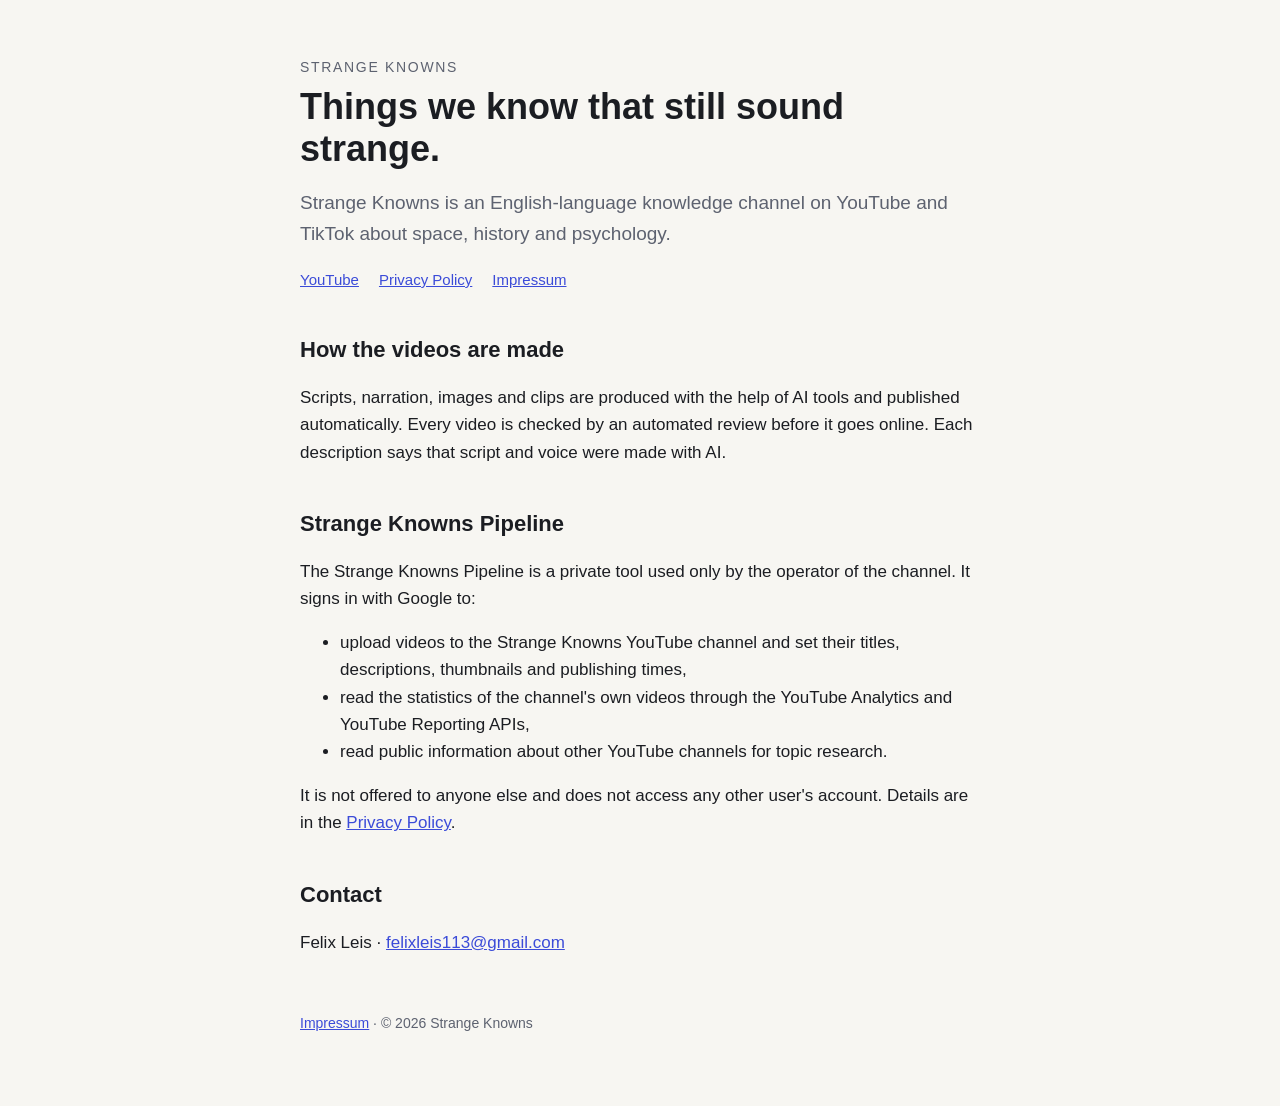
<file: index.html>
<!doctype html>
<html lang="en">
<head>
<meta charset="utf-8">
<meta name="viewport" content="width=device-width, initial-scale=1">
<title>Strange Knowns</title>
<meta name="description" content="Strange Knowns is an English knowledge channel about space, history and psychology.">
<link rel="stylesheet" href="style.css">
</head>
<body>
<main>
  <header>
    <div class="brand">Strange Knowns</div>
    <h1>Things we know that still sound strange.</h1>
    <p class="lead">Strange Knowns is an English-language knowledge channel on YouTube and TikTok about space, history and psychology.</p>
    <nav>
      <a href="https://www.youtube.com/@strangeknowns">YouTube</a>
      <a href="privacy.html">Privacy Policy</a>
      <a href="impressum.html">Impressum</a>
    </nav>
  </header>

  <h2>How the videos are made</h2>
  <p>Scripts, narration, images and clips are produced with the help of AI tools and published automatically. Every video is checked by an automated review before it goes online. Each description says that script and voice were made with AI.</p>

  <h2>Strange Knowns Pipeline</h2>
  <p>The Strange Knowns Pipeline is a private tool used only by the operator of the channel. It signs in with Google to:</p>
  <ul>
    <li>upload videos to the Strange Knowns YouTube channel and set their titles, descriptions, thumbnails and publishing times,</li>
    <li>read the statistics of the channel's own videos through the YouTube Analytics and YouTube Reporting APIs,</li>
    <li>read public information about other YouTube channels for topic research.</li>
  </ul>
  <p>It is not offered to anyone else and does not access any other user's account. Details are in the <a href="privacy.html">Privacy Policy</a>.</p>

  <h2>Contact</h2>
  <p>Felix Leis · <a href="mailto:felixleis113@gmail.com">felixleis113@gmail.com</a></p>

  <footer><a href="impressum.html">Impressum</a> · © 2026 Strange Knowns</footer>
</main>
</body>
</html>
</file>
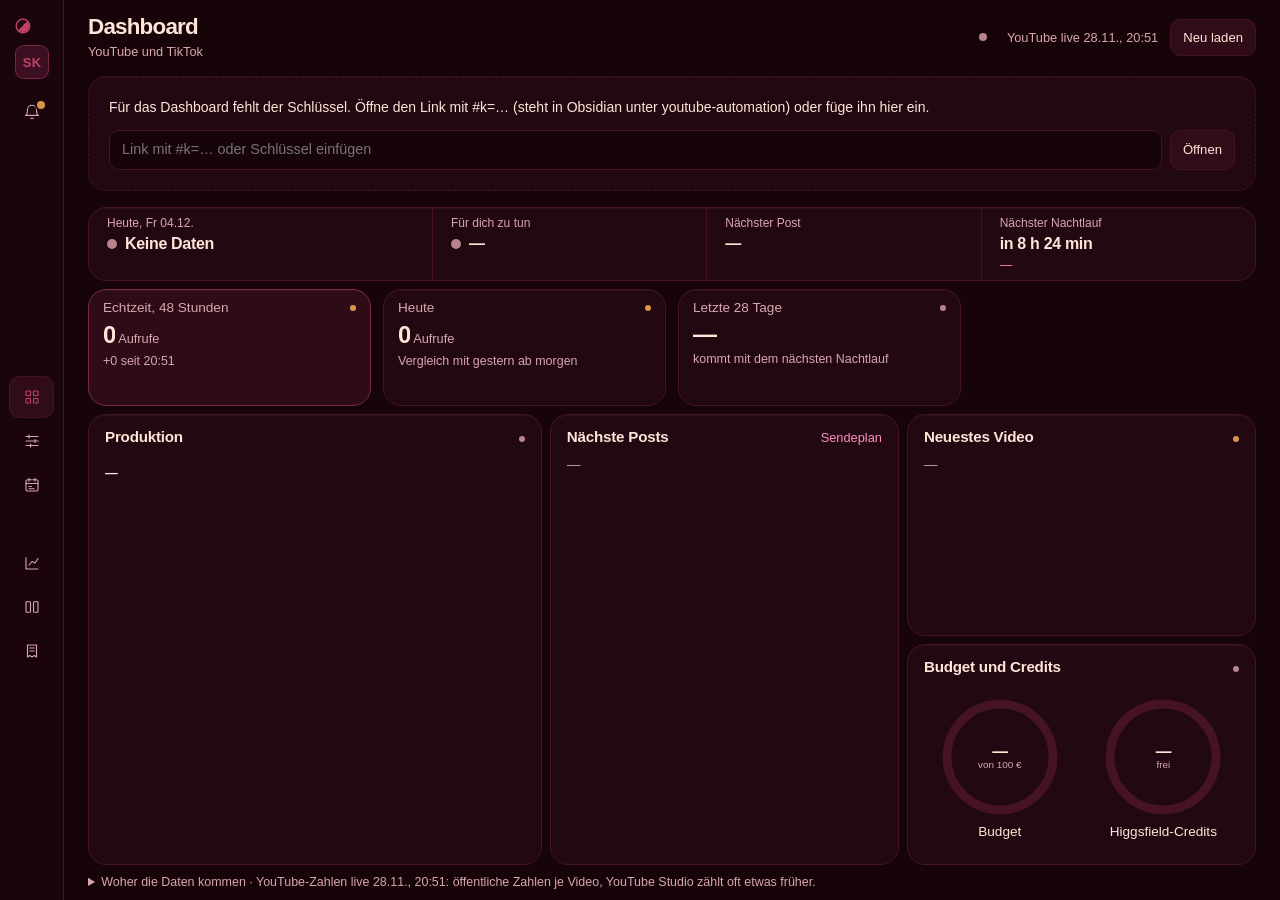
<file: leitstand/index.html>
<!doctype html>
<html lang="de">
<head>
<meta charset="utf-8">
<meta name="viewport" content="width=device-width, initial-scale=1, viewport-fit=cover">
<meta name="robots" content="noindex, nofollow">
<meta name="referrer" content="no-referrer">
<meta name="theme-color" content="#160409">
<meta name="apple-mobile-web-app-capable" content="yes">
<meta name="mobile-web-app-capable" content="yes">
<!-- no start_url in the manifest: the home-screen app opens the URL it was added from, #k= included (iOS keeps its own storage) -->
<link rel="manifest" href="manifest.webmanifest">
<meta name="apple-mobile-web-app-title" content="Dashboard">
<link rel="icon" type="image/png" href="logo.png">
<link rel="apple-touch-icon" href="logo.png">
<title>Dashboard</title>
<script id="palette-boot">/* Felix 08.11.: Weinrot is the default; a stored choice wins, "" = Bühne */ var p = "weinrot"; try { var s = localStorage.getItem("leitstand-palette"); if (s !== null) p = s; } catch (_) { /* private mode: the default */ } if (p) document.documentElement.dataset.palette = p;</script>
<style>
/* Burgarchiv (Felix' Wahl C, 06.11.): slate, warm ink, brass and restrained serif headings.
   The seven existing tabs and their data stay intact; the space band and video are retired. */
:root {
  color-scheme: dark;
  --bg: #191b18; --panel: #22251f; --side: #161814;
  --ink: #eeeade; --muted: #b6b5a7; --faint: #aaa997; --line: #3c4035;
  --accent: #cfb482; --accent-ink: #cfb482; --accent-soft: #353327; --track: #3c4035;
  --ok: #b1c69c; --ok-mark: #8da778; --ok-soft: #2e3928;
  --warn: #dec18a; --warn-mark: #bf9c5b; --warn-soft: #383125;
  --bad: #edaa9e; --bad-mark: #c77b6b; --bad-soft: #3b2a27;
  --none: #30342c; --yt: #edaa9e; --tt: #a0bda7;
  --tip-bg: #eeeade; --tip-ink: #191b18;
  --font: ui-sans-serif, -apple-system, BlinkMacSystemFont, "Segoe UI", sans-serif;
  --font-title: Georgia, "Times New Roman", serif;
  --font-data: ui-monospace, "SF Mono", Menlo, monospace;
}
/* Palette switcher (06.11.): the dot top left swaps these sets live; the choice stays in localStorage.
   Without a choice the Burgarchiv colors above apply. Light sets bring their own status colors. */
html[data-palette="lavendel"] { color-scheme: dark; --bg: #1d1b23; --panel: #25222d; --side: #19171e; --ink: #ede9f2; --muted: #b8b0c2; --faint: #b8b0c2; --line: #403948; --track: #403948; --accent: #c3b1dc; --accent-ink: #c3b1dc; --accent-soft: #373041; --ok: #b5c6ae; --ok-mark: #b5c6ae; --ok-soft: #30392e; --tip-bg: #ede9f2; --tip-ink: #1d1b23; --none: #373041; }
html[data-palette="flieder"] { color-scheme: light; --bg: #efecf2; --panel: #fbf9fd; --side: #e6e0eb; --ink: #312b39; --muted: #696071; --faint: #696071; --line: #d3cbdc; --track: #d3cbdc; --accent: #6e597f; --accent-ink: #6e597f; --accent-soft: #e4dbea; --ok: #41613e; --ok-mark: #41613e; --ok-soft: #e4ebdf; --tip-bg: #312b39; --tip-ink: #efecf2; --warn: #7a5a14; --warn-mark: #b38a2e; --warn-soft: #f2e7cc; --bad: #9a3326; --bad-mark: #c4604f; --bad-soft: #f5dfda; --yt: #a8392c; --tt: #2f6b55; --none: #ddd5e3; }
html[data-palette="abendrot"] { color-scheme: dark; --bg: #252125; --panel: #30292f; --side: #1e1a1e; --ink: #f2e9e5; --muted: #c5b5b9; --faint: #c5b5b9; --line: #493e46; --track: #493e46; --accent: #d5ae96; --accent-ink: #d5ae96; --accent-soft: #443540; --ok: #b7c5a5; --ok-mark: #b7c5a5; --ok-soft: #333d2f; --tip-bg: #f2e9e5; --tip-ink: #252125; --none: #3a3238; }
html[data-palette="sandrose"] { color-scheme: light; --bg: #f3eee9; --panel: #fcfaf7; --side: #ebe2dc; --ink: #3b3034; --muted: #6e5c62; --faint: #6e5c62; --line: #d8ccc6; --track: #d8ccc6; --accent: #8a5459; --accent-ink: #8a5459; --accent-soft: #efdfd9; --ok: #486140; --ok-mark: #486140; --ok-soft: #e6ebdf; --tip-bg: #3b3034; --tip-ink: #f3eee9; --warn: #7a5a14; --warn-mark: #b38a2e; --warn-soft: #f2e7cc; --bad: #9a3326; --bad-mark: #c4604f; --bad-soft: #f5dfda; --yt: #a8392c; --tt: #2f6b55; --none: #e3d9d2; }
html[data-palette="pflaume"] { color-scheme: dark; --bg: #231c2f; --panel: #292335; --side: #1e1828; --ink: #eee9f4; --muted: #b5abc4; --faint: #b5abc4; --line: #3f384d; --track: #3f384d; --accent: #c4b2ea; --accent-ink: #c4b2ea; --accent-soft: #463d5a; --ok: #9fd3b4; --ok-mark: #9fd3b4; --ok-soft: #2c3533; --tip-bg: #eee9f4; --tip-ink: #231c2f; --none: #383145; }
html[data-palette="orca"] { color-scheme: dark; --bg: #272a36; --panel: #2b2c36; --side: #21222c; --ink: #e6e7ee; --muted: #a3a6b5; --faint: #a3a6b5; --line: #3f4350; --track: #3f4350; --accent: #d98bff; --accent-ink: #d98bff; --accent-soft: #353746; --ok: #4cd97b; --ok-mark: #4cd97b; --ok-soft: #25352d; --tip-bg: #e6e7ee; --tip-ink: #272a36; --none: #353746; --bad-mark: #f85a7a; --font-title: ui-monospace, "SF Mono", Menlo, monospace; }
.pal { position: fixed; z-index: 30; top: calc(env(safe-area-inset-top, 0px) + 4px); left: calc(env(safe-area-inset-left, 0px) + 4px);
  display: flex; align-items: center; padding: 2px; border-radius: 999px; border: 1px solid transparent; }
.pal.open { background: color-mix(in srgb, var(--panel) 90%, transparent); border-color: var(--line);
  box-shadow: 0 10px 30px rgb(0 0 0 / .3); -webkit-backdrop-filter: blur(10px); backdrop-filter: blur(10px); }
.pal button { padding: 0; border-radius: 50%; }
.pal-dot { width: 32px; height: 32px; border: 0; background: none; display: grid; place-items: center; }
.pal-dot:hover { border: 0; }
.pal-dot i { width: 12px; height: 12px; border-radius: 50%; background: linear-gradient(135deg, var(--panel) 50%, var(--accent) 50%); box-shadow: 0 0 0 1.5px var(--accent); }
.pal-list { display: flex; gap: 6px; max-width: 0; padding: 4px 0; overflow: hidden; opacity: 0; }
html[data-palette="flieder"], html[data-palette="sandrose"] { --chart: #23893f; }
.pal.open .pal-list { max-width: 360px; padding: 4px 6px 4px 2px; opacity: 1; }
.pal-list button { width: 30px; height: 30px; flex: none; border: 1px solid color-mix(in srgb, var(--ink) 25%, transparent);
  background: linear-gradient(135deg, var(--a) 50%, var(--b) 50%); transform: scale(.2) rotate(-90deg); opacity: 0; }
.pal.open .pal-list button { transform: none; opacity: 1; }
.pal-list button:hover { border-color: var(--ink); }
.pal-list button[aria-checked="true"] { box-shadow: 0 0 0 2px var(--panel), 0 0 0 4px var(--accent); }
@media (prefers-reduced-motion: no-preference) {
  .pal { transition: background-color 240ms ease-out, border-color 240ms ease-out, box-shadow 240ms ease-out; }
  .pal-dot i { transition: transform 420ms cubic-bezier(.3, 1.5, .5, 1); }
  .pal.open .pal-dot i { transform: rotate(180deg) scale(1.25); }
  .pal-list { transition: max-width 460ms cubic-bezier(.2, .9, .25, 1), padding 460ms cubic-bezier(.2, .9, .25, 1), opacity 160ms ease-out; }
  .pal-list button { transition: transform 420ms cubic-bezier(.3, 1.6, .5, 1) calc(var(--i) * 45ms), opacity 200ms ease-out calc(var(--i) * 45ms); }
  body, .card, .sidebar { transition: background-color 300ms ease-out, color 300ms ease-out; }
}
*, *::before, *::after { box-sizing: border-box; }
[hidden] { display: none !important; }
html { -webkit-text-size-adjust: 100%; scroll-padding-top: calc(56px + env(safe-area-inset-top, 0px)); }
body { margin: 0; background: var(--bg); color: var(--ink); font-family: var(--font); font-size: 14px; line-height: 1.5; }
body::before { content: ""; position: fixed; inset: 0 0 auto; height: env(safe-area-inset-top, 0px); z-index: 10; background: var(--bg); }
.wrap { max-width: 1200px; margin: 0 auto; overflow-x: clip; padding-block: 20px 48px;
  padding-left: max(16px, env(safe-area-inset-left, 0px)); padding-right: max(16px, env(safe-area-inset-right, 0px));
  display: grid; gap: 16px; }
h1, h2, h3 { margin: 0; text-wrap: balance; }
h1 { font: 400 2rem/1.15 var(--font-title); letter-spacing: -.02em; }
h2 { font: 400 1.5rem/1.2 var(--font-title); letter-spacing: -.01em; }
h3 { font: 400 1.25rem/1.25 var(--font-title); }
b, strong { font-weight: 500; }
.num, .mono, td.n { font-family: var(--font-data); font-variant-numeric: tabular-nums; }
.muted { color: var(--muted); }
.small { font-size: .8rem; }
button { font: inherit; font-size: .82rem; border: 1px solid var(--line); background: var(--panel); color: var(--ink);
  border-radius: 8px; padding: 8px 12px; cursor: pointer; }
button:hover { border-color: var(--accent); color: var(--accent-ink); }
button:focus-visible, a:focus-visible, [tabindex]:focus-visible { outline: 2px solid var(--accent); outline-offset: 2px; }
a { color: var(--accent-ink); text-decoration: none; }
a:hover { text-decoration: underline; }

/* Sidebar on desktop, a compact scrollable navigation on smaller screens. */
.sidebar { background: var(--side); border: 1px solid var(--line); border-radius: 6px; padding: 20px 16px 0; display: grid; gap: 16px; }
.brand { display: flex; align-items: center; gap: 12px; }
.seal { width: 36px; height: 44px; border: 1px solid var(--accent); border-radius: 4px 4px 12px 12px; color: var(--accent); display: grid; place-items: center; flex: none; font: 16px var(--font-title); }
.brand-name { font-size: 15px; font-weight: 500; }
.brand .sub { font-size: 12px; color: var(--muted); }
header.top { display: flex; flex-wrap: wrap; align-items: center; justify-content: space-between; gap: 16px 24px; padding: 8px 0 20px; border-bottom: 1px solid var(--line); }
.eyebrow { font-size: 12px; color: var(--muted); margin-bottom: 8px; }
header.top .meta { display: flex; flex-wrap: wrap; gap: 8px 12px; align-items: center; min-width: 0; max-width: 100%; }
header.top .meta .muted { overflow-wrap: anywhere; }
nav.jump { display: flex; gap: 4px; overflow-x: auto; scrollbar-width: thin; padding-bottom: 4px; }
nav.jump a { display: flex; align-items: center; gap: 12px; color: var(--muted); font-size: 13px; min-height: 44px; padding: 10px 12px; border-radius: 6px; white-space: nowrap; }
nav.jump a:hover { color: var(--ink); background: var(--panel); text-decoration: none; }
nav.jump a[aria-current="page"] { color: var(--accent); background: var(--accent-soft); box-shadow: inset 2px 0 var(--accent); }
nav.jump svg { display: none; width: 18px; height: 18px; flex: none; fill: none; stroke: currentColor; stroke-width: 1.5; stroke-linecap: round; stroke-linejoin: round; }

.pill { display: inline-flex; align-items: center; gap: 8px; padding: 4px 12px; border-radius: 6px; font-weight: 500; font-size: .8rem; border: 1px solid transparent; }
.pill::before { content: ""; width: 7px; height: 7px; border-radius: 50%; background: currentColor; }
.pill.ok { background: var(--ok-soft); color: var(--ok); border-color: color-mix(in srgb, var(--ok) 25%, transparent); }
.pill.warn { background: var(--warn-soft); color: var(--warn); border-color: color-mix(in srgb, var(--warn) 25%, transparent); }
.pill.bad { background: var(--bad-soft); color: var(--bad); border-color: color-mix(in srgb, var(--bad) 25%, transparent); }
.pill.idle { background: var(--accent-soft); color: var(--accent-ink); }
.delta { display: inline-block; font-family: var(--font-data); font-size: .75rem; font-weight: 500; padding: 1px 8px; border-radius: 5px; border: 1px solid var(--line); color: var(--muted); white-space: nowrap; }
.delta.up { color: var(--ok); background: var(--ok-soft); border-color: color-mix(in srgb, var(--ok) 25%, transparent); }
.delta.down { color: var(--bad); background: var(--bad-soft); border-color: color-mix(in srgb, var(--bad) 25%, transparent); }
.delta.up.cost { color: var(--bad); background: var(--bad-soft); border-color: color-mix(in srgb, var(--bad) 25%, transparent); }
.delta.down.cost { color: var(--ok); background: var(--ok-soft); border-color: color-mix(in srgb, var(--ok) 25%, transparent); }

section.area { display: grid; gap: 12px; min-width: 0; }
section.area:not(.on) { display: none; }
section.area > .title { display: flex; flex-wrap: wrap; align-items: baseline; justify-content: space-between; gap: 4px 16px; }
section.area > .title h2 { font-size: 1.5rem; }
.block { display: grid; gap: 12px; min-width: 0; }
.head { display: flex; flex-wrap: wrap; align-items: baseline; justify-content: space-between; gap: 4px 16px; }
.card { background: var(--panel); border: 1px solid var(--line); border-radius: 6px; padding: 16px; min-width: 0; }
.grid4 { display: grid; grid-template-columns: repeat(auto-fit, minmax(230px, 1fr)); gap: 12px; }
.two { display: grid; grid-template-columns: minmax(0, 1.3fr) minmax(0, 1fr); gap: 16px; }
@media (max-width: 900px) { .two { grid-template-columns: minmax(0, 1fr); } }
.empty { color: var(--muted); font-size: .85rem; }

/* alerts */
.pcard img.sheet { display: block; width: 100%; height: 140px; object-fit: contain; background: var(--line); border-radius: 6px; }     /* 09.11.: the 3 x 3 sheet is a peek, it never outgrows the card */
.alerts { list-style: none; margin: 0; padding: 0; display: grid; gap: 8px; }
.alerts li { display: grid; grid-template-columns: 4px minmax(0, 1fr); background: var(--panel); border: 1px solid var(--line); border-radius: 8px; overflow: hidden; }
.alerts li::before { content: ""; background: var(--faint); }
.alerts li.rot::before { background: var(--bad-mark); }
.alerts li.gelb::before { background: var(--warn-mark); }
.alerts li.gut::before { background: var(--ok-mark); }
.alerts .body { padding: 8px 16px; display: flex; flex-wrap: wrap; gap: 4px 12px; align-items: baseline; min-width: 0; }
.alerts .area { font-size: .75rem; letter-spacing: 0; font-weight: 500; color: var(--muted); min-width: 92px; }
.alerts .txt { min-width: 0; overflow-wrap: anywhere; }
.alerts details { min-width: 0; }
.alerts summary { list-style: none; cursor: pointer; padding: 8px 16px; display: flex; flex-wrap: wrap; gap: 4px 12px; align-items: baseline; }
.alerts summary::-webkit-details-marker { display: none; }
.alerts summary .more { margin-left: auto; font-size: .78rem; color: var(--accent-ink); white-space: nowrap; }
.alerts details[open] summary .more::after { content: " ▴"; } .alerts details:not([open]) summary .more::after { content: " ▾"; }
.alerts summary:focus-visible { outline: 2px solid var(--accent); outline-offset: -2px; }
.done-tag, .ask-tag { font-size: .75rem; font-weight: 500; padding: 1px 8px; border-radius: 5px; }
.done-tag { background: var(--ok-soft); color: var(--ok); } .ask-tag { background: var(--warn-soft); color: var(--warn); }
.why { padding: 0 16px 12px; display: grid; gap: 8px; font-size: .86rem; }
.why dl { margin: 0; display: grid; grid-template-columns: max-content minmax(0, 1fr); gap: 4px 12px; }
.why dt { font-size: .75rem; letter-spacing: 0; color: var(--muted); font-weight: 500; padding-top: 2px; }
.why dd { margin: 0; overflow-wrap: anywhere; }
@media (max-width: 520px) { .why dl { grid-template-columns: minmax(0, 1fr); } .why dt { padding-top: 8px; } }
pre.log, .why pre { max-height: 300px; overflow: auto; background: var(--bg); border: 1px solid var(--line); border-radius: 6px; padding: 8px 12px; font-family: var(--font-data); font-size: .75rem; white-space: pre-wrap; overflow-wrap: anywhere; margin: 0; }
pre.log { max-height: 420px; }
.why .links { display: flex; flex-wrap: wrap; gap: 8px; }
/* Felix 07.11.: an error report to fix from (journal.report in the night, shown on the open alert) */
.frep .fhead { display: flex; flex-wrap: wrap; align-items: center; gap: 8px 12px; }
.frep .fhead .meta { color: var(--muted); font-size: .78rem; font-family: var(--font-data); }
.frep .fhead button { margin-left: auto; font-size: .78rem; }
.kindtag { font-size: .75rem; font-weight: 500; padding: 1px 8px; border-radius: 5px; background: var(--none, var(--line)); color: var(--ink); }
.kindtag.code { background: var(--bad-soft); color: var(--bad); } .kindtag.voruebergehend, .kindtag.extern { background: var(--warn-soft); color: var(--warn); }
.frep dd code { font-family: var(--font-data); font-size: .78rem; background: var(--bg); border: 1px solid var(--line); border-radius: 4px; padding: 0 4px; }
.frep pre.tb .hit { color: var(--bad); font-weight: 600; } .frep pre.tb .own { color: var(--accent-ink); }
.frep details > summary { cursor: pointer; color: var(--accent-ink); font-size: .8rem; }
.frep details > pre { margin-top: 8px; }
.frep .copied { color: var(--muted); font-size: .75rem; }

/* KPI cards (Tremor) with a Plausible-style switch for the big chart */
.kpi { display: grid; gap: 4px; align-content: start; }
.kpi .label { display: flex; align-items: center; gap: 8px; font-size: .85rem; font-weight: 500; }
.kpi .value { font-family: var(--font-title); font-size: 1.85rem; font-weight: 400; letter-spacing: -0.02em; font-variant-numeric: tabular-nums; line-height: 1.2; }
.kpi .value small { font-size: .85rem; font-weight: 400; color: var(--muted); letter-spacing: 0; }
.kpi .from { font-size: .78rem; color: var(--muted); }
.kpi svg.spark, .kpi svg.bars { width: 100%; height: 34px; margin-top: 4px; }
/* S4 (Felix 31.10.): how fresh a number is, live from YouTube or from the last run */
.fresh { margin-left: auto; display: inline-flex; align-items: center; gap: 4px; font-size: .75rem; font-weight: 400; color: var(--muted); white-space: nowrap; }
.fresh:empty { display: none; }
.fresh i { width: 6px; height: 6px; border-radius: 50%; background: var(--faint); flex: none; }
.fresh.live i { background: var(--ok-mark); } .fresh.late i { background: var(--warn-mark); }
.head .fresh { margin-left: 0; }
/* S7: YouTube and TikTok as one split bar */
.split { display: flex; height: 6px; border-radius: 3px; overflow: hidden; background: var(--line); margin-top: 8px; }
.split i { display: block; height: 100%; } .split .yt { background: var(--accent); } .split .tt { background: var(--tt); }
/* S2: newest video */
.latest { display: grid; grid-template-columns: 112px minmax(0, 1fr); gap: 4px 12px; align-items: start; min-width: 0; }
.latest .thumb { grid-row: 1 / 4; }
.latest .t { font-size: .8rem; font-weight: 500; line-height: 1.3; display: -webkit-box; -webkit-box-orient: vertical; -webkit-line-clamp: 2; overflow: hidden; color: inherit; }
.latest .n { font-size: .78rem; color: var(--muted); font-variant-numeric: tabular-nums; display: flex; flex-wrap: wrap; gap: 4px 8px; align-items: center; }
.latest .n b { color: var(--ink); font-size: .95rem; font-weight: 500; }
.latest .w { font-size: .75rem; color: var(--muted); }
.latest svg.spark { grid-column: 1 / -1; width: 100%; height: 26px; }
button.kpi { font: inherit; color: inherit; text-align: left; width: 100%; }
button.kpi:hover { color: inherit; }
.card.pick { cursor: pointer; }
.card.pick:hover { border-color: var(--accent); }
.card.pick[aria-pressed="true"] { border-color: var(--accent); background: var(--accent-soft); }

/* status cards */
.stat { display: grid; gap: 8px; align-content: start; }
.stat .label { font-size: .85rem; font-weight: 500; color: var(--muted); }
.stat .big { font-size: 1.35rem; font-weight: 500; line-height: 1.25; letter-spacing: -0.01em; }
.stat .sub { font-size: .8rem; color: var(--muted); overflow-wrap: anywhere; }
.stat .live { font-size: .75rem; color: var(--ok); }
.stat button.big-btn { all: unset; cursor: pointer; display: grid; gap: 8px; }
.stat button.big-btn:focus-visible { outline: 2px solid var(--accent); outline-offset: 4px; border-radius: 6px; }
.stat .hint { font-size: .76rem; color: var(--accent-ink); }
.quota { display: grid; gap: 4px; }
.quota .row { display: flex; justify-content: space-between; gap: 8px; font-size: .82rem; }
.quota .row span:last-child { font-family: var(--font-data); font-variant-numeric: tabular-nums; color: var(--muted); white-space: nowrap; }
.quota .row b { color: var(--ink); font-weight: 500; }
.bar { position: relative; height: 6px; border-radius: 3px; background: var(--track); }
.bar > i { position: absolute; inset: 0 auto 0 0; border-radius: 3px; background: var(--accent); max-width: 100%; }
.bar > b { position: absolute; top: -3px; bottom: -3px; width: 2px; border-radius: 1px; background: var(--ink); }
.bar.warn > i { background: var(--warn-mark); } .bar.bad > i { background: var(--bad-mark); } .bar.ok > i { background: var(--ok-mark); }
.stack { display: flex; height: 6px; border-radius: 3px; overflow: hidden; background: var(--track); gap: 2px; }
.stack i { display: block; height: 100%; }
.legend { display: grid; gap: 4px; font-size: .78rem; color: var(--muted); }
.legend span::before { content: ""; display: inline-block; width: 8px; height: 8px; border-radius: 2px; margin-right: 8px; background: var(--c); vertical-align: 0; }

.channel-controls { display: grid; gap: 8px; min-width: 0; }
.channel-choices { display: flex; gap: 8px; overflow-x: auto; padding: 4px; scrollbar-width: thin; }
.channel-choices button { flex: none; min-height: 44px; }
.channel-choices button[aria-pressed="true"] { color: var(--accent); background: var(--accent-soft); border-color: var(--accent); }
button:disabled { cursor: default; color: var(--muted); opacity: .65; }

/* deadlines with heartbeat (Healthchecks + Uptime Kuma) */
table.checks { width: 100%; border-collapse: collapse; font-size: .84rem; }
table.checks th { text-align: left; font-size: .75rem; letter-spacing: 0; color: var(--muted); font-weight: 500; padding: 0 12px 8px 0; border-bottom: 1px solid var(--line); }
table.checks td { padding: 12px 12px 12px 0; border-bottom: 1px solid var(--line); vertical-align: middle; }
table.checks tr:last-child td { border-bottom: 0; }
table.checks .name b { font-weight: 500; display: block; }
table.checks .name span { font-size: .76rem; color: var(--muted); }
table.checks .when { font-size: .78rem; color: var(--muted); white-space: nowrap; }
.beats { display: flex; gap: 2px; align-items: center; min-width: 0; }
.beats i { flex: 0 0 auto; width: 5px; height: 20px; border-radius: 2px; background: var(--none); }
.beats i.ok { background: var(--ok-mark); } .beats i.bad { background: var(--bad-mark); } .beats i.warn { background: var(--warn-mark); }
.pct { font-family: var(--font-data); font-size: .75rem; padding: 1px 8px; border-radius: 5px; font-weight: 500; white-space: nowrap; }
.pct.ok { background: var(--ok); color: var(--panel); } .pct.warn { background: var(--warn-mark); color: #111; } .pct.bad { background: var(--bad); color: var(--panel); } .pct.none { background: var(--none); color: var(--muted); }
@media (max-width: 700px) {
  table.checks thead { display: none; }
  table.checks tr { display: grid; grid-template-columns: minmax(0, 1fr) auto; gap: 4px 12px; padding: 12px 0; border-bottom: 1px solid var(--line); }
  table.checks tr:last-child { border-bottom: 0; }
  table.checks td { padding: 0; border: 0; }
  table.checks td.hb { grid-column: 1 / -1; }
  table.checks td.when { grid-column: 1 / -1; }
}

/* step grid over nights (Airflow) */
.sgrid { overflow-x: auto; }
.sgrid table { border-collapse: separate; border-spacing: 3px; font-size: .76rem; }
.sgrid th { font-weight: 400; color: var(--muted); font-family: var(--font-data); font-size: .75rem; padding: 0; text-align: center; vertical-align: bottom; }
.sgrid th.rowh { text-align: right; padding-right: 8px; white-space: nowrap; font-family: var(--font); font-size: .78rem; color: var(--ink); }
.sgrid td { padding: 0; }
.sgrid .c { display: block; width: 18px; height: 18px; border-radius: 4px; background: var(--none); border: 0; padding: 0; box-shadow: none; cursor: default; }
.sgrid .c.ok { background: var(--ok-mark); } .sgrid .c.bad { background: var(--bad-mark); cursor: pointer; } .sgrid .c.warn { background: var(--warn-mark); }
.sgrid .c.ok, .sgrid .c.warn { cursor: pointer; }
.sgrid .c.guess { opacity: .45; }
.sgrid .c[aria-pressed="true"] { box-shadow: 0 0 0 2px var(--ink); }
.sgrid .dur { display: flex; align-items: flex-end; height: 34px; justify-content: center; }
.sgrid .dur i { display: block; width: 12px; border-radius: 2px 2px 0 0; background: var(--accent); opacity: .7; }
.sgrid .dur i.bad { background: var(--bad-mark); }
.gridkey { display: flex; flex-wrap: wrap; gap: 4px 16px; font-size: .76rem; color: var(--muted); }
.gridkey span::before { content: ""; display: inline-block; width: 10px; height: 10px; border-radius: 3px; margin-right: 4px; vertical-align: -1px; background: var(--c); }

/* night steps, production runs */
.steps, .psteps { list-style: none; margin: 0; padding: 0; display: grid; }
.steps li, .psteps li { display: grid; grid-template-columns: 12px minmax(0, 1fr) auto; gap: 4px 12px; align-items: baseline; padding: 8px 0; border-bottom: 1px solid var(--line); font-size: .85rem; }
.steps li:last-child, .psteps li:last-child { border-bottom: 0; }
.steps li.clickable { cursor: pointer; }
.steps li .why { grid-column: 1 / -1; padding: 8px 0 4px; }
.dot { width: 8px; height: 8px; border-radius: 50%; background: var(--ok-mark); align-self: center; }
.dot.bad { background: var(--bad-mark); } .dot.warn { background: var(--warn-mark); }
.steps code, .psteps code { font-family: var(--font-data); font-size: .75rem; color: var(--muted); overflow-wrap: anywhere; }
.psteps .what { min-width: 0; display: flex; flex-wrap: wrap; gap: 2px 8px; align-items: baseline; }
.psteps .facts { font-family: var(--font-data); font-size: .75rem; color: var(--muted); text-align: right; white-space: nowrap; }
.psteps .cause { grid-column: 2 / 4; font-size: .8rem; color: var(--bad); background: var(--bad-soft); border-radius: 5px; padding: 4px 8px; overflow-wrap: anywhere; }
.psteps .cause.warn { color: var(--warn); background: var(--warn-soft); }
.psteps li.end .what { font-weight: 500; }
.psteps li.media .what span:first-child::after { content: " · Higgsfield"; color: var(--muted); font-weight: 400; font-size: .76rem; }
.days { display: flex; flex-wrap: wrap; gap: 8px; }
.days button[aria-pressed="true"] { background: var(--accent); border-color: var(--accent); color: var(--panel); }
.days button.bad:not([aria-pressed="true"]) { border-color: var(--bad); color: var(--bad); }
.run { display: grid; gap: 8px; }
.run + .run { border-top: 1px solid var(--line); padding-top: 12px; margin-top: 12px; }
.run-head { display: flex; flex-wrap: wrap; gap: 4px 12px; align-items: baseline; font-size: .84rem; }
.repair { display: grid; gap: 8px; font-size: .84rem; }
.repair .rhead { display: flex; flex-wrap: wrap; gap: 4px 12px; align-items: baseline; }
.repair ul { margin: 0; padding-left: 20px; display: grid; gap: 2px; overflow-wrap: anywhere; }

/* posting plan: a timeline to slide through, posted on the left, planned on the right (Felix 31.10.) */
.tlbar { display: flex; flex-wrap: wrap; align-items: center; justify-content: space-between; gap: 8px 16px; }
.tlbar .ends { display: flex; gap: 20px; font-size: .78rem; color: var(--muted); }
.tlbar .ends b { font-weight: 500; color: var(--ink); }
.tlnav { display: flex; gap: 8px; }
.tlnav button { min-width: 36px; }
.tl { display: flex; gap: 16px; overflow-x: auto; overflow-y: hidden; scroll-snap-type: x proximity;
  padding: 2px 2px 12px; scrollbar-width: auto; scrollbar-color: var(--faint) transparent; }
.tl:focus-visible { outline: 2px solid var(--accent); outline-offset: 2px; }
.daycol { flex: 0 0 272px; display: flex; flex-direction: column; gap: 12px; min-height: 0; scroll-snap-align: start;
  background: var(--panel); border: 1px solid var(--line); border-radius: 10px; padding: 12px; }
.daycol.is-today { border-color: var(--accent); box-shadow: 0 0 0 1px var(--accent); }
.daycol .dh { display: flex; align-items: baseline; gap: 8px; }
.daycol .dh .wd { font-weight: 500; font-size: 1rem; }
.daycol .dh .dt { font-family: var(--font-data); font-size: .8rem; color: var(--muted); }
.daycol .dh .badge { margin-left: auto; font-size: .75rem; font-weight: 500; padding: 1px 8px; border-radius: 99px; background: var(--accent); color: var(--panel); }
.daycol.past .dh .wd, .daycol.past .dh .dt { color: var(--muted); }
.daycol .body { display: flex; flex-direction: column; gap: 12px; overflow-y: auto; min-height: 0; }
.daycol .plat { font-size: .75rem; font-weight: 500; letter-spacing: 0; color: var(--muted); margin-top: 2px; }
.pcard { display: grid; gap: 8px; color: var(--ink); background: var(--bg); border: 1px solid var(--line); border-radius: 8px; padding: 8px; }
a.pcard:hover { border-color: var(--accent); text-decoration: none; }
.pcard .thumb { font-size: .75rem; text-align: center; padding: 0 12px; }
.pcard .thumb.noimg { aspect-ratio: auto; height: 34px; padding-left: 80px; justify-items: start; }
.pcard .row { display: flex; align-items: center; justify-content: space-between; gap: 8px; }
.pcard .time { font-family: var(--font-data); font-size: .8rem; font-weight: 500; }
.pcard .ttl { font-size: .9rem; font-weight: 500; line-height: 1.35; display: -webkit-box; -webkit-box-orient: vertical; -webkit-line-clamp: 3; overflow: hidden; }
.pcard .stats { font-family: var(--font-data); font-size: .76rem; color: var(--muted); }
.st { font-size: .75rem; font-weight: 500; padding: 1px 8px; border-radius: 99px; border: 1px solid var(--line); color: var(--muted); white-space: nowrap; }
.st.ok { color: var(--ok); background: var(--ok-soft); border-color: transparent; }
.st.bad { color: var(--bad); background: var(--bad-soft); border-color: transparent; }
.st.plan { color: var(--accent-ink); background: var(--accent-soft); border-color: transparent; }
.st.warn { color: var(--warn); background: var(--warn-soft); border-color: transparent; }
/* Kachelcheck 07.11.: the next seven days as squares (Abgesichert), the live dot in the head, the posts' ready tag */
.days7 { display: grid; grid-template-columns: repeat(7, minmax(0, 1fr)); gap: 3px; margin-top: 6px; }
.days7 i { height: 10px; border-radius: 3px; background: var(--none, var(--line)); }
.days7 i.ok { background: var(--ok-mark); } .days7 i.warn { background: var(--warn-mark); } .days7 i.bad { background: var(--bad-mark); }
.vsep { display: grid; align-content: center; gap: 2px; padding: 0 4px 0 12px; border-left: 1px dashed var(--line); font-size: .8rem; color: var(--muted); }
.vsep b { color: var(--ink); font-weight: 500; }
.vcard.prep { opacity: .8; } .vcard.prep .thumb { outline: 1px dashed var(--muted); outline-offset: -1px; }
.livehead { display: inline-flex; align-items: center; color: var(--muted); }
.livehead #t-live { display: none; }      /* the dot alone; #stamp already names the live time */
.ready-tag:empty { display: none; }
.ready-tag .st, .npost .w .st { font-size: .7rem; padding: 0 6px; }
#p-ypp .ypp { display: grid; grid-template-columns: repeat(auto-fit, minmax(220px, 1fr)); gap: 16px; }
#p-log .ticker { max-height: 320px; overflow: auto; }
.pempty { font-size: .8rem; color: var(--faint); border: 1px dashed var(--line); border-radius: 8px; padding: 12px; text-align: center; }

/* video comparison (Felix 31.10.) */
.seg { display: inline-flex; border: 1px solid var(--line); border-radius: 6px; overflow: hidden; flex-wrap: wrap; }
.seg button { border: 0; border-radius: 0; box-shadow: none; padding: 4px 12px; }
.seg button + button { border-left: 1px solid var(--line); }
.seg button[aria-pressed="true"] { background: var(--accent-soft); color: var(--accent-ink); font-weight: 500; }
.cmpbar { display: flex; flex-wrap: wrap; gap: 8px 16px; align-items: center; }
.cmpbar .lbl { font-size: .75rem; color: var(--muted); letter-spacing: 0; font-weight: 500; }
.cmptop { display: grid; grid-template-columns: minmax(0, 2fr) minmax(0, 1fr); gap: 16px; }
@media (max-width: 900px) { .cmptop { grid-template-columns: minmax(0, 1fr); } }
.cbars { display: grid; gap: 8px; }
.cbar { display: grid; grid-template-columns: 26px 64px minmax(0, 1fr) auto; gap: 12px; align-items: center; font-size: .84rem; color: var(--ink); }
a.cbar:hover { text-decoration: none; } a.cbar:hover .lbl > span { color: var(--accent-ink); }
.cbar .pos { font-family: var(--font-data); color: var(--muted); text-align: right; }
.cbar.top .pos { color: var(--accent-ink); font-weight: 500; }
.cbar .thumb { border-radius: 4px; font-size: 0; }
.cbar .lbl { position: relative; padding: 8px 8px; min-width: 0; }
.cbar .lbl i { position: absolute; inset: 0 auto 0 0; background: var(--accent-soft); border-radius: 4px; }
.cbar.top .lbl i { background: color-mix(in srgb, var(--accent) 35%, transparent); }
.cbar .lbl > span { position: relative; display: block; white-space: nowrap; overflow: hidden; text-overflow: ellipsis; }
.cbar .n { font-family: var(--font-data); font-variant-numeric: tabular-nums; min-width: 6ch; text-align: right; }
.ctbl th.sort { cursor: pointer; user-select: none; white-space: nowrap; }
.ctbl th.sort:hover { color: var(--ink); }
.ctbl th[aria-sort] { color: var(--accent-ink); }
.ctbl th[aria-sort="descending"]::after { content: " ▾"; } .ctbl th[aria-sort="ascending"]::after { content: " ▴"; }
.tbl.ctbl td { vertical-align: middle; }
.ctbl td.vid > div { display: flex; gap: 12px; align-items: center; min-width: 260px; }
.ctbl td.vid .thumb { flex: 0 0 72px; font-size: 0; border-radius: 4px; }
.ctbl td.vid a, .ctbl td.vid span.t { color: var(--ink); font-weight: 500; }
.ctbl tr.top td { background: color-mix(in srgb, var(--accent) 8%, transparent); }
.ctbl td.n { white-space: nowrap; }

/* charts */
svg text { fill: var(--muted); font-family: var(--font-data); font-size: 11px; }
.chart { position: relative; }
.chart svg { display: block; width: 100%; height: auto; }
.tip { position: absolute; pointer-events: none; background: var(--tip-bg); color: var(--tip-ink); font-size: .75rem; padding: 4px 8px; border-radius: 6px; font-family: var(--font-data); white-space: nowrap; z-index: 2; }
.tabs { display: inline-flex; border: 1px solid var(--line); border-radius: 6px; overflow: hidden; }
.tabs button { border: 0; border-radius: 0; box-shadow: none; padding: 4px 12px; }
.tabs button + button { border-left: 1px solid var(--line); }
.tabs button[aria-pressed="true"] { background: var(--accent-soft); color: var(--accent-ink); font-weight: 500; }
details.changes summary { cursor: pointer; font-size: .8rem; color: var(--muted); }
details.changes ul { margin: 8px 0 0; padding-left: 20px; font-size: .8rem; display: grid; gap: 2px; max-height: 200px; overflow: auto; }

/* video row (Glance) */
.vrow { display: grid; grid-auto-flow: column; grid-auto-columns: minmax(200px, 220px); gap: 12px; overflow-x: auto; padding-bottom: 8px; scroll-snap-type: x proximity; }
.vcard { display: grid; gap: 8px; align-content: start; scroll-snap-align: start; min-width: 0; }
.thumb { position: relative; aspect-ratio: 16 / 9; max-width: 100%; border-radius: 6px; overflow: hidden; background: var(--line); display: grid; place-items: center; color: var(--muted); font-size: .75rem; }
.thumb img { position: absolute; inset: 0; width: 100%; height: 100%; object-fit: cover; }
.thumb .tag { position: absolute; left: 6px; top: 6px; }
.thumb img.fill { filter: blur(16px) brightness(.55); transform: scale(1.15); }
.thumb img.fit { object-fit: contain; }
.vcard .t { font-size: .84rem; font-weight: 500; line-height: 1.3; display: -webkit-box; -webkit-box-orient: vertical; -webkit-line-clamp: 2; overflow: hidden; color: var(--ink); }
.vstats { display: flex; align-items: center; gap: 12px; font-size: .75rem; color: var(--muted); white-space: nowrap; min-width: 0; }
.vstats > span { display: inline-flex; align-items: center; gap: 4px; }
.vstats b { font-family: var(--font-data); font-variant-numeric: tabular-nums; font-weight: 500; color: var(--ink); }
.vcard .vstats svg { width: 16px; height: 16px; flex: none; fill: none; stroke: currentColor; stroke-width: 1.5; stroke-linecap: round; stroke-linejoin: round; }
.vstats .plan { color: var(--accent-ink); }
.vstats .delta { margin-left: auto; cursor: default; }
.vcard svg { width: 100%; height: 26px; }
.tag { display: inline-block; font-size: .75rem; font-weight: 500; padding: 1px 8px; border-radius: 4px; color: var(--bg); }
.tag.youtube { background: var(--yt); } .tag.tiktok { background: var(--tt); }

/* rank list with bars behind the text (Plausible) */
.rank { display: grid; gap: 4px; }
.rank .rh { display: flex; justify-content: space-between; font-size: .75rem; letter-spacing: 0; color: var(--muted); font-weight: 500; padding: 0 0 4px; }
.rank .r { display: grid; grid-template-columns: minmax(0, 1fr) auto; gap: 12px; align-items: center; font-size: .84rem; }
.rank .r .lbl { position: relative; padding: 4px 8px; min-width: 0; }
.rank .r .lbl i { position: absolute; inset: 0 auto 0 0; background: var(--accent-soft); border-radius: 4px; }
.rank .r .lbl > span { position: relative; display: block; white-space: nowrap; overflow: hidden; text-overflow: ellipsis; }
.rank .r .n { font-family: var(--font-data); font-variant-numeric: tabular-nums; min-width: 4ch; text-align: right; }

.tbl { overflow-x: auto; }
.tbl table { border-collapse: collapse; width: 100%; font-size: .84rem; }
.tbl th { text-align: left; font-size: .75rem; letter-spacing: 0; color: var(--muted); font-weight: 500; padding: 8px 8px; border-bottom: 1px solid var(--line); }
.tbl td { padding: 8px 8px; border-bottom: 1px solid var(--line); vertical-align: top; }
.tbl td.n, .tbl th.n { text-align: right; }

/* Störungen (Felix 02.11.): open ones first, the fixed ones with when and how */
.inc td.lv { width: 10px; padding-right: 0; } .inc td.lv i { display: inline-block; width: 8px; height: 8px; border-radius: 50%; background: var(--warn-mark); margin-top: 4px; }
.inc td.lv i.rot { background: var(--bad-mark); }
.inc .what b { font-weight: 500; display: block; overflow-wrap: anywhere; } .inc .what span { font-size: .76rem; color: var(--muted); display: block; overflow-wrap: anywhere; }
.inc td.when { white-space: nowrap; color: var(--muted); font-size: .78rem; font-family: var(--font-data); font-variant-numeric: tabular-nums; }
.inc td.how { font-size: .8rem; color: var(--muted); overflow-wrap: anywhere; } .inc td.how a { color: var(--accent-ink); }
.inc tr.open td.what b { color: var(--ink); } .inc tr.done { opacity: .78; }
@media (max-width: 700px) { .inc thead { display: none; } .inc tr { display: grid; grid-template-columns: 14px minmax(0, 1fr) auto; gap: 2px 8px; padding: 8px 0; border-bottom: 1px solid var(--line); } .inc td { border: 0; padding: 0; } .inc td.how, .inc td.when.fix { grid-column: 2 / -1; } .inc tr.done td.fix::before { content: "behoben "; } }
.notice { background: var(--panel); border: 1px dashed var(--line); border-radius: 8px; padding: 20px; }
.notice form { display: flex; flex-wrap: wrap; gap: 8px; margin-top: 12px; }
.notice input { flex: 1 1 260px; min-width: 0; font: inherit; font-size: .9rem; padding: 8px 12px; border: 1px solid var(--line); border-radius: 6px; background: var(--bg); color: var(--ink); }
footer { font-size: .78rem; color: var(--muted); }
footer summary { cursor: pointer; }
footer details > div { margin-top: 4px; }

/* ---------- Übersicht (Felix 30.10. abends) ---------- */
#s-overview { grid-template-columns: minmax(0, 1fr); }
/* U1: today bar */
.today { display: grid; grid-template-columns: minmax(0, 1.25fr) repeat(3, minmax(0, 1fr)); gap: 0; padding: 0; }
.today > div { padding: 12px 16px; display: grid; gap: 2px; align-content: start; min-width: 0; }
.today > div + div { border-left: 1px solid var(--line); }
.today .label { font-size: .75rem; letter-spacing: 0; font-weight: 500; color: var(--muted); }
.today .val { font-size: 1.15rem; font-weight: 500; letter-spacing: 0; font-variant-numeric: tabular-nums; white-space: nowrap; overflow: hidden; text-overflow: ellipsis; }
.today .sub { font-size: .78rem; color: var(--muted); white-space: nowrap; overflow: hidden; text-overflow: ellipsis; }
.today .state { display: flex; align-items: center; gap: 8px; }
.today .state i { width: 10px; height: 10px; border-radius: 50%; background: var(--faint); flex: none; }
.today .state.ok i { background: var(--ok-mark); } .today .state.warn i { background: var(--warn-mark); } .today .state.bad i { background: var(--bad-mark); }
.today .state.ok { color: var(--ok); } .today .state.warn { color: var(--warn); } .today .state.bad { color: var(--bad); }
.today button.big-btn:not(.val) { all: unset; cursor: pointer; font-size: .78rem; color: var(--accent-ink); white-space: nowrap; overflow: hidden; text-overflow: ellipsis; }
.today button.val { appearance: none; background: none; border: 0; padding: 0; text-align: left; font-family: inherit; cursor: pointer; }
.today button.val:disabled { cursor: default; }
.today button.big-btn:focus-visible { outline: 2px solid var(--accent); outline-offset: 2px; border-radius: 4px; }
.livedot { display: inline-block; width: 8px; height: 8px; border-radius: 50%; background: var(--faint); margin-right: 8px; vertical-align: 1px; }
.livedot.on { background: var(--ok-mark); }
@media (max-width: 760px) { .today { grid-template-columns: minmax(0, 1fr) minmax(0, 1fr); } .today > div:nth-child(3) { border-left: 0; } .today > div:nth-child(n+3) { border-top: 1px solid var(--line); } }

.ovgrid { display: grid; grid-template-columns: repeat(2, minmax(0, 1fr)); gap: 12px; }
@media (max-width: 900px) { .ovgrid { grid-template-columns: minmax(0, 1fr); } }
.ovgrid > .card { display: grid; gap: 12px; align-content: start; }

/* U4: production as a flow of nodes */
.flow { display: flex; align-items: flex-start; gap: 0; padding-top: 4px; }
.flow .node { flex: 0 1 60px; min-width: 0; display: grid; justify-items: center; gap: 8px; text-align: center; }
.flow .node i { width: 26px; height: 26px; border-radius: 50%; border: 2px solid var(--line); background: var(--panel); display: grid; place-items: center; font-style: normal; font-size: .75rem; font-weight: 500; color: var(--muted); }
.flow .node span { font-size: .75rem; color: var(--muted); line-height: 1.2; max-width: 100%; overflow: hidden; text-overflow: ellipsis; }
.flow .node.done i { background: var(--accent); border-color: var(--accent); color: var(--panel); }
.flow .node.now i { border-color: var(--accent); color: var(--accent-ink); }
.flow .node.now span { color: var(--ink); font-weight: 500; }
.flow .node.stop i { background: var(--bad); border-color: var(--bad); color: var(--panel); }
.flow .node.stop span { color: var(--bad); font-weight: 500; }
.flow .link { flex: 1 1 auto; min-width: 4px; height: 2px; margin-top: 12px; background: var(--line); position: relative; overflow: hidden; border-radius: 1px; }
.flow .link.done { background: var(--accent); }
.flow .link.go { background: var(--accent); }
.roadmap { display: grid; gap: 8px; }
.roadmap .rm { display: grid; gap: 4px; font-size: .8rem; border-top: 1px solid var(--line); padding-top: 8px; }
.roadmap .rm b { font-weight: 500; }
.roadmap .rm .path { display: flex; flex-wrap: wrap; gap: 4px 8px; align-items: baseline; color: var(--muted); }
.roadmap .rm .path span.now { color: var(--ink); font-weight: 500; }
.roadmap .rm .path i { font-style: normal; color: var(--muted); }
.flowcause { font-size: .8rem; color: var(--bad); background: var(--bad-soft); border-radius: 5px; padding: 4px 8px; overflow-wrap: anywhere; }
/* Phase 5 (05.11.): the whole flow from dashboard.flow (events.py): every step of the night, media side by
   side, repeats, data age. Same look as the six-node chain; more states, wraps on narrow screens. */
.flow.full { flex-wrap: wrap; row-gap: 12px; }
.flow.full .node { flex: 0 1 58px; position: relative; }
.flow.full .link { flex: 1 1 6px; max-width: 36px; }
.flow .node.fail i { background: var(--bad); border-color: var(--bad); color: var(--panel); }
.flow .node.fail span { color: var(--bad); font-weight: 500; }
.flow .node.wait i { border-color: var(--warn-mark); color: var(--warn); border-style: dashed; }
.flow .node.wait span { color: var(--warn); }
.flow .node.last i { border-color: var(--accent); color: var(--accent-ink); box-shadow: 0 0 0 3px var(--accent-soft); }
.flow .node.blocked i, .flow .node.unknown i { border-style: dashed; color: var(--faint); }
.flow .node.blocked span, .flow .node.unknown span { color: var(--faint); }
.flow .node.earlier i { background: var(--line); border-color: var(--line); color: var(--muted); }
.flow .node .rep { position: absolute; top: -6px; right: 4px; font-size: .75rem; font-weight: 500; background: var(--warn-soft); color: var(--warn); border-radius: 8px; padding: 0 4px; font-style: normal; }
.flow .node .kids { display: grid; gap: 2px; width: 100%; }
.flow .node .kids b { font-size: .75rem; font-weight: 500; border-radius: 4px; padding: 1px 4px; background: var(--accent-soft); color: var(--accent-ink); white-space: nowrap; overflow: hidden; text-overflow: ellipsis; }
.flow .node .kids b.ok { background: var(--ok-soft); color: var(--ok); } .flow .node .kids b.bad { background: var(--bad-soft); color: var(--bad); }
.flow .node .kids b.wait { background: var(--warn-soft); color: var(--warn); } .flow .node .kids b.none { background: var(--bg); color: var(--faint); }
.flowstamp { display: flex; flex-wrap: wrap; gap: 4px 12px; align-items: center; font-size: .75rem; color: var(--muted); }
.flowstamp .pill { font-size: .75rem; padding: 1px 8px; }
/* Entwurf D "Nachtflugtafel" (06.11.): the production card as a departure board */
.flow.board { display: grid; gap: 12px; padding-top: 0; }
.flow.board .dhero { display: grid; gap: 8px; }
.flow.board .dprog { display: flex; gap: 12px; align-items: center; }
.flow.board .dnum { font-family: var(--font-title); font-size: clamp(2.6rem, 7vw, 3.6rem); font-weight: 400; letter-spacing: -.02em; line-height: 1; font-variant-numeric: tabular-nums; }
.flow.board .dnum small { font-size: 1.1rem; letter-spacing: 0; color: var(--muted); }
.flow.board .dprog p { margin: 0; font-weight: 500; }
.flow.board .dseg { display: flex; gap: 4px; align-items: center; }
.flow.board .dseg i { flex: 1 1 0; height: 12px; border: 1px solid var(--faint); border-radius: 3px; }
.flow.board .dseg i.gend { margin-right: 8px; }
.flow.board .dseg i.done { background: var(--ok-mark, var(--ok)); border-color: var(--ok-mark, var(--ok)); }
.flow.board .dseg i.earlier { background: repeating-linear-gradient(135deg, var(--ok) 0 2px, var(--panel) 2px 5px); border-color: var(--ok); }
.flow.board .dseg i.now { height: 18px; border-radius: 50% 50% 3px 3px; background: var(--accent); border-color: var(--accent); }
.flow.board .dseg i.last { background: var(--accent-soft); border-color: var(--accent); }
.flow.board .dseg i.wait { background: var(--warn-soft); border: 2px dashed var(--warn-mark, var(--warn)); }
.flow.board .dseg i.fail { background: var(--bad-mark, var(--bad)); border-color: var(--bad-mark, var(--bad)); clip-path: polygon(0 0, 100% 0, 100% 65%, 65% 65%, 65% 100%, 0 100%); }
.flow.board .dseg i.blocked, .flow.board .dseg i.unknown { border-style: dashed; }
.flow.board .dsignal { all: unset; box-sizing: border-box; cursor: pointer; display: grid; gap: 2px; background: var(--bad-soft); border-left: 4px solid var(--bad-mark, var(--bad)); border-radius: 4px 10px 10px 4px; padding: 12px 12px; color: var(--bad); }
.flow.board .dsignal small { font-family: var(--font-data); font-size: .75rem; letter-spacing: 0; }
.flow.board .dsignal b { font-size: 1.05rem; letter-spacing: -.02em; }
.flow.board .dsignal span { font-size: .78rem; }
.flow.board .dsignal:focus-visible, .flow.board summary:focus-visible { outline: 2px solid var(--accent); outline-offset: 2px; }
.flow.board .dgroups { display: grid; grid-template-columns: repeat(auto-fit, minmax(170px, 1fr)); gap: 4px 16px; border-top: 1px dashed var(--line); padding-top: 12px; }
.flow.board .dghead { list-style: none; cursor: pointer; display: flex; gap: 8px; font-size: .75rem; font-weight: 500; padding-bottom: 8px; border-bottom: 2px solid var(--line); }
.flow.board .dghead::-webkit-details-marker, .flow.board .node summary::-webkit-details-marker { display: none; }
.flow.board .dghead b { margin-left: auto; font-family: var(--font-data); font-size: .75rem; color: var(--muted); font-weight: 500; }
.flow.board .node { display: block; justify-items: stretch; gap: 0; width: auto; flex: none; text-align: left; position: static; border-bottom: 1px solid var(--line); }
.flow.board .node summary { list-style: none; cursor: pointer; display: grid; grid-template-columns: 20px minmax(0, 1fr); column-gap: 8px; align-items: center; padding: 8px 0; }
.flow.board .node summary small { grid-column: 2; font-size: .75rem; color: var(--muted); overflow-wrap: anywhere; }
.flow.board .node .lbl { font-size: .78rem; font-weight: 500; color: var(--ink); max-width: none; white-space: normal; }
.flow.board .node i { position: relative; width: 18px; height: 18px; border-width: 1px; font-size: .75rem; grid-row: span 2; }
.flow.board .node.done i { background: var(--ok-soft); border-color: var(--ok); color: var(--ok); }
.flow.board .node.earlier i { background: transparent; border: 1px dashed var(--ok); color: var(--ok); }
.flow.board .node.now i { background: var(--accent); border-color: var(--accent); color: var(--panel); }
.flow.board .node.wait i, .flow.board .node.fail i { border-radius: 4px; }
.flow.board .node.fail i { background: var(--bad-soft); border-color: var(--bad); color: var(--bad); }
.flow.board .node.fail .lbl { color: var(--bad); }
.flow.board .node.blocked .lbl, .flow.board .node.unknown .lbl { color: var(--muted); }
.flow.board .node .rep { top: -10px; right: auto; left: -8px; }
.flow.board .dbody { font-size: .75rem; padding: 0 0 8px 28px; overflow-wrap: anywhere; display: grid; gap: 4px; }
.flow.board .dbody p { margin: 0; } .flow.board .dbody p.bad { color: var(--bad); }
.flow.board .dbody dl { display: grid; grid-template-columns: 1fr auto; gap: 1px 8px; margin: 0; }
.flow.board .dbody dt { color: var(--muted); } .flow.board .dbody dd { margin: 0; font-family: var(--font-data); }
.flow.board .node .kids { width: auto; }
@media (max-width: 520px) { .flow.board .node { width: auto; } .flow.board .node .lbl { font-size: .8rem; } .flow.board .dbody { padding-left: 0; } }
.errcard { display: grid; gap: 4px; font-size: .8rem; border: 1px solid color-mix(in srgb, var(--bad) 30%, var(--line)); border-radius: 6px; padding: 8px 12px; background: var(--panel); }
.errcard b.title { color: var(--bad); }
.errcard dl { display: grid; grid-template-columns: max-content 1fr; gap: 2px 12px; margin: 0; }
.errcard dt { color: var(--muted); } .errcard dd { margin: 0; overflow-wrap: anywhere; }
.errcard code { font-family: var(--font-data); font-size: .75rem; background: var(--bg); border-radius: 4px; padding: 1px 4px; }
.errcard .tag { display: inline-block; font-size: .75rem; border-radius: 4px; padding: 0 8px; background: var(--warn-soft); color: var(--warn); }
.errcard .tag.ok { background: var(--ok-soft); color: var(--ok); } .errcard .tag.off { background: var(--bg); color: var(--muted); }
.psteps .try { font-size: .75rem; font-weight: 500; border-radius: 8px; padding: 0 4px; background: var(--warn-soft); color: var(--warn); }
@media (max-width: 520px) { .flow .node { width: 48px; } .flow .node span { font-size: .75rem; } }

/* U2: next posts */
.nextposts { display: grid; grid-template-columns: repeat(3, minmax(0, 1fr)); gap: 12px; }
.npost { display: grid; gap: 4px; align-content: start; min-width: 0; color: inherit; }
.npost .thumb { aspect-ratio: 16 / 9; }
.npost .thumb.blank { background: var(--line); }
.npost .t { font-size: .8rem; font-weight: 500; line-height: 1.3; display: -webkit-box; -webkit-box-orient: vertical; -webkit-line-clamp: 2; overflow: hidden; }
.npost .w { font-size: .75rem; color: var(--muted); font-variant-numeric: tabular-nums; white-space: nowrap; overflow: hidden; text-overflow: ellipsis; }
.npost .w b { color: var(--accent-ink); font-weight: 500; }
@media (max-width: 520px) { .nextposts { grid-template-columns: repeat(2, minmax(0, 1fr)); } .nextposts > :nth-child(3) { display: none; } }

/* U5: rings */
.rings { display: grid; grid-template-columns: repeat(2, minmax(0, 1fr)); gap: 12px; }
.ring { all: unset; display: grid; justify-items: center; gap: 4px; text-align: center; min-width: 0; }
button.ring { cursor: pointer; }
button.ring:focus-visible { outline: 2px solid var(--accent); outline-offset: 2px; border-radius: 8px; }
.ring .dial { position: relative; width: 92px; height: 92px; }
.ring svg { width: 100%; height: 100%; transform: rotate(-90deg); }
.ring circle { fill: none; stroke-width: 6; }
.ring circle.track { stroke: var(--track); }
.ring circle.arc { stroke: var(--accent); stroke-linecap: round; }
.ring.warn circle.arc { stroke: var(--warn-mark); } .ring.bad circle.arc { stroke: var(--bad-mark); } .ring.ok circle.arc { stroke: var(--ok-mark); }
.ring.cred circle.arc { stroke: var(--tt); }
.ring .mid { position: absolute; inset: 0; display: grid; place-content: center; line-height: 1.1; }
.ring .mid b { font-size: 1.05rem; font-weight: 500; font-variant-numeric: tabular-nums; letter-spacing: 0; }
.ring .mid small { font-size: .75rem; color: var(--muted); }
.ring .name { font-size: .8rem; font-weight: 500; }
.ring .note { font-size: .75rem; color: var(--muted); line-height: 1.3; max-width: 100%; white-space: nowrap; overflow: hidden; text-overflow: ellipsis; }

/* L2: live ticker */
.ticker { list-style: none; margin: 0; padding: 0; display: grid; }
.ticker li { display: grid; grid-template-columns: 52px 8px minmax(0, 1fr); gap: 8px; align-items: baseline; padding: 4px 0; border-bottom: 1px solid var(--line); font-size: .82rem; }
.ticker li:last-child { border-bottom: 0; }
.ticker time { font-family: var(--font-data); font-size: .75rem; color: var(--muted); white-space: nowrap; }
.ticker .k { width: 8px; height: 8px; border-radius: 50%; background: var(--accent); align-self: center; }
.ticker .k.up { background: var(--ok-mark); } .ticker .k.pub { background: var(--yt); } .ticker .k.tt { background: var(--tt); } .ticker .k.bad { background: var(--bad-mark); } .ticker .k.sys { background: var(--warn-mark); } .ticker .k.night { background: var(--faint); }
.ticker .x { min-width: 0; white-space: nowrap; overflow: hidden; text-overflow: ellipsis; }
.ticker .x b { font-weight: 500; }
.ticker .x span { color: var(--muted); }

/* Unslop (heydamir/unslop, CC BY 4.0): one entrance; only an active production step loops. */
@media (prefers-reduced-motion: no-preference) {
  button, nav.jump a { transition: color 160ms cubic-bezier(.22, 1, .36, 1), background-color 160ms cubic-bezier(.22, 1, .36, 1), border-color 160ms cubic-bezier(.22, 1, .36, 1); }
  .flow:not(.board) .node.now i, .flow.board .dseg i.now { animation: active-step 1.8s cubic-bezier(.22, 1, .36, 1) infinite alternate; }
  @keyframes active-step { to { opacity: .45; } }
  .intro { animation: rise 320ms cubic-bezier(.22, 1, .36, 1) both; }
  /* Tab change (Felix 06.11., second round "slower, more interesting"): the tab glides in with the
     iOS swipe curve (fast start, long settle; Flutter's fastLinearToSlowEaseIn) and comes into focus.
     The tiles follow as a wave that starts on the side the swipe came from (a tap starts top left):
     each one sharpens out of a blur, rises a little and settles with a slight spring. --d per tile
     is set in animateIn from its position. */
  section.area.enter.from-right { --dx: 56px; } section.area.enter.from-left { --dx: -56px; }
  /* MacBook trackpad: the same glide, up or down, a little farther for the taller tab */
  section.area.enter.from-below { --dy: 72px; } section.area.enter.from-above { --dy: -72px; }
  section.area.enter { animation: tab-in 700ms cubic-bezier(.18, 1, .04, 1) both; }
  section.area.enter .tile-in { animation: tile-fade 720ms cubic-bezier(.25, .8, .25, 1) both, tile-rise 900ms cubic-bezier(.34, 1.36, .64, 1) both;
    animation-delay: var(--d, 0ms); transform-origin: 50% 100%; }
  @keyframes tab-in { from { transform: translate(var(--dx, 0), var(--dy, 0)); filter: blur(3px); } }
  @keyframes tile-fade { from { opacity: 0; filter: blur(8px) saturate(.6); } }
  @keyframes tile-rise { from { transform: translateY(18px) scale(.94); } }
  @keyframes rise { from { opacity: 0; transform: translateY(8px); } }
}

/* One screen per tab (Felix 30.10.): from 1000 × 620 the open tab fills the window, and only long
   lists scroll inside their own card. Smaller screens keep the normal page scroll. */
.pane { display: flex; flex-direction: column; gap: 8px; min-width: 0; min-height: 0; }
@media (min-width: 1000px) and (min-height: 620px) {
  .wrap { display: grid; grid-template-columns: 64px minmax(0, 1fr); grid-template-rows: auto auto minmax(0, 1fr) auto;
    grid-template-areas: "side head" "side notice" "side content" "side foot";
    height: 100vh; height: 100dvh; max-width: 1680px; padding: 0 24px 0 0; gap: 0 24px; }
  .sidebar { grid-area: side; border: 0; border-right: 1px solid var(--line); border-radius: 0; padding: 32px 16px; display: flex; flex-direction: column; gap: 32px; overflow-y: auto; }
  nav.jump { display: grid; align-content: start; overflow: visible; padding: 0; }
  nav.jump svg { display: block; }
  /* MacBook (Felix 06.11.): a tighter head so every tab fits a 14" window; head and foot sit above
     the tab so its vertical glide slides in underneath them */
  header.top { grid-area: head; margin-bottom: 12px; padding-top: 20px; padding-bottom: 12px; }
  header.top, footer { position: relative; z-index: 1; background: var(--bg); }
  #nodata { grid-area: notice; margin-bottom: 16px; }
  section.area.on { grid-area: content; min-height: 0; overflow: auto; align-content: start; }
  footer { grid-area: foot; padding: 8px 0; }
  .pane > .scroll { flex: 0 1 auto; min-height: 0; overflow: auto; }
  .pane > .grow { flex: 1 1 0; min-height: 0; }
  #s-overview > .title { display: none; }
  /* Übersicht fills the window: the production row keeps its height, the bottom row takes what is
     left and scrolls inside a card only on small windows */
  #s-overview.on { gap: 6px; display: flex; flex-direction: column; overflow: hidden; }
  #s-overview .ovgrid { flex: 1 1 0; min-height: 0; grid-template-rows: minmax(0, auto) minmax(0, 1fr); }
  #s-overview .ovgrid > .card { min-height: 0; overflow: auto; }
  header.top h1 { font-size: 1.6rem; } header.top .eyebrow { margin-bottom: 2px; }
  #o-rings { grid-template-columns: minmax(0, 1fr); }
  #s-overview .kpi .from { white-space: nowrap; overflow: hidden; text-overflow: ellipsis; }
  .ring .dial { width: 56px; height: 56px; }
  #s-overview .kpi { padding: 10px 16px; gap: 2px; } #s-overview .kpi svg.spark { height: 24px; }
  .today > div { padding-block: 4px; }
  #s-overview .ovgrid { gap: 6px 12px; } #s-overview .ovgrid > .card { gap: 8px; padding: 10px 16px; }
  .ring .mid b { font-size: .88rem; } .ring .mid small { font-size: .64rem; }
  .ring { gap: 2px; } .flow { padding-top: 0; }
  #s-overview .kpi svg.bars { height: 24px; }
  #kpis { grid-template-columns: repeat(4, minmax(0, 1fr)); }      /* one row, so the overview stays one screen */
  #kpis .kpi { min-width: 0; overflow: hidden; grid-template-columns: minmax(0, 1fr); }
  #kpis .from { white-space: nowrap; overflow: hidden; text-overflow: ellipsis; }
  #kpis .label > span:first-child, #kpis .value { white-space: nowrap; overflow: hidden; text-overflow: ellipsis; min-width: 0; }
  #kpis .label .delta { white-space: nowrap; min-width: 0; overflow: hidden; text-overflow: ellipsis; flex-shrink: 10; }
  #s-overview .ovgrid { grid-template-columns: repeat(3, minmax(0, 1fr)); grid-template-areas: "flow flow posts" "rings latest posts"; }
  #o-flow { grid-area: flow; } #o-posts { grid-area: posts; } #o-latest { grid-area: latest; } #o-rings { grid-area: rings; }
  #kpis-chan .kpi, #kpis-cost .kpi { padding: 12px 16px; gap: 2px; } #kpis-chan .kpi svg.spark, #kpis-cost .kpi svg.spark { height: 24px; }
  #s-overview .nextposts { grid-template-columns: minmax(0, 1fr); gap: 8px; }
  #s-overview .npost { grid-template-columns: 112px minmax(0, 1fr); grid-template-rows: auto 1fr; column-gap: 12px; align-items: start; }
  #s-overview .npost .thumb { grid-row: 1 / 3; }
  #s-overview .npost .t { -webkit-line-clamp: 2; }
  .card.block { align-content: start; }
  #s-runs.on { overflow: hidden; align-content: stretch; grid-template-columns: repeat(3, minmax(0, 1fr));
    grid-template-rows: auto minmax(0, 1.1fr) minmax(0, 1fr) minmax(0, .7fr);
    grid-template-areas: "t t t" "checks checks grid" "night repair prod" "log log log"; }
  #p-log { grid-area: log; min-height: 0; } #s-runs #p-log { overflow: auto; } #p-log .ticker { max-height: none; flex: 1 1 0; min-height: 3.6em; overflow: auto; }
  table.checks td { padding-block: 4px; }
  #s-runs .two { display: contents; }
  #s-runs > .title { grid-area: t; } #p-checks { grid-area: checks; } #p-grid { grid-area: grid; }
  #p-night { grid-area: night; } #p-repair { grid-area: repair; } #p-prod { grid-area: prod; }
  #p-night > .card, #p-repair > .card, #p-prod > .card { flex: 1 1 0; }
  #s-runs .pane { overflow: hidden; }      /* a short window never lets one card run into the next */
  #p-prod .days { flex-wrap: nowrap; overflow-x: auto; flex: none; }
  pre.log { max-height: none; }
  #s-plan.on { overflow: hidden; align-content: stretch; grid-template-rows: auto auto minmax(0, 1fr); }
  #s-plan .tl { min-height: 0; }
  /* everything of a day on screen (Felix 31.10.): pictures shrink when the column is short, text and numbers stay */
  #s-plan .daycol .body { overflow-y: auto; scrollbar-width: none; }
  #s-plan .daycol .body > * { flex: none; }
  #s-plan .daycol .body > .pcard { flex: none; display: flex; flex-direction: column; overflow: hidden; }
  #s-plan .pcard > * { flex: none; }
  #s-plan .pcard > .thumb:not(.noimg) { flex: none; }
  #s-plan .pcard .ttl { -webkit-line-clamp: 2; }
  #s-compare.on { overflow: hidden; align-content: stretch; grid-template-rows: auto auto auto minmax(0, 1fr); }
  #s-compare .cmptop > .card { max-height: 34vh; overflow: auto; }
  #s-compare #p-ctbl { min-height: 0; }
  #s-channel.on { align-content: stretch; grid-template-columns: minmax(0, 1.7fr) minmax(0, 1fr);
    grid-template-rows: auto auto auto minmax(180px, 1fr) minmax(0, auto); grid-template-areas: "t t" "selector selector" "k k" "views ypp" "vids vids"; overflow: hidden; }
  #p-views, #p-vids { min-height: 0; overflow: auto; }
  #channel-controls { grid-area: selector; display: flex; flex-wrap: wrap; align-items: center; gap: 8px 24px; }
  #s-channel .vrow { grid-auto-columns: minmax(172px, 184px); }
  #s-channel .vstats { gap: 8px; overflow: hidden; } #s-channel .vstats > span[title="Likes"], #s-channel .vstats > span:first-child svg { display: none; }      /* 172px cards: age, views, factor fit; likes stay in the comparison tab */
  #s-channel > .title { grid-area: t; } #kpis-chan { grid-area: k; } #p-views { grid-area: views; } #p-ypp { grid-area: ypp; overflow: auto; align-content: start; } #p-ypp .ypp { grid-template-columns: minmax(0, 1fr); } #p-vids { grid-area: vids; }
  #views-chart svg { height: 100%; }
  #s-costs.on { overflow: hidden; align-content: stretch; grid-template-rows: auto auto minmax(0, 1fr); }
  #s-costs .two { min-height: 0; }
  #s-incidents.on { display: flex; flex-direction: column; overflow: auto; }
  #s-incidents > * { flex: none; }
  #s-incidents #inc-history { flex: 1 0 220px; min-height: 220px; overflow: hidden; }
  #s-costs .two > .card { overflow: auto; }
}
/* Phone (Felix 01.11.): a smaller head, bigger tab targets, one day of the Sendeplan per screen width */
/* Phone and tablet (Felix 06.11.): the brand scrolls away, then the tab bar stays at the top of the
   screen. --brand-h (set by the script at the end) is the part above the tabs; .stuck lifts the bar with a shadow. On desktop the page does not scroll, nothing changes. */
@media (min-width: 1000px) and (min-height: 620px) and (max-height: 799px) {
  #p-grid .head .muted, #p-prod .head .muted { display: none; }      /* short window: drop the explanations, keep the data */
  #p-grid .gridkey { display: none; }
}
@media (min-width: 1000px) and (max-width: 1299px) and (min-height: 620px) {
  #kpis .fresh { font-size: 0; gap: 0; }      /* narrow window: freshness as the dot only, text stays in the tooltip */
  #kpis .value { font-size: 1.5rem; }
}
@media not all and (min-width: 1000px) and (min-height: 620px) {
  .sidebar { position: sticky; z-index: 9; top: calc(env(safe-area-inset-top, 0px) - var(--brand-h, 80px)); }
  .sidebar.stuck { border-top-left-radius: 0; border-top-right-radius: 0; box-shadow: 0 12px 24px -14px rgb(0 0 0 / .55); }
  /* Felix 07.11.: the palette dot stays where it sits at the top and scrolls away with the brand,
     and the Dashboard head (status, reload) only shows on the Übersicht tab. */
  .pal { position: absolute; }
  body:has(#s-overview:not(.on)) header.top { display: none; }
}
@media (max-width: 700px) {
  header.top { padding: 0 0 16px; gap: 12px; }
  header.top .meta { gap: 8px; }
  nav.jump a { gap: 8px; padding-block: 12px; }
  .flow.board .dghead { min-height: 44px; align-items: center; }
  .seg button, .tabs button, .tlnav button, #reload, #keyform button { min-height: 44px; }
  .daycol { flex-basis: calc(100vw - 64px); }
  /* Felix 08.11.: one swipe = one day, never stuck between two */
  .tl { scroll-snap-type: x mandatory; scroll-padding-inline: 2px; }
  .daycol { scroll-snap-stop: always; }
}
/* Phone (Felix 06.11.): an app tab bar at the bottom like Instagram/TikTok: edge to edge, solid,
   a hairline on top, icons only (the names stay for screen readers, font-size 0), the active icon
   in the accent color with a heavier stroke and a small pop. Tablets keep the sticky bar on top. */
@media (max-width: 700px) {
  .sidebar { position: static; padding-bottom: 20px; }
  .sidebar.stuck { box-shadow: none; border-radius: 6px; }
  .wrap { padding-bottom: calc(76px + env(safe-area-inset-bottom, 0px)); }
  nav.jump, .sidebar.stuck nav.jump { position: fixed; z-index: 20; left: 0; right: 0; bottom: 0; margin: 0; gap: 0; overflow: visible;
    display: grid; grid-auto-flow: column; grid-auto-columns: minmax(0, 1fr);
    padding: 0 env(safe-area-inset-right, 0px) env(safe-area-inset-bottom, 0px) env(safe-area-inset-left, 0px);
    background: var(--side); border-top: .5px solid var(--line); border-radius: 0; }
  nav.jump a { min-height: 52px; padding: 0; justify-content: center; font-size: 0; color: var(--muted); border-radius: 0; }
  nav.jump a:hover { background: none; }
  nav.jump svg { display: block; width: 26px; height: 26px; stroke-width: 1.6; }
  nav.jump a[aria-current="page"] { color: var(--accent); background: none; box-shadow: none; }
  nav.jump a[aria-current="page"] svg { stroke-width: 2.3; }
  nav.jump a:focus-visible { outline-offset: -6px; border-radius: 10px; }
}
@media (max-width: 700px) and (prefers-reduced-motion: no-preference) {
  nav.jump a svg { transition: transform 260ms cubic-bezier(.3, 1.6, .5, 1); }
  nav.jump a:active svg { transform: scale(.86); }
  nav.jump a[aria-current="page"] svg { animation: tab-pop 420ms cubic-bezier(.3, 1.6, .5, 1); }
  @keyframes tab-pop { 40% { transform: scale(1.18); } }
}

/* ===================== Bühne (Felix 08.11., Stageshow-Entwurf) =====================
   One quiet ground, tiles one step lighter, brass as the single lit color, green for done.
   Sans throughout with tabular figures; numbers are the big type. The other palettes still win
   by specificity (html[data-palette=…]), so the dot top left keeps working. */
:root {
  --bg: #0b0c0b; --panel: #141513; --side: #0f100f; --raised: #1c1d1b;
  --ink: #f1efe8; --muted: #a9a69c; --faint: #8b887f; --line: #262724; --track: #262724; --none: #1f201e;
  --accent: #d6b67c; --accent-ink: #e2c590; --accent-soft: #2a2418;
  --ok: #6fd3a0; --ok-mark: #4fbf88; --ok-soft: #14271d;
  --warn: #f0b46e; --warn-mark: #d9954a; --warn-soft: #2d2216;
  --bad: #ff8f7d; --bad-mark: #f0644f; --bad-soft: #301a17;
  --yt: #ff8f7d; --tt: #7cc4a8; --tip-bg: #f1efe8; --tip-ink: #0b0c0b;
  --chart: #5fd16a;   /* Felix 08.11.: chart lines always green, like his reference */
  --font: "Geist", "Inter", -apple-system, BlinkMacSystemFont, "SF Pro Text", "Segoe UI", sans-serif;
  --font-title: var(--font); --font-data: var(--font);
  --font-code: ui-monospace, "SF Mono", Menlo, monospace;
  --r-tile: 18px; --r-ctl: 10px;
  --ease-travel: cubic-bezier(.45, 0, .1, 1); --ease-arrive: cubic-bezier(.25, .8, .25, 1);
}
:root:not([data-palette]) { color-scheme: dark; }
/* Felix 08.11.: three palettes from his references (uiuxaadi): slate blue-grey, violet, wine. The old
   default stays selectable as Burgarchiv. Grounds are the darkest swatch, tiles one step up. */
html[data-palette="schiefer"] { color-scheme: dark; --bg: #06141b; --panel: #0d1b24; --side: #081720; --raised: #11212d; --line: #1f3140; --track: #1f3140; --none: #142430;
  --ink: #e3e7e6; --muted: #9ba8ab; --faint: #7f8d92; --accent: #9ba8ab; --accent-ink: #ccd0cf; --accent-soft: #253745;
  --ok: #8fd1b4; --ok-mark: #6cbf9c; --ok-soft: #143029; --tip-bg: #ccd0cf; --tip-ink: #06141b; }
html[data-palette="violett"] { color-scheme: dark; --bg: #0b0720; --panel: #130c2c; --side: #0e0925; --raised: #1c1240; --line: #2a1a55; --track: #2a1a55; --none: #1d1340;
  --ink: #f2e9ff; --muted: #b9a6dc; --faint: #9a87c2; --accent: #9d71e8; --accent-ink: #d1b8ff; --accent-soft: #25134d;
  --ok: #8fe0b8; --ok-mark: #5cc996; --ok-soft: #13302a; --tip-bg: #f2e9ff; --tip-ink: #0b0720; }
html[data-palette="weinrot"] { color-scheme: dark; --bg: #160409; --panel: #220811; --side: #1a050c; --raised: #300c19; --line: #451226; --track: #451226; --none: #2e0b17;
  --ink: #ffe4d8; --muted: #d9a6b0; --faint: #b8828e; --accent: #c24366; --accent-ink: #ff8fc4; --accent-soft: #3d0f22;
  --ok: #9fdcb6; --ok-mark: #6cc590; --ok-soft: #142a1f; --warn: #ffc27a; --warn-soft: #36200f; --tip-bg: #ffe4d8; --tip-ink: #160409; }
html[data-palette="burgarchiv"] { color-scheme: dark; --bg: #191b18; --panel: #22251f; --side: #161814; --raised: #2a2d27; --ink: #eeeade; --muted: #b6b5a7; --faint: #aaa997; --line: #3c4035;
  --accent: #cfb482; --accent-ink: #cfb482; --accent-soft: #353327; --track: #3c4035; --ok: #b1c69c; --ok-mark: #8da778; --ok-soft: #2e3928;
  --warn: #dec18a; --warn-mark: #bf9c5b; --warn-soft: #383125; --bad: #edaa9e; --bad-mark: #c77b6b; --bad-soft: #3b2a27; --none: #30342c; --yt: #edaa9e; --tt: #a0bda7; }
.pal.open .pal-list { max-width: min(480px, calc(100vw - 56px)); flex-wrap: wrap; }
.pal.open { border-radius: 22px; align-items: flex-start; }
html[data-palette]:not([data-palette="schiefer"]):not([data-palette="violett"]):not([data-palette="weinrot"]):not([data-palette="burgarchiv"]) { --raised: color-mix(in srgb, var(--panel) 88%, var(--ink)); }
body { -webkit-font-smoothing: antialiased; -moz-osx-font-smoothing: grayscale; }
.num, .mono, td.n, .delta, .pct, .kpi .value, .dnum, .ring .mid b { font-variant-numeric: tabular-nums; }
pre.log, .why pre, code, .frep dd code, .frep .fhead .meta { font-family: var(--font-code); }
h1 { font: 650 1.75rem/1.15 var(--font-title); letter-spacing: -.035em; }
h2 { font: 650 1.3rem/1.2 var(--font-title); letter-spacing: -.025em; }
h3 { font: 620 .95rem/1.3 var(--font-title); letter-spacing: -.015em; }
b, strong { font-weight: 600; }

/* tiles */
.card, .alerts li, .notice, .daycol { border-radius: var(--r-tile); border-color: var(--line);
  box-shadow: inset 0 1px 0 color-mix(in srgb, var(--ink) 4%, transparent); }
.card { padding: 18px 20px; }
.pcard, .errcard, .flow.board .dsignal { border-radius: 12px; }
.thumb { border-radius: 10px; }
.card.pick:hover { border-color: color-mix(in srgb, var(--accent) 55%, var(--line)); }
.card.pick[aria-pressed="true"] { border-color: color-mix(in srgb, var(--accent) 45%, var(--line)); background: color-mix(in srgb, var(--accent) 7%, var(--panel)); }
.head h3 { white-space: nowrap; }

/* controls */
button { border-radius: var(--r-ctl); background: var(--raised); border-color: var(--line); font-weight: 500; }
button:hover { border-color: color-mix(in srgb, var(--accent) 60%, var(--line)); }
.pill, .delta, .st, .tag, .done-tag, .ask-tag, .kindtag, .pct, .daycol .dh .badge { border-radius: 999px; }
.pill { padding: 4px 12px; font-weight: 600; }
.seg, .tabs { border-radius: 12px; padding: 3px; gap: 2px; background: var(--side); border-color: var(--line); }
.seg button, .tabs button { border-radius: 9px; background: none; }
.seg button + button, .tabs button + button { border-left: 0; }
.seg button[aria-pressed="true"], .tabs button[aria-pressed="true"] { background: var(--raised); color: var(--ink);
  box-shadow: 0 0 0 1px color-mix(in srgb, var(--ink) 10%, transparent); font-weight: 600; }
.channel-choices button[aria-pressed="true"], .days button[aria-pressed="true"] { background: var(--raised); color: var(--ink);
  border-color: color-mix(in srgb, var(--accent) 55%, var(--line)); }
.notice input { border-radius: var(--r-ctl); }

/* sidebar and head */
.sidebar { background: var(--side); }
.seal { border-radius: 9px; width: 34px; height: 34px; font: 600 13px var(--font); letter-spacing: .02em;
  background: var(--accent-soft); border-color: color-mix(in srgb, var(--accent) 45%, transparent); }
.brand-name { font-weight: 620; letter-spacing: -.015em; }
nav.jump a { border-radius: 10px; font-weight: 500; }
nav.jump a[aria-current="page"] { color: var(--ink); background: var(--raised); box-shadow: 0 0 0 1px var(--line); }
nav.jump a[aria-current="page"] svg { color: var(--accent); }
header.top { border-bottom-color: transparent; }
header.top .eyebrow { letter-spacing: .01em; }

/* today bar: one tile, four quiet columns */
.today .label, .stat .label { font-weight: 500; color: var(--muted); }
.today .val { font-size: 1.12rem; font-weight: 620; letter-spacing: -.02em; }
.today > div + div { border-left-color: var(--line); }
.alerts li { grid-template-columns: 3px minmax(0, 1fr); }

/* KPI tiles: the number is the big type */
.kpi .label { color: var(--muted); font-weight: 500; }
.kpi .value { font: 650 2.1rem/1.05 var(--font); letter-spacing: -.045em; margin-top: 4px; }
.kpi .value small { font-size: .8rem; font-weight: 500; letter-spacing: 0; }
.kpi .from { margin-top: 2px; }
.kpi svg.spark, .kpi svg.bars { overflow: visible; }

/* rolling digits (Stageshow Count): each digit a strip of figures in a one-line window */
.sr { position: absolute; width: 1px; height: 1px; margin: -1px; overflow: hidden; clip: rect(0 0 0 0); white-space: nowrap; }
.cnt { display: inline-flex; align-items: baseline; white-space: pre; }
.cnt .dg { display: inline-block; height: 1.15em; line-height: 1.15; overflow: hidden; vertical-align: bottom;
  -webkit-mask-image: linear-gradient(to bottom, transparent, #000 10%, #000 90%, transparent); mask-image: linear-gradient(to bottom, transparent, #000 10%, #000 90%, transparent); }
.cnt .dg > span { display: flex; flex-direction: column; transition: transform 700ms cubic-bezier(.3, .75, .1, 1); }
.cnt .dg > span > span { display: block; height: 1.15em; }

/* charts: soft area under a clean line, the newest point lit */
svg .area { opacity: .16; }
.chartwrap { position: relative; display: block; min-width: 0; }
.chartwrap > svg { display: block; margin: 0 !important; }
.kpi .chartwrap { margin-top: 6px; } .latest .chartwrap { grid-column: 1 / -1; }
svg rect.now { filter: drop-shadow(0 0 4px color-mix(in srgb, var(--accent) 80%, transparent)); }
.tipdot { position: absolute; width: 7px; height: 7px; margin: -3.5px 0 0 -3.5px; border-radius: 50%; background: var(--c, var(--accent));
  box-shadow: 0 0 0 2px var(--panel), 0 0 10px 1px color-mix(in srgb, var(--c, var(--accent)) 70%, transparent); pointer-events: none; }
svg circle.halo { opacity: 0; transform-box: fill-box; transform-origin: center; }
#views-chart, .kpi .chartwrap, .latest .chartwrap { isolation: isolate; }
#views-chart::before, .kpi .chartwrap::before, .latest .chartwrap::before { content: ""; position: absolute; inset: -18px 0 0; z-index: -1; pointer-events: none;      /* Felix 09.11.: one row of dots more above the line */
  background-image: radial-gradient(circle, color-mix(in srgb, var(--ink) 9%, transparent) 1px, transparent 1.4px); background-size: 18px 18px; background-position: 0 4px; }
#views circle.lit { filter: drop-shadow(0 0 6px var(--chart)); }
.tipdot { box-shadow: 0 0 0 7px color-mix(in srgb, var(--c, var(--accent)) 13%, transparent), 0 0 12px 2px color-mix(in srgb, var(--c, var(--accent)) 55%, transparent); }
@media (prefers-reduced-motion: no-preference) { #views circle.halo { animation: tip-glow 2.4s var(--ease-arrive) infinite; } }
.tipdot::after { content: ""; position: absolute; inset: 0; border-radius: 50%; background: var(--c, var(--accent)); opacity: 0; }
@media (prefers-reduced-motion: no-preference) {
  #kpis .tipdot::after, #kpis-chan .tipdot::after, #o-latest .tipdot::after, #views-chart .tipdot::after { animation: tip-glow 2.4s var(--ease-arrive) infinite; }
  @keyframes tip-glow { 0% { opacity: .6; transform: scale(1); } 80%, 100% { opacity: 0; transform: scale(3.6); } }
  svg .drawline { stroke-dasharray: 1; stroke-dashoffset: 1; animation: draw-line 1.4s var(--ease-travel) .2s forwards; }
  @keyframes draw-line { to { stroke-dashoffset: 0; } }
}

/* rings */
.ring circle { stroke-width: 7; }
.ring .mid b { font-weight: 650; letter-spacing: -.03em; }
@media (prefers-reduced-motion: no-preference) { .ring circle.arc { transition: stroke-dashoffset 1.2s var(--ease-travel); } }

/* production: the groups as a chain of nodes, a light travelling to the step at work */
.chain { position: relative; display: grid; grid-template-columns: repeat(var(--n, 4), minmax(0, 1fr)); margin: 6px 0 2px; }
.chain .track { position: absolute; left: calc(50% / var(--n, 4)); right: calc(50% / var(--n, 4)); top: 19px; height: 2px; border-radius: 2px; background: var(--line); }
.chain .track > i { position: absolute; inset: 0 auto 0 0; width: var(--fill, 0%); border-radius: 2px;
  background: linear-gradient(90deg, var(--ok-mark), var(--ok-mark) calc(100% - 48px), var(--accent)); transition: width 1.1s var(--ease-travel); }
.chain .track > b { position: absolute; top: -3px; left: 0; width: 64px; height: 8px; border-radius: 8px; opacity: 0;
  background: radial-gradient(closest-side, var(--accent-ink), transparent); }
.chain .cn { display: grid; justify-items: center; gap: 6px; text-align: center; min-width: 0; position: relative; }
.chain .cn .o { position: relative; width: 40px; height: 40px; border-radius: 50%; display: grid; place-items: center;
  background: var(--raised); border: 1px solid var(--line); color: var(--faint); font-size: .8rem; font-weight: 650; transition: background .35s, color .35s, border-color .35s; }
.chain .cn .o svg.rg { position: absolute; top: 50%; left: 50%; translate: -50% -50%; width: 50px; height: 50px; transform: rotate(-90deg); }
.chain .cn .o svg.rg circle { fill: none; stroke-width: 2.5; }
.chain .cn .o svg.rg .t { stroke: var(--line); } .chain .cn .o svg.rg .a { stroke: var(--accent); stroke-linecap: round; transition: stroke-dashoffset .9s var(--ease-travel); }
.chain .cn .o svg.ck { width: 16px; height: 16px; fill: none; stroke: currentColor; stroke-width: 2.4; stroke-linecap: round; stroke-linejoin: round; }
.chain .cn .l { font-size: .8rem; font-weight: 550; color: var(--ink); max-width: 100%; line-height: 1.2; -webkit-hyphens: auto; hyphens: auto; overflow-wrap: anywhere; }
.npost .thumb .tag, .latest .thumb .tag { white-space: nowrap; font-size: .68rem; padding: 0 7px; }
.chain .cn .s { font-size: .74rem; color: var(--muted); font-variant-numeric: tabular-nums; }
.chain .cn.done .o { background: var(--ok-soft); border-color: transparent; color: var(--ok); }
.chain .cn.now .o, .chain .cn.last .o { background: var(--accent-soft); border-color: transparent; color: var(--accent-ink); }
.chain .cn.fail .o { background: var(--bad-soft); border-color: color-mix(in srgb, var(--bad) 40%, transparent); color: var(--bad); }
.chain .cn.fail .l { color: var(--bad); }
.chain .cn.wait .o { background: var(--warn-soft); border-color: transparent; color: var(--warn); }
.chain .cn.idle .l { color: var(--muted); }
@media (prefers-reduced-motion: no-preference) {
  .chain.go .track > b { animation: comet 2.2s var(--ease-travel) infinite; }
  @keyframes comet { 0% { left: -64px; opacity: 0; } 15%, 85% { opacity: .9; } 100% { left: calc(var(--fill, 0%) - 32px); opacity: 0; } }
  .chain .cn.done .o svg.ck path { stroke-dasharray: 24; stroke-dashoffset: 24; animation: ck-draw .5s var(--ease-arrive) .15s forwards; }
  @keyframes ck-draw { to { stroke-dashoffset: 0; } }
  .chain .cn.now .o::after { content: ""; position: absolute; inset: -9px; border-radius: 50%; border: 1.5px solid var(--accent); opacity: 0; animation: node-ping 2.4s var(--ease-arrive) infinite; }
  @keyframes node-ping { 0% { opacity: .6; transform: scale(.8); } 80%, 100% { opacity: 0; transform: scale(1.3); } }
}
.flow.board .dnum { font: 650 2.6rem/1 var(--font); letter-spacing: -.05em; }
.flow.board .dnum small { font-size: 1rem; font-weight: 500; }
.flow.board .dgroups { border-top: 1px solid var(--line); }
.flow.board .dghead { border-bottom-width: 1px; }

@media (prefers-reduced-motion: reduce) { .cnt .dg > span, .chain .track > i, .chain .cn .o, .chain .cn .o svg.rg .a, .ring circle.arc { transition: none !important; } }
.card.today { padding: 0; }
.ctbl td, .ctbl th { white-space: nowrap; } .ctbl td.vid { white-space: normal; }
.scroll.more, #s-plan .daycol .body.more { -webkit-mask-image: linear-gradient(to bottom, #000 calc(100% - 48px), transparent); mask-image: linear-gradient(to bottom, #000 calc(100% - 48px), transparent); }
.pcard .thumb.slim { font-size: 0; }
@media (max-width: 700px) { nav.jump a[aria-current="page"] { background: none; box-shadow: none; color: var(--accent); } }
@media (max-width: 700px) {
  #kpis-chan, #kpis-cost { grid-template-columns: repeat(auto-fit, minmax(150px, 1fr)); gap: 10px; }
  #kpis-chan .kpi, #kpis-cost .kpi { padding: 14px; }
  #kpis-chan .kpi .value, #kpis-cost .kpi .value { font-size: 1.7rem; }
  #kpis-chan .kpi .from, #kpis-cost .kpi .from { font-size: .72rem; }
  #kpis-chan .kpi .label, #kpis-cost .kpi .label { flex-wrap: wrap; row-gap: 4px; font-size: .8rem; }
}
@media (min-width: 560px) and (max-width: 999px), (min-width: 1000px) and (max-height: 619px) { #kpis, #kpis-chan { grid-template-columns: repeat(2, minmax(0, 1fr)); } }
/* svg charts scale their text with the width; on a phone the axis would shrink to ~5 px */
@media (max-width: 520px) { #views text { font-size: 20px; } #month text { font-size: 17px; } #spend text { font-size: 13.5px; }
  #views-chart, #month-chart, #spend-chart { padding-left: 14px; } #views, #month, #spend { overflow: visible; } }
@media (max-width: 520px) {
  .chain .cn .l { font-size: .74rem; }
  .chain .cn .o { width: 36px; height: 36px; } .chain .cn .o svg.rg { width: 46px; height: 46px; } .chain .track { top: 17px; }
}
#s-runs .pane > .head { min-height: 36px; align-items: center; }
.today > div { padding: 12px 18px; }
.alerts li { border-radius: 12px; }
#o-flow { display: flex; flex-direction: column; }
#o-flow > .head { order: 0; } #o-flow > #flow { order: 1; } #o-flow > * { order: 2; }

/* MacBook, one screen (Felix 30.10./08.11.): a bento under the numbers. Production is the hero over
   two rows; next posts run the full height beside it; the newest video and the budget share the last
   column. Every tile keeps a share of the height and scrolls inside itself, so the tab never scrolls. */
@media (min-width: 1000px) and (min-height: 620px) {
  header.top { padding-top: 14px; padding-bottom: 6px; margin-bottom: 8px; }
  header.top h1 { font-size: 1.4rem; }
  .today > div { padding-block: 8px; }
  #s-overview.on { gap: 8px; }
  #s-overview .ovgrid { grid-template-columns: minmax(0, 1.55fr) minmax(0, .82fr) minmax(0, .82fr);
    grid-template-rows: minmax(0, 1fr) minmax(0, 1fr); grid-template-areas: "flow posts latest" "flow posts rings"; gap: 8px; }
  #s-overview .ovgrid > .card { padding: 12px 16px; }
  #s-overview .kpi { padding: 10px 16px; }
  #s-overview .kpi .value { font-size: 1.75rem; }
  #o-rings .ring .dial { width: 70px; height: 70px; } #o-rings .ring .mid b { font-size: .95rem; } #o-rings .ring .mid small { font-size: .62rem; }
  #o-rings .head .fresh, #o-latest .head .fresh { font-size: 0; gap: 0; }
  #s-overview .npost { grid-template-columns: 96px minmax(0, 1fr); }
  .alerts .body, .alerts summary { padding-block: 6px; }
}
@media (min-width: 1000px) and (max-width: 1299px) and (min-height: 620px) {
  #s-overview .ovgrid { grid-template-columns: minmax(0, 1.3fr) minmax(0, 1fr) minmax(0, 1fr); }
  #s-overview .npost { grid-template-columns: 72px minmax(0, 1fr); }
}
@media (min-width: 1000px) and (min-height: 620px) {
  footer summary { white-space: nowrap; overflow: hidden; text-overflow: ellipsis; }
  footer details[open] summary { white-space: normal; }
}
@media (min-width: 1000px) and (min-height: 620px) and (max-height: 780px) {
  #g-month { display: none; }
  #o-rings .ring .dial { width: 56px; height: 56px; } #o-rings .ring .mid b { font-size: .8rem; } #o-rings .ring .mid small { display: none; }
  #o-rings .ring .note { display: none; } #o-rings .head, #o-latest .head { margin-bottom: 0; }
  #s-overview .ovgrid > .card { gap: 6px; padding-block: 10px; }
}
/* a shorter laptop window: the strips above the bento move closer so production keeps its height */
@media (min-width: 1000px) and (min-height: 620px) and (max-height: 900px) {
  .today > div { padding-block: 6px; gap: 0; } .today .val { font-size: 1rem; }
  .alerts { gap: 6px; } .alerts .body, .alerts summary { padding-block: 4px; font-size: .84rem; }
  #s-overview .kpi { padding: 8px 14px; } #s-overview .kpi .value { font-size: 1.5rem; margin-top: 0; }
  #s-overview .kpi svg.spark, #s-overview .kpi svg.bars { height: 20px; } #s-overview .kpi .chartwrap { margin-top: 2px; }
  #s-overview .kpi .days7 { margin-top: 4px; }
}
/* ===================== Leiste und Neuigkeiten (Felix 08.11., Mockup 6QQ21hUTMnxneciZXwzepX) =====================
   Desktop: a 64px icon rail; the pointer resting on it (or keyboard focus in it) opens it to 224px over the
   page, with the names and two groups centered in the height. Neuigkeiten (bell) sits under the brand.
   Phone: the bottom bar keeps its six tabs, the bell with the count sits top right next to the brand. */
.ng { display: none; }
.nav-count { margin-left: auto; min-width: 20px; height: 18px; padding: 0 6px; box-sizing: border-box; border-radius: 999px; background: var(--bad-mark); color: #fff;
  font: 600 11px/18px var(--font); text-align: center; font-variant-numeric: tabular-nums; }
#inc-read { margin-left: auto; }
.nav-count[data-level="gelb"], .bell-count[data-level="gelb"] { background: var(--warn-mark); color: #1d1206; }
a.bell { display: none; }
@media (min-width: 1000px) and (min-height: 620px) {
  .sidebar { position: relative; z-index: 15; width: 64px; box-sizing: border-box; padding: 40px 10px 16px; gap: 8px; overflow: hidden; align-items: stretch;
    transition: width 300ms 110ms cubic-bezier(.25, .8, .25, 1), box-shadow 300ms 110ms ease-out; }
  .sidebar.wide { width: 224px; box-shadow: 24px 0 48px -16px rgb(0 0 0 / .6); transition: width 320ms cubic-bezier(.25, .8, .25, 1), box-shadow 320ms ease-out; }
  .brand { height: 44px; padding-left: 5px; gap: 10px; flex: none; }
  .brand > div, nav.jump .nl, .ng, .nav-count { white-space: nowrap; opacity: 0; transition: opacity 100ms ease-out; }
  .sidebar.wide :is(.brand > div, nav.jump .nl, .ng, .nav-count) { opacity: 1; transition: opacity 200ms 300ms ease-out; }
  .brand > div { min-width: 0; }
  nav.jump { flex: 1 1 auto; display: flex; flex-direction: column; gap: 4px; min-height: 0; }
  nav.jump a { position: relative; flex: none; min-height: 40px; height: 40px; padding: 0 13px; gap: 12px; font-size: 13px; }
  nav.jump .nl { flex: 1 1 auto; overflow: hidden; }
  nav.jump a.news { margin-bottom: 8px; }
  nav.jump a.news:has(.nav-count:not([hidden]))::after { content: ""; position: absolute; left: 27px; top: 9px; width: 8px; height: 8px; border-radius: 50%;
    background: var(--bad-mark); box-shadow: 0 0 0 2px var(--side); transition: opacity 160ms; }
  nav.jump a.news:has(.nav-count[data-level="gelb"])::after { background: var(--warn-mark); }
  .sidebar.wide nav.jump a.news::after { opacity: 0; }
  .ng { display: block; flex: none; height: 14px; margin: 14px 0 2px; padding-left: 13px; font: 600 10.5px/14px var(--font); letter-spacing: .08em; text-transform: uppercase; color: var(--faint); }
  .ng.g1 { margin-top: auto; }
  nav.jump a[href="#s-costs"] { margin-bottom: auto; }
}
@media (min-width: 1000px) and (min-height: 620px) and (prefers-reduced-motion: reduce) {
  .sidebar, .sidebar.wide, .brand > div, nav.jump .nl, .ng, .nav-count { transition: none !important; }
}
@media not all and (min-width: 1000px) and (min-height: 620px) {
  nav.jump .nav-count { margin-left: 4px; }
}
@media (max-width: 700px) {
  nav.jump a.news { display: none; }
  .brand { position: relative; }
  a.bell { display: grid; place-items: center; position: relative; margin-left: auto; width: 44px; height: 44px; border-radius: 12px; color: var(--ink);
    background: var(--panel); box-shadow: 0 0 0 1px var(--line); text-decoration: none; }
  a.bell svg { width: 22px; height: 22px; fill: none; stroke: currentColor; stroke-width: 1.7; stroke-linecap: round; stroke-linejoin: round; }
  a.bell[aria-current="page"] { color: var(--accent); }
  .bell-count { position: absolute; top: 4px; right: 4px; min-width: 16px; height: 16px; padding: 0 4px; box-sizing: border-box; border-radius: 999px;
    background: var(--bad-mark); color: #fff; font: 600 10px/16px var(--font); font-style: normal; text-align: center; box-shadow: 0 0 0 2px var(--panel); }
}

/* Felix 09.11.: Übersicht tiles filled. Next posts take the whole tile (bigger pictures, as many as fit),
   the newest video gives picture, numbers and chart more room, the rings grow with their tile and show
   their detail line inside when tapped. */
.ring .mid .note { display: block; max-height: 0; opacity: 0; overflow: hidden; white-space: normal; max-width: 70%; margin: 0 auto;
  font-size: .68rem; line-height: 1.25; transition: max-height .35s var(--ease-travel, ease), opacity .25s ease, margin .35s ease; }
.ring[aria-expanded="true"] .mid .note { max-height: 8em; opacity: 1; margin-top: 4px; }
.ring .dial { transition: width .35s var(--ease-travel, ease), height .35s var(--ease-travel, ease); }
#o-rings .ring .mid .note { display: block; }
#o-rings .ring[aria-expanded="true"] .dial { width: 150px; height: 150px; }      /* phone: room for the line */
@media (prefers-reduced-motion: reduce) { .ring .dial, .ring .mid .note { transition: none; } }
@media (min-width: 1000px) and (min-height: 620px) {
  #o-posts, #o-latest, #o-rings { display: flex; flex-direction: column; }
  #o-posts > .nextposts, #o-latest > .latest, #o-rings > .rings { flex: 1 1 0; min-height: 0; }
  #s-overview .nextposts { grid-auto-rows: minmax(min-content, 1fr); gap: 10px; overflow: hidden; }
  #s-overview .npost { grid-template-columns: minmax(96px, 46%) minmax(0, 1fr); grid-template-rows: auto auto 1fr; align-items: start; }
  #s-overview .npost .thumb { grid-row: 1 / 4; width: 100%; max-height: 100%; }
  #s-overview .npost .thumb.blank > span:not(.tag) { font-size: 0; }
  #s-overview .npost .t { font-size: .9rem; -webkit-line-clamp: 3; }
  #s-overview .npost .w { white-space: normal; }
  #o-latest .latest { grid-template-columns: minmax(120px, 48%) minmax(0, 1fr); grid-template-rows: auto auto auto minmax(40px, 1fr); }
  #o-latest .latest .thumb { grid-row: 1 / 4; }
  #o-latest .latest .t { font-size: .95rem; -webkit-line-clamp: 3; }
  #o-latest .latest .n b { font-size: 1.5rem; }
  #o-latest .latest .chartwrap { align-self: stretch; margin-top: 18px; } #o-latest .latest .chartwrap > svg.spark { height: 100%; }
  #o-rings .rings { container-type: size; align-items: center; }
  #o-rings .ring .dial { width: min(40cqw, 100cqh - 2.4em); height: min(40cqw, 100cqh - 2.4em); }
  #o-rings.ringopen .ring[aria-expanded="true"] .dial { width: min(48cqw, 100cqh - 2.4em); height: min(48cqw, 100cqh - 2.4em); }
  #o-rings.ringopen .ring[aria-expanded="false"] .dial { width: min(32cqw, 100cqh - 2.4em); height: min(32cqw, 100cqh - 2.4em); }
  #o-rings .ring .mid b { font-size: clamp(.9rem, 5cqw, 1.6rem); } #o-rings .ring .mid small { display: block; font-size: clamp(.62rem, 2.4cqw, .8rem); }
  #o-rings .ring .name { font-size: .85rem; }
}

/* Felix 09.11.: one head line instead of two on the one-screen layout: the tab's name and note move up */
#head-note { display: none; }
@media (min-width: 1000px) and (min-height: 620px) {
  header.top .eyebrow { display: none; }
  #head-note { display: block; margin-top: 2px; white-space: nowrap; overflow: hidden; text-overflow: ellipsis; max-width: 60vw; }
  section.area > .title { display: none !important; }
}
</style>
</head>
<body>
<div class="wrap">
  <aside class="sidebar" aria-label="Kanal und Navigation">
    <div class="brand"><span class="seal" aria-hidden="true">SK</span><div><div class="brand-name">Strange Knowns</div><div class="sub">Dashboard</div></div><a href="#s-incidents" class="bell" id="news-bell" aria-label="Neuigkeiten"><svg viewBox="0 0 24 24" aria-hidden="true"><path d="M6 9a6 6 0 0 1 12 0c0 6 2.5 7.5 2.5 7.5h-17S6 15 6 9"/><path d="M10.3 20a1.9 1.9 0 0 0 3.4 0"/></svg><i class="bell-count" id="news-count-m" hidden></i></a></div>
  <nav class="jump" aria-label="Bereiche">
    <a href="#s-incidents" class="news"><svg viewBox="0 0 24 24" aria-hidden="true"><path d="M6 9a6 6 0 0 1 12 0c0 6 2.5 7.5 2.5 7.5h-17S6 15 6 9"/><path d="M10.3 20a1.9 1.9 0 0 0 3.4 0"/></svg><span class="nl">Neuigkeiten</span><span class="nav-count" id="news-count" hidden></span></a>
    <span class="ng g1" aria-hidden="true">Betrieb</span><a href="#s-overview"><svg viewBox="0 0 24 24" aria-hidden="true"><rect x="4" y="4" width="6" height="6" rx="1"/><rect x="14" y="4" width="6" height="6" rx="1"/><rect x="4" y="14" width="6" height="6" rx="1"/><rect x="14" y="14" width="6" height="6" rx="1"/></svg><span class="nl">Übersicht</span></a><a href="#s-runs"><svg viewBox="0 0 24 24" aria-hidden="true"><path d="M4 6h16M4 12h16M4 18h16"/><path d="M8 4v4M16 10v4M10 16v4"/></svg><span class="nl">Läufe</span></a><a href="#s-plan"><svg viewBox="0 0 24 24" aria-hidden="true"><rect x="4" y="5" width="16" height="15" rx="2"/><path d="M8 3v4M16 3v4M4 10h16M8 14h3M8 17h7"/></svg><span class="nl">Sendeplan</span></a>
    <span class="ng" aria-hidden="true">Auswertung</span><a href="#s-channel"><svg viewBox="0 0 24 24" aria-hidden="true"><path d="M4 5v15h16M8 15l4-5 4 2 4-6"/></svg><span class="nl">Kanal</span></a><a href="#s-compare"><svg viewBox="0 0 24 24" aria-hidden="true"><rect x="4" y="5" width="6" height="14" rx="1"/><rect x="14" y="5" width="6" height="14" rx="1"/></svg><span class="nl">Videovergleich</span></a><a href="#s-costs"><svg viewBox="0 0 24 24" aria-hidden="true"><path d="M6 4h12v16l-3-2-3 2-3-2-3 2zM9 8h6M9 12h6"/></svg><span class="nl">Kosten</span></a>
  </nav>
  </aside>
  <header class="top">
    <div><div class="eyebrow">YouTube und TikTok</div><h1 id="head-title">Dashboard</h1><div class="muted small" id="head-note"></div></div>
    <div class="meta">
      <span id="overall" class="pill idle" hidden>Lädt …</span><!-- Felix 08.11.: Störungen zeigt die Glocke unten; der Text bleibt für den Tab-Titel -->
      <span class="small livehead" id="t-livewrap"><span class="livedot" id="t-livedot"></span><span id="t-live">YouTube</span></span>
      <span class="muted small" id="stamp">Daten werden gelesen</span>
      <button type="button" id="reload">Neu laden</button>
    </div>
  </header>

  <div id="nodata" class="notice" hidden><div id="nodata-text"></div><form id="keyform" hidden><input id="keyin" type="text" autocomplete="off" spellcheck="false" placeholder="Link mit #k=… oder Schlüssel einfügen" aria-label="Link oder Schlüssel"><button type="submit">Öffnen</button></form></div>

  <!-- ===================== Übersicht ===================== -->
  <section class="area on" id="s-overview" aria-labelledby="h-overview">
    <div class="title"><h2 id="h-overview">Übersicht</h2></div>

    <div class="card today" id="today" aria-label="Heute">
      <div><span class="label" id="t-day">Heute</span><button type="button" class="val state big-btn" id="t-state" aria-label="Neuigkeiten ansehen" disabled><i></i><span>Lädt …</span></button><span class="sub" id="t-state-sub"></span></div>
      <div><span class="label">Für dich zu tun</span><span class="val state" id="t-todo"><i></i><span>—</span></span><span class="sub" id="t-todo-sub"></span></div>
      <div><span class="label">Nächster Post</span><span class="val" id="cd-post">—</span><span class="sub" id="cd-post-what"></span><span class="sub ready-tag" id="cd-post-ready"></span></div>
      <div><span class="label">Nächster Nachtlauf</span><span class="val" id="cd-night">—</span>
        <button type="button" class="big-btn" id="g-night-btn" aria-label="Fehler der Nacht ansehen"><span id="g-night">—</span><span id="g-night-hint" hidden></span></button>
        <span class="sub" id="g-night-sub"></span></div>
    </div>

    <div class="grid4" id="kpis" aria-label="Kennzahlen wie in YouTube Studio"></div>

    <div class="ovgrid">
      <div class="card" id="o-flow">
        <div class="head"><h3>Produktion</h3><span class="fresh" data-fresh="run"></span></div>
        <div class="flowstamp" id="flow-stamp" hidden></div>
        <div class="flow" id="flow" aria-label="Schritte der Produktion"></div>
        <div class="small"><b id="g-prod">—</b> <span class="muted" id="g-prod-sub"></span></div>
        <div class="flowcause" id="flow-cause" hidden></div>
        <div class="errcard" id="flow-err" tabindex="-1" hidden></div>
        <div class="roadmap" id="roadmap" aria-label="Fahrplan je Video"></div>
      </div>
      <div class="card" id="o-posts">
        <div class="head"><h3>Nächste Posts</h3><a href="#s-plan" class="small" id="to-plan">Sendeplan</a></div>
        <div class="nextposts" id="nextposts"><span class="empty">—</span></div>
      </div>
      <div class="card" id="o-latest">
        <div class="head"><h3>Neuestes Video</h3><span class="fresh" data-fresh="live"></span></div>
        <div class="latest" id="latest"><span class="empty">—</span></div>
      </div>
      <div class="card" id="o-rings">
        <div class="head"><h3>Budget und Credits</h3><span class="muted small" id="g-month"></span><span class="fresh" data-fresh="run"></span></div>
        <div class="rings">
          <button type="button" class="ring" id="r-budget" aria-expanded="false"><div class="dial"><svg viewBox="0 0 100 100" aria-hidden="true"><circle class="track" cx="50" cy="50" r="42"/><circle class="arc" cx="50" cy="50" r="42" pathLength="100" stroke-dasharray="100" stroke-dashoffset="100"/></svg><div class="mid"><b id="g-spent">—</b><small>von <span id="g-limit">100</span> €</small><span class="note" id="g-budget-sub"></span></div></div><span class="name">Budget</span></button>
          <button type="button" class="ring cred" id="r-credits" aria-expanded="false"><div class="dial"><svg viewBox="0 0 100 100" aria-hidden="true"><circle class="track" cx="50" cy="50" r="42"/><circle class="arc" cx="50" cy="50" r="42" pathLength="100" stroke-dasharray="100" stroke-dashoffset="100"/></svg><div class="mid"><b id="g-credits">—</b><small>frei</small><span class="note" id="g-credit-sub"></span></div></div><span class="name">Higgsfield-Credits</span></button>
        </div>
      </div>
    </div>
  </section>

  <!-- ===================== Läufe ===================== -->
  <section class="area" id="s-runs" aria-labelledby="h-runs">
    <div class="title"><h2 id="h-runs">Läufe</h2><span class="muted small">Was automatisch läuft, ob es pünktlich war und was in jeder Nacht passiert ist</span></div>

    <div class="card block pane" id="p-checks">
      <div class="head"><h3>Fristen</h3><span class="muted small">jeder Strich ein Lauf, neuester rechts</span></div>
      <div class="tbl scroll"><table class="checks"><thead><tr><th>Automatik</th><th>Status</th><th>Verlauf</th><th>Zuletzt</th></tr></thead><tbody id="checks"></tbody></table></div>
    </div>

    <div class="card block pane" id="p-grid">
      <div class="head"><h3>Schritte der Nächte</h3><span class="muted small">Zeile = Schritt, Spalte = Nacht, oben die Dauer der Nacht. Feld antippen für den Log-Auszug.</span></div>
      <div class="sgrid scroll" id="sgrid"><span class="empty">—</span></div>
      <div class="gridkey"><span style="--c: var(--ok-mark)">lief durch</span><span style="--c: var(--warn-mark)">übersprungen oder nichts zu tun</span><span style="--c: var(--bad-mark)">fehlgeschlagen</span><span style="--c: var(--none)">nicht gelaufen oder unbekannt</span><span style="--c: var(--ok-mark); opacity:.45">nur aus dem Gesamtergebnis</span></div>
      <div class="scroll" id="sgrid-detail"></div>
    </div>

    <div class="two">
      <div class="block pane" id="p-night">
        <div class="head"><h3 id="h-night">Letzte Nacht</h3><button type="button" id="showlog">Log anzeigen</button></div>
        <div class="card scroll"><ul class="steps" id="steps"><li><span class="dot"></span><span>—</span><span></span></li></ul></div>
        <pre class="log scroll" id="log" hidden></pre>
      </div>
      <div class="block pane" id="p-repair">
        <div class="head"><h3>Reparatur am Morgen</h3><span class="muted small" id="repair-when">—</span></div>
        <div class="card repair scroll" id="repair"><span class="muted">—</span></div>
      </div>
    </div>

    <!-- Kachelcheck 07.11.: the log of what happened (was „Gerade passiert“ on the Übersicht), the
         system changes (were under the Kanal chart) and the idea pipeline (was under the costs) -->
    <div class="card block pane" id="p-log">
      <div class="head"><h3 title="Veröffentlichungen, Läufe, Reparaturen, Änderungen · neueste oben">Protokoll</h3><span class="muted small" id="ideas"></span></div>
      <ul class="ticker scroll" id="ticker"><li><time></time><i class="k night"></i><span class="x muted">Ereignisse erscheinen, sobald die Daten gelesen sind.</span></li></ul>
      <details class="changes" id="changes"><summary>Änderungen am System</summary><ul id="changes-list"></ul></details>
    </div>

    <div class="block pane" id="p-prod">
      <div class="head"><h3 id="h-prodsteps">Produktion Schritt für Schritt</h3><span class="muted small">je Nacht: jeder Schritt mit Dauer, Claude-Kosten und Fehlerursache</span></div>
      <div class="days" id="prod-days" role="group" aria-label="Nacht wählen"></div>
      <div class="card scroll" id="prod-runs"><span class="muted">—</span></div>
    </div>
  </section>

  <!-- ===================== Sendeplan ===================== -->
  <section class="area" id="s-plan" aria-labelledby="h-plan">
    <div class="title"><h2 id="h-plan">Sendeplan</h2><span class="muted small">zwei Wochen zurück bis zwei Wochen voraus, Uhrzeiten Berlin · Karte antippen öffnet das Video</span></div>
    <div class="tlbar">
      <div class="ends"><span>← <b>gepostet</b></span><span><b>geplant</b> →</span></div>
      <div class="tlnav"><button type="button" id="tl-prev" aria-label="Frühere Tage">‹</button><button type="button" id="tl-today">Heute</button><button type="button" id="tl-next" aria-label="Spätere Tage">›</button></div>
    </div>
    <div class="tl" id="tl" tabindex="0" aria-label="Sendeplan, waagerecht scrollen"><span class="empty">—</span></div>
  </section>

  <!-- ===================== Videovergleich ===================== -->
  <section class="area" id="s-compare" aria-labelledby="h-compare">
    <div class="title"><h2 id="h-compare">Videovergleich</h2><span class="muted small" id="cmp-note"></span></div>
    <div class="cmpbar">
      <span class="lbl">Vergleich nach</span>
      <div class="seg" id="cmp-metric" role="group" aria-label="Kennzahl"><button type="button" data-m="views" aria-pressed="true">Aufrufe</button><button type="button" data-m="likes" aria-pressed="false">Likes</button><button type="button" data-m="comments" aria-pressed="false">Kommentare</button><button type="button" data-m="rate" aria-pressed="false">Like-Quote</button><button type="button" data-m="factor" aria-pressed="false">Faktor</button></div>
      <span class="lbl">Zeigen</span>
      <div class="seg" id="cmp-kind" role="group" aria-label="Art"><button type="button" data-k="all" aria-pressed="true">Alle</button><button type="button" data-k="short" aria-pressed="false">YT Shorts</button><button type="button" data-k="long" aria-pressed="false">YT Lang</button><button type="button" data-k="tiktok" aria-pressed="false">TikTok</button></div>
    </div>
    <div class="cmptop">
      <div class="card block"><div class="head"><h3 id="h-cbars">Am meisten Aufmerksamkeit</h3><span class="muted small">die besten 10</span></div><div class="cbars" id="cbars"><span class="empty">—</span></div></div>
      <div class="card block"><div class="head"><h3>Nach Thema</h3><span class="muted small" id="ctopic-note">Durchschnitt je Video</span></div><div class="cbars" id="ctopics"><span class="empty">—</span></div></div>
    </div>
    <div class="card block pane" id="p-ctbl">
      <div class="head"><h3>Alle Videos</h3><span class="muted small">Spaltenkopf antippen zum Sortieren · Like-Quote = Likes je 100 Aufrufe · Tag 1/2/7 = Aufrufe bis dahin</span></div>
      <div class="tbl scroll ctbl"><table><thead id="ctbl-h"></thead><tbody id="ctbl"></tbody></table></div>
    </div>
  </section>

  <!-- ===================== Kanal ===================== -->
  <section class="area" id="s-channel" aria-labelledby="h-channel">
    <div class="title"><h2 id="h-channel">Kanäle</h2><span class="muted small" id="chan"></span></div>
    <div class="channel-controls" id="channel-controls">
      <div class="channel-choices" id="account-tabs" role="group" aria-label="Accountgruppe"></div>
      <div class="channel-choices" id="channel-tabs" role="group" aria-label="Kanal innerhalb der Accountgruppe"></div>
    </div>
    <div class="grid4" id="kpis-chan" aria-label="Kennzahlen des ausgewählten Kanals"></div>

    <div class="card block pane" id="p-views">
      <div class="head">
        <h3 id="h-views">Aufrufe</h3>
        <div class="tabs" role="group" aria-label="Zeitraum"><button type="button" data-r="48h" aria-pressed="true">48 Stunden</button><button type="button" data-r="30d" aria-pressed="false">30 Tage</button></div>
      </div>
      <div class="chart grow" id="views-chart"><svg id="views" viewBox="0 0 640 190" role="img" aria-label="Aufrufe im Verlauf"></svg><div class="tip" id="views-tip" hidden></div></div>
      <div class="muted small" id="views-note"></div>
    </div>

    <div class="block" id="p-vids">
      <div class="head"><h3>Neueste Videos</h3><span class="muted small">Faktor = Aufrufe gegen den Normalwert der eigenen Videos gleicher Art · <a href="#s-compare" id="to-compare">alle vergleichen</a></span></div>
      <div class="vrow" id="vrow"><span class="empty">—</span></div>
    </div>

    <!-- Kachelcheck 07.11.: the way to the Partner Program moved here from the Übersicht -->
    <div class="card block" id="p-ypp">
      <div class="head"><h3>Partnerprogramm</h3><span class="muted small" id="g-ypp-sub"></span></div>
      <div class="ypp" id="ypp"><span class="empty">Kommt mit dem nächsten Nachtlauf.</span></div>
      <div class="muted small" id="ypp-note"></div>
    </div>
  </section>

  <!-- ===================== Kosten ===================== -->
  <section class="area" id="s-costs" aria-labelledby="h-costs">
    <div class="title"><h2 id="h-costs">Kosten</h2><span class="muted small" id="cost-note"></span></div>
    <div class="grid4" id="kpis-cost" aria-label="Kosten und Credits mit Vergleich zur Vorwoche"></div>
    <div class="two">
      <div class="card block">
        <div class="head"><h3>Monatsbudget</h3><span class="muted small">bisher, Prognose gestrichelt, Grenze rot · Endstand genau, Tagesverlauf geschätzt</span></div>
        <div class="chart" id="month-chart"><svg id="month" viewBox="0 0 520 200" role="img" aria-label="Kosten im Monat bis heute und Prognose"></svg><div class="tip" id="month-tip" hidden></div></div>
        <div class="stack" id="cost-stack"></div>
        <div class="legend" id="cost-legend"></div>
      </div>
      <div class="card block">
        <div class="head"><h3>Claude-Kosten je Tag</h3><span class="muted small">USD, 14 Tage</span></div>
        <div class="chart" id="spend-chart"><svg id="spend" viewBox="0 0 400 160" role="img" aria-label="Claude-Kosten je Tag"></svg><div class="tip" id="tip" hidden></div></div>
        <div class="rank" id="stages-cost"></div>
      </div>
    </div>
  </section>

  <!-- ===================== Neuigkeiten ===================== -->
  <section class="area" id="s-incidents" aria-labelledby="h-incidents">
    <div class="title"><h2 id="h-incidents">Neuigkeiten</h2><span class="muted small" id="inc-note"></span></div>
    <div class="cmpbar">
      <div class="seg" id="inc-show" role="group" aria-label="Zeigen"><button type="button" data-s="open" aria-pressed="false">Aktiv</button><button type="button" data-s="done" aria-pressed="false">Behoben</button><button type="button" data-s="all" aria-pressed="true">Alle</button></div>
      <button type="button" id="inc-read" disabled>Als gelesen markieren</button>
    </div>
    <ul class="alerts" id="alerts"></ul>
    <div class="card block pane" id="inc-history">
      <div class="head"><h3>Behoben</h3><span class="muted small">behoben = vom Reparaturlauf repariert, anders erledigt oder beim nächsten Lauf nicht mehr da · 60 Tage</span></div>
      <div class="tbl scroll"><table class="inc"><thead><tr><th></th><th>Störung</th><th>Seit</th><th>Behoben</th><th>Womit</th></tr></thead><tbody id="inc"></tbody></table></div>
    </div>
  </section>

  <footer>
    <details><summary>Woher die Daten kommen · <span id="foot-gen"></span></summary>
      <div>Live: YouTube-Abonnenten, -Aufrufe und -Likes (alle 5 Minuten von YouTube, die Seite fragt alle 3 Minuten nach; Verlauf stündlich). Alles andere ist der Stand nach dem letzten Nacht- oder Reparaturlauf.</div>
      <div>Quelle: dieselben Daten wie im Artifact (<span class="mono">ytauto/logs/dashboard.json</span>), nach jedem Nacht- und Reparaturlauf verschlüsselt hier abgelegt. Lesbar nur mit dem Schlüssel im Link (Teil nach #), der nie an den Server geht. Live-Abruf von Guthaben und Aufgabe: <a href="https://claude.ai/artifact/DManr1VMCHrZNw1RhPSCo9" target="_blank" rel="noopener">Dashboard in claude.ai</a>.</div>
    </details>
  </footer>
</div>

<script>
(function () {
  "use strict";
  const TZ = "Europe/Berlin";
  // Nachtlauf: Start der geplanten Aufgabe „Strange Knowns Nachtlauf“ (Berlin; seit 05.11. 01:30, vorher 02:47).
  // Nur hier ändern, zusammen mit der Aufgabe. Die Fristen hängen am Start: ohne Bericht von heute 4 h danach
  // gilt die Nacht als ausgefallen, ohne Abschluss 5,5 h danach als nicht fertig.
  const NIGHT_START = "01:30";
  const toHm = (t) => { const [h, m] = t.split(":").map(Number); return h * 60 + m; };
  const fromHm = (n) => `${String(Math.floor(n / 60)).padStart(2, "0")}:${String(n % 60).padStart(2, "0")}`;
  const NIGHT_RUN = toHm(NIGHT_START), NIGHT_REPORT_BY = NIGHT_RUN + 4 * 60, NIGHT_DONE_BY = NIGHT_RUN + 5.5 * 60;
  // Reparatur: Start der geplanten Aufgabe „Strange Knowns Reparatur“ (CRON_TZ=Europe/Berlin 0 6 * * *, seit 02.11.;
  // vorher 06:43). Nur hier ändern. Die Frist hängt am Start: bis zu 90 Min. wartet sie auf einen noch laufenden
  // Nachtlauf (repair start --wait 90), dazu 30 Min. Arbeit. Ohne Lauf von heute bis dahin gilt sie als ausgefallen,
  // ohne Abschluss als nicht fertig (bei 06:00: 08:00 wie bisher). Ihr Stand erscheint erst mit repair finish.
  const REPAIR_AT = "06:00";
  const REPAIR_RUN = toHm(REPAIR_AT), REPAIR_DONE_BY = REPAIR_RUN + 90 + 30;
  const WD = ["Mo", "Di", "Mi", "Do", "Fr", "Sa", "So"];
  const $ = (id) => document.getElementById(id);
  const el = (tag, cls, text) => { const e = document.createElement(tag); if (cls) e.className = cls; if (text != null) e.textContent = text; return e; };
  const NS = "http://www.w3.org/2000/svg";
  const sv = (t, a, text) => { const e = document.createElementNS(NS, t); for (const k in a) e.setAttribute(k, a[k]); if (text != null) e.textContent = text; return e; };
  const state = { openAlerts: new Set(), openSteps: new Set(), logs: {}, thumbs: {}, prodDay: null, data: null, status: null, live: null, hist: null, range: "48h", kpi: "views", cell: null, trigger: null, balance: null, base: null, planAt: false, cmpMetric: "views", cmpKind: "all", accountId: null, channelId: null, cmpSort: { k: "views", dir: -1 } };

  // Berlin wall clock, independent of the viewer's own zone.
  function berlinParts(d) {
    const p = Object.fromEntries(new Intl.DateTimeFormat("en-GB", { timeZone: TZ, year: "numeric", month: "2-digit", day: "2-digit", hour: "2-digit", minute: "2-digit", hour12: false }).formatToParts(d).map(x => [x.type, x.value]));
    return { day: `${p.year}-${p.month}-${p.day}`, hm: Number(p.hour) % 24 * 60 + Number(p.minute) };
  }
  const fmtTime = (iso) => iso ? new Intl.DateTimeFormat("de-DE", { timeZone: TZ, day: "2-digit", month: "2-digit", hour: "2-digit", minute: "2-digit" }).format(new Date(iso)) : "—";
  const fmtHour = (iso) => new Intl.DateTimeFormat("de-DE", { timeZone: TZ, hour: "2-digit", minute: "2-digit" }).format(new Date(iso));
  const fmtDay = (day) => { const d = new Date(day + "T12:00:00Z"); return `${WD[(d.getUTCDay() + 6) % 7]} ${day.slice(8, 10)}.${day.slice(5, 7)}.`; };
  const eur = (x) => x == null ? "—" : x.toLocaleString("de-DE", { minimumFractionDigits: 2, maximumFractionDigits: 2 });
  const int = (x) => x == null ? "—" : Math.round(x).toLocaleString("de-DE");
  const dec = (x, n = 1) => x == null ? "—" : x.toLocaleString("de-DE", { maximumFractionDigits: n });
  const hoursSince = (iso) => (Date.now() - new Date(iso).getTime()) / 3600000;
  const ago = (iso) => { if (!iso) return "—"; const h = hoursSince(iso); return h < 1 ? `vor ${Math.max(1, Math.round(h * 60))} Min.` : h < 48 ? `vor ${Math.round(h)} h` : `vor ${Math.round(h / 24)} Tagen`; };
  const dayShift = (day, n) => new Date(new Date(day + "T12:00:00Z").getTime() + n * 86400000).toISOString().slice(0, 10);
  const median = (xs) => { const s = [...xs].sort((a, b) => a - b), m = s.length >> 1; return s.length ? (s.length % 2 ? s[m] : (s[m - 1] + s[m]) / 2) : null; };
  // The moment of a Berlin wall-clock time ("2026-10-31", "18:00"). The offset is taken a second time at
  // the result: on the change-over days the guess can lie past 01:00 UTC while the time itself does not
  // (01:30 on 25.10. is still summer time, on 28.03. still winter time).
  function berlinAt(day, hm) {
    const guess = new Date(`${day}T${hm}:00Z`).getTime();
    const offset = (t) => { const p = berlinParts(new Date(t)); return Date.UTC(+p.day.slice(0, 4), +p.day.slice(5, 7) - 1, +p.day.slice(8, 10), Math.floor(p.hm / 60), p.hm % 60) - t; };
    return new Date(guess - offset(guess - offset(guess)));
  }
  const until = (ms) => { const s = Math.max(0, Math.round(ms / 1000)), h = Math.floor(s / 3600), m = Math.floor(s % 3600 / 60);
    return h >= 24 ? `in ${Math.round(h / 24)} Tag${Math.round(h / 24) > 1 ? "en" : ""}` : h ? `in ${h} h ${m} min` : `in ${m}:${String(s % 60).padStart(2, "0")} min`; };
  const since = (ms) => { const s = Math.max(0, Math.round(ms / 1000)); return s < 60 ? `vor ${s} s` : s < 3600 ? `vor ${Math.floor(s / 60)} Min.` : `vor ${Math.round(s / 3600)} h`; };
  // Live clocks (U1, L1): elements with data-until / data-since tick every second.
  function tick() {
    for (const n of document.querySelectorAll("[data-until]")) n.textContent = until(new Date(n.dataset.until) - Date.now());
    for (const n of document.querySelectorAll("[data-since]")) n.textContent = since(Date.now() - new Date(n.dataset.since));
  }
  // A changed number settles quietly; reduced motion updates it immediately.
  const shown = {}, calm = () => window.matchMedia && matchMedia("(prefers-reduced-motion: reduce)").matches;
  // Bühne (08.11., Stageshow Count): a changed number rolls digit by digit like a counter, the last
  // digit first; unchanged digits and punctuation hold still. A changed length just swaps the text.
  const FIG = "0123456789".repeat(3), rolling = {};
  // Each node remembers its own roll; a newer value (rolled or plain) invalidates the older one, so an
  // old timer can never write back a stale figure (Codex-Review 08.11.). Screen readers get the final
  // value as hidden text; the moving figures are decoration and hidden from them.
  function plain(node, text) { node._roll = (node._roll || 0) + 1; node.classList.remove("cnt"); node.textContent = text; }
  function rollText(node, from, to, up) {
    if (from.length !== to.length) { plain(node, to); return; }
    const token = node._roll = (node._roll || 0) + 1;
    node.classList.add("cnt"); node.replaceChildren();
    const strips = [], deco = el("span"); deco.setAttribute("aria-hidden", "true"); deco.style.display = "contents";
    for (let i = 0; i < from.length; i++) {
      const a = from[i], b = to[i];
      if (!/\d/.test(a) || !/\d/.test(b)) { deco.append(b); continue; }
      const dg = el("span", "dg"), st = el("span");
      for (const c of FIG) st.append(el("span", null, c));
      dg.append(st); deco.append(dg);
      st.style.transform = `translateY(-${(10 + +a) * 1.15}em)`;
      if (a !== b) strips.push([st, 10 + +a + (up ? (+b - +a + 10) % 10 : -((+a - +b + 10) % 10))]);
    }
    node.append(deco, el("span", "sr", to));
    requestAnimationFrame(() => requestAnimationFrame(() => { if (node._roll !== token) return; strips.reverse().forEach(([st, idx], k) => {
      st.style.transitionDelay = k * 45 + "ms"; st.style.transform = `translateY(-${idx * 1.15}em)`;
    }); }));
    setTimeout(() => { if (node._roll === token) plain(node, to); }, 1400 + strips.length * 45);
  }
  function setNum(node, key, v, fmt) {
    const old = shown[key]; shown[key] = v;
    // a render right after (live file, then sealed data) rebuilds the card: the roll carries on in the new node
    const r = rolling[key];
    if (old === v && r && r.to === fmt(v) && performance.now() - r.t < 1100 && !calm()) { rollText(node, r.from, r.to, r.up); return; }
    if (v == null || old === v || calm()) { plain(node, fmt(v)); return; }
    const to = fmt(v), from = old == null ? to.replace(/\d/g, "0") : fmt(old), up = old == null || v >= old;   // first sight: up from zero
    rolling[key] = { from, to, up, t: performance.now() };
    rollText(node, from, to, up);
  }

  // ---------- sealed data next to the page (gzip + AES-256-GCM, key after # in the link) ----------
  const KEY_STORE = "leitstand-key";
  const unb64 = (s) => { s = s.replace(/-/g, "+").replace(/_/g, "/"); while (s.length % 4) s += "="; return Uint8Array.from(atob(s), c => c.charCodeAt(0)); };
  function keyFromText(t) { const m = String(t || "").match(/(?:#|^|&)k=([A-Za-z0-9_-]{43})/) || String(t || "").trim().match(/^([A-Za-z0-9_-]{43})$/); return m ? m[1] : null; }
  function storedKey() { try { return localStorage.getItem(KEY_STORE); } catch (_) { return null; } }
  function storeKey(k) { try { localStorage.setItem(KEY_STORE, k); } catch (_) { /* private mode: the link keeps working */ } }
  function forgetKey() { try { localStorage.removeItem(KEY_STORE); } catch (_) { /* nothing stored */ } }
  function currentKey() {
    const k = keyFromText(location.hash);
    if (k) { storeKey(k); return k; }
    const s = storedKey();
    if (s && !keyFromText(location.hash)) history.replaceState(null, "", "#k=" + s);   // bookmark carries the key again
    return s;
  }
  async function unseal(box, keyText) {
    if (!box || box.v !== 1) throw new Error("format");
    const key = await crypto.subtle.importKey("raw", unb64(keyText), "AES-GCM", false, ["decrypt"]);
    const raw = await crypto.subtle.decrypt({ name: "AES-GCM", iv: unb64(box.iv) }, key, unb64(box.ct));
    const text = await new Response(new Blob([raw]).stream().pipeThrough(new DecompressionStream("gzip"))).text();
    return JSON.parse(text);
  }
  function askKey(text) { showNoData(text); $("keyform").hidden = false; }

  // Live (Felix 30.10.): the website repo's workflow puts fresh files every 5 minutes onto its branch
  // "live". They are read by commit through raw.githubusercontent.com, so neither the Pages cache
  // (10 min.) nor a Pages build is in the way; one GitHub API call per check (60 an hour without login).
  // Without it (limit reached, offline) the copies next to the page are used, saved there hourly.
  const LIVE_REPO = "felixcashmoney-spec/felixcashmoney-spec.github.io";
  async function liveBase() {
    try {
      const r = await fetch(`https://api.github.com/repos/${LIVE_REPO}/commits/live`, { headers: { Accept: "application/vnd.github.sha" }, cache: "no-store" });
      if (r.ok) return `https://raw.githubusercontent.com/${LIVE_REPO}/${(await r.text()).trim()}/leitstand/`;
    } catch (_) { /* the branch itself */ }
    // Handy (Felix 02.11.): on mobile data many phones share one IP, so the 60 API calls an hour are
    // often gone. Then the branch itself (raw cache at most 5 min.) instead of the hourly copies on main;
    // those only when raw does not answer either.
    try { if ((await fetch(LIVE_BRANCH + "live.json", { cache: "no-store" })).ok) return LIVE_BRANCH; } catch (_) { /* offline */ }
    return "";
  }
  const LIVE_BRANCH = `https://raw.githubusercontent.com/${LIVE_REPO}/live/leitstand/`;
  const fileUrl = (base, name) => base ? base + name : name + "?t=" + Date.now();
  // Public YouTube numbers and their history (not sealed).
  async function getJson(url) {
    try { const r = await fetch(url, { cache: "no-store" }); return r.ok ? await r.json() : null; }
    catch (_) { return null; }
  }
  async function loadLive(base) { [state.live, state.hist] = await Promise.all([getJson(fileUrl(base, "live.json")), getJson(fileUrl(base, "history.json"))]); }

  async function loadFiles(force) {
    const base = await liveBase();
    if (!force && base && base !== LIVE_BRANCH && base === state.base && state.data) { render(); return; }     // nothing new since the last check
    state.base = base;
    loadLive(base).then(render);
    const key = currentKey();
    if (!key) { askKey("Für das Dashboard fehlt der Schlüssel. Öffne den Link mit #k=… (steht in Obsidian unter youtube-automation) oder füge ihn hier ein."); render(); return; }
    if (!window.crypto || !crypto.subtle || typeof DecompressionStream === "undefined") { showNoData("Dieser Browser kann die Daten nicht entschlüsseln. Bitte einen aktuellen Safari, Chrome oder Firefox nehmen."); return; }
    let box;
    try {
      const r = await fetch(fileUrl(base, "data.json"), { cache: "no-store" });
      if (r.status === 404) { showNoData("Noch keine Daten hier. Der Nachtlauf legt sie nach seinem nächsten Lauf ab."); render(); return; }
      if (!r.ok) throw new Error("HTTP " + r.status);
      box = await r.json();
    } catch (e) { showNoData("Die Daten ließen sich nicht laden (" + (e.message || "Netzfehler") + "). Später neu laden."); render(); return; }
    try {
      const content = await unseal(box, key);
      state.data = content.data || null; state.logs = content.logs || {}; state.thumbs = content.thumbs || {};
      state.status = (state.data && state.data.night) || null;
      $("nodata").hidden = true; $("keyform").hidden = true;
    } catch (e) {
      if (e && e.name === "OperationError") { forgetKey(); askKey("Der Schlüssel passt nicht (falscher oder alter Link). Bitte den aktuellen Link öffnen oder einfügen."); }
      else showNoData("Die Daten ließen sich nicht lesen (" + ((e && e.message) || "Fehler") + ").");
    }
    render();
  }
  function showNoData(text) { $("nodata-text").textContent = text; $("nodata").hidden = false; }

  // ---------- missed posts: the plan against what YouTube shows publicly (Felix 30.10.) ----------
  // A post counts as missed 30 minutes after its time when it is still "planned" (never uploaded) or,
  // on YouTube, is not among the public videos of live.json (still private, deleted). Without fresh
  // live.json only the never-uploaded case is checked.
  function missedPosts() {
    const d = state.data, now = berlinParts(new Date()), out = [];
    const lv = state.live && state.live.at && hoursSince(state.live.at) < 3 ? state.live.videos || {} : null;
    for (const c of (d && d.calendar) || []) {
      if (c.day > now.day || c.day < shiftDay(now.day, -ALERT_DAYS_BACK)) continue;
      for (const x of c.items) {
        const [h, m] = (x.time || "00:00").split(":").map(Number);
        if (c.day === now.day && now.hm < h * 60 + m + 30) continue;
        if (x.status === "planned") out.push({ ...x, day: c.day, why: "nicht hochgeladen" });
        else if (x.status === "uploaded" && x.platform === "youtube" && x.video_id && lv && !lv[x.video_id])
          out.push({ ...x, day: c.day, why: "nicht öffentlich" });
      }
    }
    return out;
  }

  // ---------- Störungen (Felix 02.11.): open and fixed faults, from the data plus the page's own ----------
  function renderIncidents() {
    const d = state.data;
    // before the first run with a history: built from the file's alerts, the fixed ones as fixed,
    // the night's problems since the night started
    const stored = (d && d.incidents) || ((d && d.alerts) || []).map(capped).map(a => {
      const r = a.repair || {}, fixed = isFixed(a);
      const first = a.area === "Nachtlauf" && state.status && state.status.started_at ? state.status.started_at : d.generated_at;
      return { ...a, worst: fixed && a.area === "Nachtlauf" ? "rot" : a.level, first,
               fixed_at: fixed ? d.generated_at : undefined, pr: r.pr,
               how: fixed ? (FIXED.includes(r.result) ? "Reparaturlauf: " + (r.text || "") : a.impact || "erledigt") : "" };
    });
    const alerts = allAlerts(), active = alerts.filter(a => a.level === "rot" || a.level === "gelb").length;
    const done = stored.filter(r => r.fixed_at).sort((a, b) => b.fixed_at.localeCompare(a.fixed_at));
    $("inc-note").textContent = `${active} aktiv · ${done.length} behoben`;
    const show = state.incShow || "all", ul = $("alerts");
    ul.replaceChildren(...alerts.map(alertItem));
    if (!alerts.length) ul.append(el("li", "muted", "Keine aktive Meldung."));
    ul.hidden = show === "done";
    $("inc-history").hidden = show === "open";
    const tb = $("inc"); tb.replaceChildren(); requestAnimationFrame(fades);
    if (!done.length) { const tr = el("tr"), td = el("td", "muted", "Noch keine behobene Störung gespeichert."); td.colSpan = 5; tr.append(td); tb.append(tr); return; }
    for (const r of done) {
      const tr = el("tr", "done"), lv = el("td", "lv"), dot = el("i", r.worst === "rot" ? "rot" : "");
      dot.title = r.worst === "rot" ? "rot: kaputt" : "gelb: im Blick behalten"; lv.append(dot);
      const what = el("td", "what"); what.append(el("b", null, `${r.area}: ${r.text}`));
      const sub = [r.detail, r.times > 1 ? `${r.times}× aufgetreten` : "", r.live ? "live von der Seite berechnet" : ""].filter(Boolean).join(" · ");
      if (sub) what.append(el("span", null, sub));
      const fix = el("td", "when fix"); if (r.fixed_at) fix.textContent = fmtTime(r.fixed_at); else fix.append(el("span", "ask-tag", "aktiv"));
      const how = el("td", "how", r.how || "");
      if (r.pr) { const a = el("a", null, ` PR #${r.pr}`); a.href = `https://github.com/felixcashmoney-spec/Youtube-Automation/pull/${r.pr}`; a.target = "_blank"; a.rel = "noopener"; how.append(a); }
      tr.append(lv, what, el("td", "when", r.live ? "jetzt" : fmtTime(r.first)), fix, how);
      tb.append(tr);
    }
    requestAnimationFrame(fades);
  }

  // ---------- alerts ----------
  function pageAlerts() {
    const out = [], d = state.data, st = state.status, now = berlinParts(new Date());
    if (d && d.generated_at && hoursSince(d.generated_at) > 28)
      out.push({ level: "rot", area: "Nachtlauf", text: `Seit ${Math.round(hoursSince(d.generated_at))} Stunden kein neuer Stand. Ist der Nachtlauf gelaufen?` });
    if (st && st.day) {
      const finished = (st.steps || []).some(s => s.name === "Budget");
      if (st.day !== now.day && now.hm > NIGHT_REPORT_BY)
        out.push({ level: "rot", area: "Nachtlauf", text: `Heute Nacht kein Bericht (letzter vom ${fmtDay(st.day)}).` });
      else if (st.day === now.day && !finished)
        out.push(now.hm > NIGHT_DONE_BY ? { level: "rot", area: "Nachtlauf", text: "Der Nachtlauf ist heute nicht zu Ende gelaufen (Abschluss fehlt)." }
                                 : { level: "info", area: "Nachtlauf", text: "Der Nachtlauf läuft gerade." });
    }
    if (liveLevel() === "bad")
      out.push({ level: "gelb", area: "Webseite", text: `YouTube-Zahlen seit ${Math.round(hoursSince(state.live.at))} Stunden nicht abgeglichen (Abgleich alle 5 Min. läuft nicht).` });
    for (const x of missedPosts())
      out.push({ level: "rot", area: "Veröffentlichung", text: `${x.platform === "tiktok" ? "TikTok" : "YouTube"}-${x.kind === "long" ? "Video" : "Short"} vom ${fmtDay(x.day)} ${x.time} ${x.why}: ${x.title}`, impact: x.why === "nicht hochgeladen" ? "Der nächste Nachtlauf holt verpasste Termine der letzten 7 Tage nach (neuer Termin)." : "Steht in YouTube Studio noch auf privat oder wurde entfernt: dort prüfen." });
    return out;
  }
  // C5: done only when the check of its step passed (resolved); a repair note alone closes nothing
  const isFixed = (a) => !!a.resolved;
  // the day's Claude cap is the budget guard at work, not a fault (same rule as dashboard.alerts; data
  // built before 02.11. still has it red)
  const capped = (a) => a.level === "rot" && /Tagesdeckel/.test(a.text) ? { ...a, level: "gelb" } : a;
  function allAlerts() {
    // a fault that is fixed (repair run, or the week got planned anyway) leaves the list (Felix 02.11.)
    const fromNight = ((state.data && state.data.alerts) || []).filter(a => !isFixed(a)).map(capped);
    const live = pageAlerts();
    // the file's "not from today" note is superseded by the live time check
    const merged = [...live, ...fromNight.filter(a => !(a.area === "Nachtlauf" && /^Letzter Bericht/.test(a.text) && live.some(x => x.area === "Nachtlauf")))];
    const order = { rot: 0, gelb: 1, info: 2 };
    return merged.sort((a, b) => (order[a.level] ?? 3) - (order[b.level] ?? 3));
  }

  // ---------- log excerpts ----------
  async function logOf(day) { return state.logs[day] ?? null; }
  function logParts(text) { return text ? text.split(/\n(?=### )/).map(x => x.trim()).filter(x => x.startsWith("### ")) : []; }
  function excerpt(text, step) {          // the log part of one night step, the failed runs first
    if (!text || !step) return "";
    const mine = logParts(text).filter(x => x.replace(/^### \S+ /, "").startsWith(step + ":"));
    const bad = mine.filter(x => { const m = x.split("\n")[0].match(/-> Exit (-?\d+)$/); return m && m[1] !== "0" && m[1] !== "3"; });
    return (bad.length ? bad : mine).join("\n\n");
  }
  function logResults(text) {             // [[step, exit], ...] read from a night's log, last run counting
    const out = new Map();
    for (const p of logParts(text)) { const m = p.split("\n")[0].match(/^### \S+ (.+?): .* -> Exit (-?\d+)$/); if (m) out.set(m[1], Number(m[2])); }
    return [...out];
  }
  function whyBox(rows, day, step, withProd) {
    const box = el("div", "why"), dl = el("dl");
    for (const [k, v] of rows) if (v) { dl.append(el("dt", null, k), el("dd", null, v)); }
    box.append(dl);
    const links = el("div", "links");
    if (withProd) {
      const b = el("button", null, "Einzelschritte der Produktion"); b.type = "button";
      b.addEventListener("click", (e) => { e.preventDefault(); state.prodDay = day; renderProdSteps(); showTab("s-runs"); $("h-prodsteps").scrollIntoView({ behavior: "smooth", block: "start" }); });
      links.append(b);
    }
    box.append(links);
    if (day && step) {
      const pre = el("pre", null, "Log wird geladen …"); box.append(pre);
      logOf(day).then(t => { const x = excerpt(t, step); pre.textContent = x || (t == null ? "Kein Log für diese Nacht lesbar (Logs liegen für 7 Nächte vor)." : "Im Log nichts zu diesem Schritt gefunden."); });
    }
    return box;
  }
  // What the morning repair run did with an alert (docs/REPARATUR.md, Felix 30.10.).
  const FIXED = ["behoben", "erneut-ok", "schon-behoben"];
  // C5: the three states of a fault (dashboard.alerts[].repair_state)
  const LAGE = { code_repariert: ["done-tag", "Code repariert"], betrieb_ok: ["done-tag", "Betrieb in Ordnung"], schaden_bleibt: ["ask-tag", "Schaden bleibt"] };
  function repairTag(a) {
    const r = a.repair, l = LAGE[a.repair_state];
    if (l) return el("span", l[0], l[1] + (r && r.pr ? ` · PR #${r.pr}` : ""));
    if (!r) return null;
    if (FIXED.includes(r.result)) return el("span", a.resolved ? "done-tag" : "ask-tag", (a.resolved ? "automatisch repariert" : "Nachprüfung offen") + (r.pr ? ` · PR #${r.pr}` : ""));
    if (r.result === "gemeldet" || r.result === "eskaliert") return el("span", "ask-tag", "braucht dich");
    return el("span", "ask-tag", "Reparatur " + r.result);
  }
  function repairText(a) {
    const r = a.repair; if (!r) return "";
    const what = { "behoben": "Code repariert, Schritt lief danach durch", "erneut-ok": "Erneut ausgeführt, lief durch", "schon-behoben": "War schon repariert", "gemeldet": "Kein Code-Fehler, das musst du tun", "eskaliert": "Kommt trotz zwei Reparaturen wieder, das entscheidest du", "fehlgeschlagen": "Reparatur versucht, der Schritt scheitert weiter", "uebersprungen": "Übersprungen" }[r.result] || r.result;
    return `${what}: ${r.text}` + (r.pr ? ` (PR #${r.pr})` : "");
  }
  // Felix 07.11.: the open alert as an error report to fix from: kind, where in the code, the command to run
  // it again, the end of the output, the repair's cause/fix/next step, and the whole of it as Markdown
  const REPO = "https://github.com/felixcashmoney-spec/Youtube-Automation";
  const KINDS = { code: "Code-Fehler", voruebergehend: "Vorübergehend", extern: "Braucht dich", unklar: "Unklar" };
  function repairRows(a) {
    const r = a.repair || {};
    return [["Reparatur", repairText(a)], ["Nachprüfung", a.invariant], ["Ursache laut Reparatur", r.cause], ["Lösung", r.fix], ["Nächster Schritt", r.next]];
  }
  function reportMarkdown(a) {
    const r = a.report, rep = a.repair || {};
    const rows = [["Schritt", r.step || a.step], ["Zeit", [a.day, r.at].filter(Boolean).join(" ")], ["Exit", r.exit],
      ["Art", r.aborted ? "Abgebrochen (Sitzung beendet oder Befehl hängte)" : KINDS[r.kind] || r.kind],
      [r.aborted ? "Zuletzt ausgegeben" : "Ursache", r.cause || a.detail], ["Fehler", r.error], ["Stelle", r.where && "`" + r.where + "`"],
      ["Befehl", r.command && "`" + r.command + "`"], ["Auswirkung", a.impact], ["Reparatur", repairText(a)], ["Ursache laut Reparatur", rep.cause],
      ["Lösung", rep.fix], ["Nächster Schritt", rep.next], ["Code-Stand", r.version && `${r.version} (${REPO}/commit/${r.version})`],
      ["Log", r.log && `logs/${r.log}, Abschnitt „${a.step}:“`]];
    return [`## Fehler: ${a.text}`, "", ...rows.filter(x => x[1] != null && x[1] !== "").map(([k, v]) => `- ${k}: ${v}`),
      ...(r.excerpt ? ["", "```text", r.excerpt, "```"] : [])].join("\n");
  }
  function codeDd(v) { const c = el("code"); c.textContent = v; return c; }
  function reportBox(a) {
    const r = a.report, box = el("div", "why frep"), head = el("div", "fhead");
    // a step the session was cut off in (nightly.aborted / dashboard.cut_off): no exit code, only what it printed
    head.append(el("span", "kindtag " + (r.aborted ? "code" : r.kind || ""), r.aborted ? "Abgebrochen" : KINDS[r.kind] || "Fehler"),
      el("span", "meta", [r.step || a.step, r.at && (r.aborted ? "lief seit " : "") + r.at.slice(-8), r.exit != null && `Exit ${r.exit}`, r.partial && "Teilfehler"].filter(Boolean).join(" · ")));
    const btn = el("button", null, "Bericht für Claude kopieren"), note = el("span", "copied"); btn.type = "button";
    btn.addEventListener("click", async (e) => {
      e.preventDefault(); const md = reportMarkdown(a);
      try { await navigator.clipboard.writeText(md); note.textContent = "kopiert"; }
      catch { const pre = box.querySelector("pre.tb") || box; const rg = document.createRange(); rg.selectNodeContents(pre); getSelection().removeAllRanges(); getSelection().addRange(rg); note.textContent = "Kopieren ging nicht, Auszug ist markiert"; }
    });
    if (r.version) { const v = el("a", "meta", "Code " + r.version); v.href = `${REPO}/commit/${encodeURIComponent(r.version)}`; v.target = "_blank"; v.rel = "noopener"; head.append(v); }
    head.append(btn, note); box.append(head);
    const dl = el("dl");
    const rows = [[r.aborted ? "Zuletzt ausgegeben" : "Ursache", r.cause || a.detail], ["Fehler", r.error !== (r.cause || a.detail) && r.error], ["Stelle im Code", r.where && codeDd(r.where)],
      ["Nachstellen", r.command && codeDd(r.command)], ["Wie schlimm", a.impact], ...repairRows(a)];
    for (const [k, v] of rows) if (v) { const dd = el("dd"); dd.append(v); dl.append(el("dt", null, k), dd); }
    box.append(dl);
    if (r.excerpt) {
      const pre = el("pre", "tb");
      for (const line of r.excerpt.split("\n")) {
        const cls = /^\s*[\w.]+(Error|Exception)\b|Fehler|Traceback/.test(line) ? "hit" : /ytauto\//.test(line) ? "own" : null;
        pre.append(cls ? el("span", cls, line) : document.createTextNode(line), "\n");
      }
      box.append(pre);
    }
    if (a.day && a.step) {
      const d = el("details"), pre = el("pre", null, "Log wird geladen …");
      d.append(el("summary", null, "Ganzer Log-Abschnitt"), pre);
      d.addEventListener("toggle", () => { if (d.open && pre.dataset.done !== "1") { pre.dataset.done = "1"; logOf(a.day).then(t => { const x = excerpt(t, a.step); pre.textContent = x || (t == null ? "Kein Log für diese Nacht lesbar (Logs liegen für 7 Nächte vor)." : "Im Log nichts zu diesem Schritt gefunden."); }); } }, { once: false });
      box.append(d);
    }
    if (a.step === "Produktion") box.append(whyBox([], a.day, null, true).querySelector(".links"));
    return box;
  }
  function alertItem(a) {
    const li = el("li", a.level);
    if (!a.impact && !a.detail && !a.repair && !a.report) { const b = el("div", "body"); b.append(el("span", "area", a.area), el("span", "txt", a.text)); li.append(b); return li; }
    const key = a.area + "|" + a.text, d = el("details"), sm = el("summary");
    sm.append(el("span", "area", a.area), el("span", "txt", a.text));
    const rt = repairTag(a);
    if (rt) sm.append(rt);
    else if (a.resolved) sm.append(el("span", "done-tag", "inzwischen erledigt"));
    sm.append(el("span", "more", "Details"));
    d.append(sm);
    d.open = state.openAlerts.has(key);
    let filled = false;
    const fill = () => { if (filled || !d.open) return; filled = true; d.append(a.report ? reportBox(a) : whyBox([["Was genau", a.detail], ["Wie schlimm", a.impact], ...repairRows(a)], a.day, a.step, a.step === "Produktion")); };
    d.addEventListener("toggle", () => { if (d.open) state.openAlerts.add(key); else state.openAlerts.delete(key); fill(); });
    fill();
    li.dataset.key = key; li.append(d);
    return li;
  }
  function openNightAlert() {
    showTab("s-incidents");
    const a = allAlerts().find(x => x.area === "Nachtlauf" && x.step);
    if (!a) return;
    state.incShow = "all";
    $("inc-show").querySelectorAll("button").forEach(b => b.setAttribute("aria-pressed", String(b.dataset.s === "all")));
    state.openAlerts.add(a.area + "|" + a.text); render();
    const li = [...$("alerts").children].find(x => x.dataset.key === a.area + "|" + a.text);
    if (li) li.scrollIntoView({ behavior: "smooth", block: "center" });
  }

  const TAB_STORE = "leitstand-tab";
  const SEEN_STORE = "leitstand-gelesen";
  // read marks: message key -> when it was last seen active (ms). A mark is forgotten only after the message
  // has been gone for 6 hours, so data that is still loading or a live source that is late never clears it,
  // but a fault that was fixed and comes back later counts again
  const SEEN_KEEP = 6 * 3600e3;
  try { state.seen = new Map(Object.entries(JSON.parse(localStorage.getItem(SEEN_STORE) || "{}"))); } catch (_) { state.seen = new Map(); }
  const saveSeen = () => { try { localStorage.setItem(SEEN_STORE, JSON.stringify(Object.fromEntries(state.seen))); } catch (_) { /* private mode: only this visit */ } };
  function swipeDirection(start, end) {
    const dx = end.x - start.x, dy = end.y - start.y;
    if (end.at - start.at > 650 || Math.abs(dx) < 56 || Math.abs(dy) > 60 || Math.abs(dx) < Math.abs(dy) * 1.6) return 0;
    return dx < 0 ? 1 : -1;
  }
  // Felix 09.11.: on the one-screen layout the open tab's name and note sit in the head, so no second
  // title row takes room above the tiles. The Übersicht keeps "Dashboard".
  function syncHead() {
    const sec = document.querySelector("section.area.on"); if (!sec) return;
    const ov = sec.id === "s-overview", h2 = sec.querySelector(":scope > .title h2"), note = sec.querySelector(":scope > .title > span");
    const title = ov || !h2 ? "Dashboard" : h2.textContent, text = ov ? "YouTube und TikTok" : note ? note.textContent : "";
    if ($("head-title").textContent !== title) $("head-title").textContent = title;
    if ($("head-note").textContent !== text) $("head-note").textContent = text;
  }
  if (window.MutationObserver) {      // notes are filled by the renders
    const headWatch = new MutationObserver(syncHead);
    document.querySelectorAll("section.area > .title").forEach(t => headWatch.observe(t, { subtree: true, childList: true, characterData: true }));
  }
  function showTab(id, dir, vertical) {
    if (!id || !/^s-/.test(id) || !$(id)) id = "s-overview";
    const fresh = !$(id).classList.contains("on");
    if (fresh && id === "s-incidents") state.beforeNews = document.querySelector("section.area.on")?.id;
    document.querySelectorAll("section.area").forEach(s => s.classList.toggle("on", s.id === id));
    if (fresh) animateIn($(id), dir, vertical);
    document.querySelectorAll("nav.jump a, #news-bell").forEach(a => { if (a.getAttribute("href") === "#" + id) a.setAttribute("aria-current", "page"); else a.removeAttribute("aria-current"); });
    try { localStorage.setItem(TAB_STORE, id); } catch (_) { /* private mode: starts on Übersicht */ }
    if (id === "s-plan" && !state.planAt) planToToday(false);
    if (id === "s-plan") requestAnimationFrame(fitPlan);
    syncHead();
    if (id === "s-overview") requestAnimationFrame(fitPosts);      // rendered while hidden: measure now that it shows
    requestAnimationFrame(() => document.querySelectorAll(`#${id} .scroll`).forEach(moreBelow));
  }

  // dir: +1 swipe to the next tab (comes in from the right), -1 from the left, none = tap.
  // vertical (MacBook trackpad, Felix 06.11.): the next tab rises from below, the previous one drops
  // in from above, and the wave runs down the page (or up, going back), slightly left to right.
  const ENTER = ["enter", "from-left", "from-right", "from-below", "from-above"];
  function animateIn(sec, dir, vertical) {
    sec.classList.remove(...ENTER);
    // every visible piece takes part (Felix 06.11.): the tiles, the Sendeplan days and video cards, and
    // whatever else sits beside them (titles, bars, the channel picker), so nothing stands still
    const TILE = ".card, .kpi, .daycol, .vcard";
    const tiles = [...sec.querySelectorAll(TILE)].filter(n => !n.parentElement.closest(TILE) && n.getClientRects().length);
    (function rest(n) {
      for (const c of n.children) {
        if (c.matches(TILE) || !c.getClientRects().length) continue;
        if (c.querySelector(TILE)) rest(c); else tiles.push(c);
      }
    })(sec);
    const box = sec.getBoundingClientRect(), w = Math.max(box.width, 1), h = Math.max(Math.min(box.height, window.innerHeight || 800), 1);
    tiles.forEach(n => {
      const r = n.getBoundingClientRect(), x = Math.min(Math.max((r.left - box.left + r.width / 2) / w, 0), 1), y = Math.min(Math.max((r.top - box.top) / h, 0), 1.2);
      const across = dir > 0 ? 1 - x : x;   // the wave starts where the swipe came from
      const d = vertical ? 100 + (dir < 0 ? 1.2 - y : y) * 380 + x * 140 : 120 + across * 260 + y * 320;
      n.classList.add("tile-in"); n.style.setProperty("--d", Math.round(d) + "ms");
    });
    void sec.offsetWidth;   // restart the animation when the same tab comes back quickly
    sec.classList.add("enter"); if (dir) sec.classList.add(vertical ? (dir > 0 ? "from-below" : "from-above") : (dir > 0 ? "from-right" : "from-left"));
    clearTimeout(sec.enterTimer);
    sec.enterTimer = setTimeout(() => { sec.classList.remove(...ENTER); tiles.forEach(n => n.classList.remove("tile-in")); }, 1800);
  }

  function channelGroups() {
    const d = state.data;
    if (Array.isArray(d && d.accounts) && d.accounts.some(g => Array.isArray(g.channels) && g.channels.length)) return d.accounts.filter(g => Array.isArray(g.channels) && g.channels.length);
    const videos = (d && d.videos) || [], tt = videos.filter(v => v.platform === "tiktok");
    const sum = field => { const values = tt.map(v => v[field]).filter(Number.isFinite); return values.length ? values.reduce((a, b) => a + b, 0) : null; };
    return [{ id: "primary", name: (d && d.channel && d.channel.title) || "Aktueller Account", channels: [
      { id: "youtube", platform: "youtube", name: (d && d.channel && d.channel.title) || "YouTube", stats: (d && d.channel && d.channel.stats) || {}, videos: videos.filter(v => v.platform === "youtube"), history: {} },
      { id: "tiktok", platform: "tiktok", name: "TikTok", stats: { subscribers: null, views: sum("views"), likes: sum("likes"), videos: tt.length }, videos: tt, history: {}, scope: "tracked_posts" }
    ] }];
  }
  function channelContext() {
    const groups = channelGroups(), group = groups.find(g => g.id === state.accountId) || groups[0];
    const channel = group.channels.find(c => c.id === state.channelId) || group.channels[0];
    state.accountId = group.id; state.channelId = channel.id;
    const primary = group.id === "primary" && channel.id === "youtube";
    const live = primary ? state.live : null;
    const stats = { ...(channel.stats || {}), ...((live && live.channel) || {}) };
    if (live) stats.views = chanViews(live.channel, live.videos);
    for (const k of ["views", "subscribers", "likes", "videos"]) if (!Number.isFinite(stats[k])) stats[k] = null;
    const history = (primary && state.hist) || channel.history || {};
    const points = rows => (Array.isArray(rows) ? rows : []).filter(p => p && typeof p.t === "string" && Number.isFinite(Date.parse(p.t)) && p.v && typeof p.v === "object").map(p => ({ ...p, s: Number.isFinite(p.s) ? p.s : null, v: Object.fromEntries(Object.entries(p.v).filter(([, v]) => Number.isFinite(v))) }));
    return { ...channel, group, stats, live, primary, thumbs: group.id === "primary" && !String(channel.id).includes(":") ? state.thumbs : {},
      videos: (Array.isArray(channel.videos) ? channel.videos : []).filter(v => v && v.platform === channel.platform),
      history: { ...history, hourly: points(history.hourly), daily: points(history.daily) } };
  }
  function renderChannelSelectors() {
    const groups = channelGroups(), ctx = channelContext();
    const options = (id, rows, selected, choose) => {
      const box = $(id); box.replaceChildren();
      for (const row of rows) {
        const b = el("button", null, row.label); b.type = "button"; b.setAttribute("aria-pressed", String(row.id === selected));
        b.addEventListener("click", () => { choose(row.id); renderChannel(); $(id).querySelector('button[aria-pressed="true"]').focus({ preventScroll: true }); }); box.append(b);
      }
    };
    options("account-tabs", groups.map(g => ({ id: g.id, label: g.name })), ctx.group.id, id => { state.accountId = id; state.channelId = null; });
    const names = { youtube: "YouTube", tiktok: "TikTok" };
    options("channel-tabs", ctx.group.channels.map(c => ({ id: c.id, label: (names[c.platform] || "Kanal") + (ctx.group.channels.filter(x => x.platform === c.platform).length > 1 ? ` · ${c.name}` : "") })), ctx.id, id => { state.channelId = id; });
    const hourly = ctx.history.hourly.length > 1;
    if (!hourly && state.range === "48h") state.range = "30d";
    $("p-views").querySelectorAll(".tabs button").forEach(b => { b.disabled = b.dataset.r === "48h" && !hourly; b.title = b.disabled ? "Diese Quelle liefert keine stündlichen Werte" : ""; });
  }
  function renderChannel() { renderChannelSelectors(); renderKpis(); renderViews(); renderVideoRow(); renderRank(); }

  // ---------- live history helpers ----------
  const total = (p) => Object.values(p.v || {}).reduce((a, b) => a + b, 0);
  // YouTube's channel viewCount lags days behind its videos' counts (31.10.: 159 vs 328), so never show less than their sum
  const chanViews = (ch, vids) => Math.max(ch && ch.views || 0, Object.values(vids || {}).reduce((a, x) => a + (x.views || 0), 0));
  function pointAt(list, iso) {           // newest point at or before a moment
    let best = null; for (const p of list || []) if (p.t <= iso) best = p; return best;
  }
  // The live check (every 5 minutes) as a history point.
  function livePoint() {
    const live = state.live;
    return live && live.videos ? { t: live.at, s: live.channel && live.channel.subscribers, v: Object.fromEntries(Object.entries(live.videos).filter(([, x]) => x.views != null).map(([k, x]) => [k, x.views])) } : null;
  }
  // Hourly history plus the live check, oldest first.
  function livePoints() {
    const pts = [...((state.hist && state.hist.hourly) || [])].sort((a, b) => a.t < b.t ? -1 : 1), lv = livePoint();
    if (lv && (!pts.length || lv.t > pts[pts.length - 1].t)) pts.push(lv);
    return pts;
  }
  // Kachelcheck 07.11.: one rule for the live numbers everywhere (dot, tags, deadline row, alert):
  // fresh under 15 minutes (under 1.4 h when only the hourly copies next to the page answer), late
  // under 1.5 h, after that failed.
  function liveLevel() {
    const at = state.live && state.live.at; if (!at) return "none";
    const h = hoursSince(at);
    return h < (state.base ? 0.25 : 1.4) ? "ok" : h < 1.5 ? "warn" : "bad";
  }
  // S4 (Felix 31.10.): a dot and a time that say where a number comes from.
  function freshTag(kind, node) {
    const s = node || el("span"), d = state.data, at = state.live && state.live.at; s.className = "fresh"; s.replaceChildren(el("i"));
    if (kind === "live") {
      if (!at) { s.classList.add("late"); s.append("keine Live-Zahlen"); s.title = "Der 5-Minuten-Abgleich hat noch nichts geliefert."; return s; }
      s.classList.add(liveLevel() === "ok" ? "live" : "late"); const x = el("span"); x.dataset.since = at; s.append("live · ", x);
      s.title = `Von YouTube, abgeglichen ${fmtTime(at)} (alle 5 Minuten)`;
    } else {
      if (!d) return s;
      const today = berlinParts(new Date()).day === berlinParts(new Date(d.generated_at)).day;
      s.append(`Lauf ${today ? fmtHour(d.generated_at) : fmtTime(d.generated_at)}`); s.title = "Stand des letzten Nacht- oder Reparaturlaufs";
    }
    return s;
  }
  function renderFresh() { for (const n of document.querySelectorAll("[data-fresh]")) freshTag(n.dataset.fresh, n); }
  function bars(values, color) {          // S1: gain per hour as small bars
    const svg = sv("svg", { class: "bars", viewBox: "0 0 200 40", preserveAspectRatio: "none", "aria-hidden": "true" });
    if (!values || !values.length) return svg;
    // Kachelcheck 07.11.: YouTube's corrections (fewer views than an hour before) go below the line in red
    const max = Math.max(1, ...values), min = Math.min(0, ...values), w = 200 / values.length, scale = 38 / (max - min), base = 40 + min * scale;
    values.forEach((v, i) => {
      const h = Math.max(Math.abs(v) * scale, v ? 1.5 : .5);
      const last = i === values.length - 1 && v > 0;      // Bühne: the newest hour is the lit one, the rest recede
      svg.append(sv("rect", { class: last ? "now" : "", x: i * w + w * .15, y: v < 0 ? base : base - h, width: w * .7, height: h, rx: Math.min(w * .25, 1.5), fill: v < 0 ? "var(--bad-mark)" : color, opacity: last ? 1 : v ? .55 : .2 }));
    });
    return svg;
  }
  function twoLines(today, yesterday, color) {     // S3: today against yesterday, x = share of the day
    color = "var(--chart)";
    const svg = sv("svg", { class: "spark", viewBox: "0 0 200 40", preserveAspectRatio: "none", "aria-hidden": "true" });
    const max = Math.max(1, ...today.map(p => p[1]), ...yesterday.map(p => p[1]));
    const line = (pts) => pts.map(([x, y]) => `${(x * 200).toFixed(1)},${(36 - y / max * 32).toFixed(1)}`).join(" ");
    if (yesterday.length > 1) svg.append(sv("polyline", { points: line(yesterday), fill: "none", stroke: "var(--faint)", "stroke-width": 1.4, "stroke-dasharray": "3 3", "vector-effect": "non-scaling-stroke" }));
    if (today.length > 1) {
      const tp = today.map(([x, y]) => [x * 200, 36 - y / max * 32]), d = smooth(tp);
      svg.append(sv("path", { class: "fadearea", d: d + `L${tp[tp.length - 1][0]},40L${tp[0][0]},40Z`, fill: fade(svg, color), stroke: "none" }));
      svg.append(sv("path", { d, fill: "none", stroke: color, "stroke-width": 2.2, "stroke-linecap": "round", "stroke-linejoin": "round", "vector-effect": "non-scaling-stroke" }));
      const [x, y] = today[today.length - 1]; return withTip(svg, x * 200, 36 - y / max * 32, color);
    }
    return svg;
  }
  function weekCompare(ctx) {                // numbers now, 7 and 14 days ago from this channel's history
    const h = ctx.history, live = ctx.live;
    if (!h || !(h.daily || []).length) return null;
    const now = live && live.at ? live.at : h.daily[h.daily.length - 1].t;
    const iso = (days) => new Date(new Date(now).getTime() - days * 86400000).toISOString();
    const all = [...(h.daily || []), ...(h.hourly || [])].sort((a, b) => a.t < b.t ? -1 : 1);
    // "now" is the live check itself (every 5 minutes), not the last hourly history point
    const lv = ctx.primary ? livePoint() : null;
    const young = !!lv && Object.keys(live.videos).length > 0 && Object.values(live.videos).every(x => x.published && x.published >= iso(7));
    return { now: lv || all[all.length - 1], w1: pointAt(all, iso(7)), w2: pointAt(all, iso(14)), first: all[0], young };
  }
  function deltaBadge(now, before, cost) {
    if (now == null || before == null) return null;
    if (before === 0) return now === 0 ? el("span", "delta", "±0 %") : el("span", "delta up" + (cost ? " cost" : ""), "neu");
    const p = (now - before) / Math.abs(before) * 100;
    const cls = Math.abs(p) < 0.5 ? "delta" : p > 0 ? "delta up" : "delta down";
    return el("span", cls + (cost ? " cost" : ""), (p > 0 ? "+" : "") + dec(p, 0) + " %");
  }
  // Bühne: the newest point of a line is lit and breathes a soft halo. The svg is stretched
  // (preserveAspectRatio none), so the dot is an HTML mark in a wrapper, placed in percent.
  // Felix 08.11. (chart reference): a smooth line that never overshoots its points (monotone cubic),
  // a faint area that fades out downwards, and the newest point lit with a wide soft halo.
  function smooth(pts) {
    const n = pts.length; if (n < 3) return "M" + pts.map(p => p.join(",")).join("L");
    const dx = [], m = [], t = [];
    for (let i = 0; i < n - 1; i++) { dx[i] = pts[i + 1][0] - pts[i][0]; m[i] = dx[i] ? (pts[i + 1][1] - pts[i][1]) / dx[i] : 0; }
    t[0] = m[0]; t[n - 1] = m[n - 2];
    for (let i = 1; i < n - 1; i++) t[i] = m[i - 1] * m[i] <= 0 ? 0 : 3 * (dx[i - 1] + dx[i]) / ((2 * dx[i] + dx[i - 1]) / m[i - 1] + (dx[i] + 2 * dx[i - 1]) / m[i]);
    let d = `M${pts[0][0].toFixed(1)},${pts[0][1].toFixed(1)}`;
    for (let i = 0; i < n - 1; i++) {
      const [x0, y0] = pts[i], [x1, y1] = pts[i + 1], h = dx[i] / 3;
      d += `C${(x0 + h).toFixed(1)},${(y0 + t[i] * h).toFixed(1)} ${(x1 - h).toFixed(1)},${(y1 - t[i + 1] * h).toFixed(1)} ${x1.toFixed(1)},${y1.toFixed(1)}`;
    }
    return d;
  }
  let gradN = 0;
  function fade(svg, color) {
    const id = "fade" + (++gradN), g = sv("linearGradient", { id, x1: 0, y1: 0, x2: 0, y2: 1 });
    g.append(sv("stop", { offset: 0, "stop-color": color, "stop-opacity": .22 }), sv("stop", { offset: 1, "stop-color": color, "stop-opacity": 0 }));
    const defs = sv("defs", {}); defs.append(g); svg.append(defs); return `url(#${id})`;
  }
  function withTip(svg, x, y, color) {
    const vb = svg.getAttribute("viewBox").split(" ").map(Number), w = el("span", "chartwrap");
    const d = el("span", "tipdot"); d.style.left = (x / vb[2] * 100) + "%"; d.style.top = (y / vb[3] * 100) + "%"; d.style.setProperty("--c", color);
    w.append(svg, d); return w;
  }
  function spark(values, color) {
    color = "var(--chart)";
    const svg = sv("svg", { class: "spark", viewBox: "0 0 200 40", preserveAspectRatio: "none", "aria-hidden": "true" });
    if (!values || values.length < 2) return svg;
    const max = Math.max(...values), min = Math.min(...values), span = max - min || 1;
    const pts = values.map((v, i) => [i / (values.length - 1) * 200, 36 - (v - min) / span * 32]);
    const line = smooth(pts);
    svg.append(sv("path", { class: "fadearea", d: line + `L200,40L0,40Z`, fill: fade(svg, color), stroke: "none" }));
    svg.append(sv("path", { d: line, fill: "none", stroke: color, "stroke-width": 2.2, "stroke-linecap": "round", "stroke-linejoin": "round", "vector-effect": "non-scaling-stroke" }));
    const [lx, ly] = pts[pts.length - 1]; return withTip(svg, lx, ly, color);
    return svg;
  }

  // ---------- render ----------
  function render() {
    const d = state.data;
    const alerts = allAlerts();
    const red = alerts.filter(a => a.level === "rot").length, yellow = alerts.filter(a => a.level === "gelb").length;
    const ov = $("overall");
    if (!d && !state.status) { ov.className = "pill idle"; ov.textContent = "Keine Daten"; }
    else if (red) { ov.className = "pill bad"; ov.textContent = red === 1 ? "1 Störung" : `${red} Störungen`; }
    else if (yellow) { ov.className = "pill warn"; ov.textContent = "Läuft, mit Hinweisen"; }
    else { ov.className = "pill ok"; ov.textContent = "Alles läuft"; }
    $("stamp").textContent = [state.live && state.live.at ? `YouTube live ${fmtTime(state.live.at)}` : "", d ? `Letzter Lauf ${fmtTime(d.generated_at)}` : ""].filter(Boolean).join(" · ");

    // Felix 08.11.: the bell counts only what was not marked read yet (Gelesen, kept per device); a new
    // or changed message counts again
    // pruned only with every source in (night file, night status, live numbers): a missing one is not "gone"
    if (state.seen.size && d && state.status && state.live) {
      const t = Date.now(), active = new Set(alerts.map(a => a.area + "|" + a.text));
      let changed = false;
      for (const [k, at] of state.seen) {
        if (active.has(k)) { if (t - at > 600e3) { state.seen.set(k, t); changed = true; } }
        else if (t - at > SEEN_KEEP) { state.seen.delete(k); changed = true; }
      }
      if (changed) saveSeen();
    }
    const unread = alerts.filter(a => (a.level === "rot" || a.level === "gelb") && !state.seen.has(a.area + "|" + a.text));
    const unreadRed = unread.some(a => a.level === "rot");
    for (const id of ["news-count", "news-count-m"]) {
      const e = $(id);
      if (e) { e.textContent = unread.length; e.hidden = !unread.length; e.dataset.level = unreadRed ? "rot" : "gelb"; }
    }
    $("inc-read").disabled = !unread.length;
    $("inc-read").textContent = unread.length ? "Als gelesen markieren" : "Alles gelesen";
    const ts = $("t-state"), tsCls = !d && !state.status ? "" : red ? "bad" : yellow ? "warn" : "ok";
    ts.className = "val state big-btn " + tsCls; ts.disabled = !(red + yellow); ts.lastChild.textContent = ov.textContent;
    $("t-day").textContent = "Heute, " + fmtDay(berlinParts(new Date()).day);
    $("t-state-sub").textContent = d ? `Letzter Lauf ${fmtTime(d.generated_at)}` : "";

    const parts = [renderChannelSelectors, renderKpis, renderLatest, renderTodo, renderFresh, () => renderTab(tsCls || "idle"), renderNightGauge, renderProduction, renderBudget, renderCredits, renderYpp, renderNextPosts, renderLive, renderTicker, renderChecks, renderGrid, renderSteps, renderRepair, renderProdSteps, renderPlan, renderViews, renderVideoRow, renderRank, renderCompare, renderMonth, renderSpend, renderIncidents];
    for (const f of parts) { try { f(); } catch (e) { console.error(f.name, e); } }
    $("foot-gen").textContent = (d ? `Produktion, Budget und Credits vom letzten Lauf ${fmtTime(d.generated_at)} (für den ${fmtDay(d.day)}).` : "")
      + (state.live ? ` YouTube-Zahlen live ${fmtTime(state.live.at)}: öffentliche Zahlen je Video, YouTube Studio zählt oft etwas früher.` : "");
    tick();
    requestAnimationFrame(() => document.querySelectorAll("section.area.on .scroll").forEach(moreBelow));
    if (d && !state.introDone) {          // The overview enters once when data first arrives
      state.introDone = true; const on = document.querySelector("section.area.on"); if (on && !calm()) requestAnimationFrame(() => animateIn(on, 0));   // Bühne: first sight is the same wave as a tab change
    }
  }

  // ---------- KPIs with the week before (F7), a click picks the big chart (Plausible) ----------
  function renderKpis() {
    for (const id of ["kpis", "kpis-chan", "kpis-cost"]) $(id).replaceChildren();
    let box = $("kpis-chan");
    const d = state.data, live = state.live;
    const chan = (live && live.channel) || (d && d.channel && d.channel.stats) || null;
    const steps = (pts, f) => pts.map(f).map((v, i, a) => i ? v - a[i - 1] : null).slice(1);   // gain per point
    const card = (key, label, value, unit, delta, from, series, color, raw, fmt, extra = {}) => {
      const b = el(key ? "button" : "div", "card kpi" + (key ? " pick" : ""));
      if (key) { b.type = "button"; b.title = "Im Diagramm unter „Kanal“ zeigen"; b.setAttribute("aria-pressed", String(state.kpi === key)); b.addEventListener("click", () => { if (!extra.channel) { state.accountId = "primary"; state.channelId = "youtube"; } state.kpi = key; renderChannel(); showTab("s-channel"); }); }
      const l = el("div", "label"); l.append(el("span", null, label)); if (delta) l.append(delta); if (extra.fresh) l.append(freshTag(extra.fresh));
      const v = el("div", "value"), n = el("span", null, value); v.append(n); if (unit) v.append(el("small", null, " " + unit));
      if (typeof raw === "number") setNum(n, label, raw, fmt || int);
      b.append(l, v, el("div", "from", from || "")); if (extra.chart) b.append(extra.chart); else if (series) b.append(spark(series, color));
      box.append(b);
    };
    const ctx = channelContext(), cs = ctx.stats, wk = weekCompare(ctx), newest = wk && wk.now;
    const prior = wk && wk.w1, previous = wk && wk.w2;
    const gained = newest && prior && newest !== prior ? total(newest) - total(prior) : wk && wk.young ? total(newest) : null;
    const before = prior && previous && prior !== previous ? total(prior) - total(previous) : null;
    const tracked = ctx.scope === "tracked_posts", source = ctx.live ? `YouTube live · ${fmtTime(ctx.live.at)}` : ctx.observed_at ? `Stand ${fmtTime(ctx.observed_at)}` : "Noch keine Messung";
    // Kachelcheck 07.11.: the week's gain as a number (+1 of 2 is no "+50 %" worth a badge)
    const subGain = !ctx.history.subscriber_deltas && prior && prior.s != null && cs.subscribers != null ? cs.subscribers - prior.s : null;
    const gainTag = subGain == null ? null : el("span", "delta" + (subGain > 0 ? " up" : subGain < 0 ? " down" : ""), `${subGain > 0 ? "+" : subGain < 0 ? "−" : "±"}${int(Math.abs(subGain))} in 7 Tagen`);
    card(cs.subscribers == null ? null : "subs", ctx.platform === "tiktok" ? "Follower" : "Abonnenten", int(cs.subscribers), "", gainTag,
      cs.subscribers == null ? "Von dieser Quelle nicht verfügbar" : source, null, "var(--accent)", cs.subscribers, int, { channel: true });
    card("views", gained == null ? "Aufrufe erfasst" : "Aufrufe, 7 Tage", int(gained == null ? cs.views : gained), gained == null ? "gesamt" : "", deltaBadge(gained, before),
      tracked ? "Tagesstände erfasster TikTok-Posts" : gained == null ? "7-Tage-Vergleich noch nicht verfügbar" : source,
      null, "var(--accent)", gained == null ? cs.views : gained, int, { channel: true });
    if (ctx.primary && d && d.calendar) {     // this Berlin week (Mon–Sun): online of planned, the main channel's plan
      const today = berlinParts(new Date()).day, mon = dayShift(today, -((new Date(today + "T12:00:00Z").getUTCDay() + 6) % 7)), sun = dayShift(mon, 6);
      const items = d.calendar.filter(c => c.day >= mon && c.day <= sun).flatMap(c => c.items.map(x => ({ ...x, at: berlinAt(c.day, x.time || "00:00") })));
      const on = items.filter(x => x.status === "uploaded" && isOnline(x.platform, x.video_id, x.at)).length;
      const bad = items.filter(x => x.status === "failed").length + missedPosts().filter(x => x.day >= mon).length;
      card(null, "Uploads diese Woche", `${on} / ${items.length}`, "", bad ? el("span", "delta down", `${bad} ausgefallen`) : null,
        `${fmtDay(mon).slice(3)}–${fmtDay(sun).slice(3)} · online von geplant`, null, null, null);
    }
    card(null, tracked ? "Posts mit Zahlen" : "Videos", int(cs.videos == null ? ctx.videos.length : cs.videos), "", null,
      tracked ? "Nur Posts der vorhandenen Anbindung" : source, null, null, null);
    box = $("kpis-cost");
    const sd = (d && d.spend_days) || [];
    const last7 = sd.slice(-7).reduce((a, r) => a + r.usd, 0), prev7 = sd.length >= 14 ? sd.slice(-14, -7).reduce((a, r) => a + r.usd, 0) : null;
    card(null, "Claude-Kosten, 7 Tage", d ? eur(last7) : "—", "$", deltaBadge(last7, prev7, true), (prev7 != null ? `Vorwoche ${eur(prev7)} $ · ` : "") + "heute bis jetzt", sd.slice(-7).map(r => r.usd), "var(--warn-mark)", d ? last7 : null, eur);
    // Kachelcheck 07.11.: use per night = how much the balance fell since the night before; a rise (monthly
    // reset, top-up) is no use and is skipped, so a reset inside the week no longer breaks the number
    const hist = ((d && d.history) || []).filter(h => typeof h.credits === "number").slice(0, 15).reverse();     // oldest first
    const use = hist.slice(1).map((h, i) => ({ day: h.day, n: hist[i].day === dayShift(h.day, -1) ? Math.max(0, hist[i].credits - h.credits) : null }))
      .filter(u => u.n != null);      // a gap of several days is not one night's use (Codex-Review 07.11.)
    const lastDay = use.length ? use[use.length - 1].day : "";
    const sumUse = (from, to) => { const xs = use.filter(u => u.day > from && u.day <= to); return xs.length ? xs.reduce((a, u) => a + u.n, 0) : null; };
    const used = lastDay ? sumUse(dayShift(lastDay, -7), lastDay) : null, usedBefore = lastDay ? sumUse(dayShift(lastDay, -14), dayShift(lastDay, -7)) : null;
    card(null, "Credits verbraucht, 7 Tage", used == null ? "—" : int(used), "", deltaBadge(used, usedBefore, true),
      used == null ? "Verlauf ab der nächsten Nacht" : (usedBefore != null ? `Vorwoche ${int(usedBefore)} · ` : "") + "je Nacht, ohne Aufladungen", null, null, used, int,
      { chart: bars(use.slice(-7).map(u => u.n), "var(--tt)") });

    // Start page (Felix 31.10., S1/S3/S6/S7): the numbers YouTube Studio shows first
    box = $("kpis");
    const pts = livePoints(), nowP = pts[pts.length - 1], nowMs = Date.now(), at = (ms) => new Date(ms).toISOString();
    // S1 realtime: views in the last 48 hours (bars per hour) and since about an hour ago
    if (nowP) {
      const base = pointAt(pts, at(nowMs - 48 * 3600000)) || pts[0], since48 = pts.filter(p => p.t >= base.t);
      const p60 = pointAt(pts, at(nowMs - 3600000)) || pts[0], g60 = total(nowP) - total(p60);
      const late = new Date(base.t).getTime() > nowMs - 47 * 3600000;
      card("views", "Echtzeit, 48 Stunden", int(total(nowP) - total(base)), "Aufrufe", null,
        `${g60 < 0 ? "−" + int(-g60) : "+" + int(g60)} seit ${fmtHour(p60.t)}` + (late ? ` · Verlauf ab ${fmtTime(base.t)}` : ""), null, "var(--accent)", total(nowP) - total(base), int,
        { fresh: "live", chart: bars(steps(since48, total), "var(--accent)") });
    } else card("views", "Echtzeit, 48 Stunden", "—", "", null, "Zahlen kommen mit dem 5-Minuten-Abgleich", null, "var(--accent)", null, int, { fresh: "live" });
    // S3 today against yesterday until the same time (Berlin days)
    if (nowP) {
      const day = berlinParts(new Date()).day, t0 = berlinAt(day, "00:00").getTime(), y0 = t0 - 86400000;
      const bT = pointAt(pts, at(t0)) || pts[0], bY = pointAt(pts, at(y0)), pY = pointAt(pts, at(nowMs - 86400000));
      const todayV = total(nowP) - total(bT), yV = bY && pY && pY.t > bY.t ? total(pY) - total(bY) : null;
      const tl = [[Math.max(0, (new Date(bT.t) - t0) / 86400000), 0], ...pts.filter(p => p.t > bT.t).map(p => [(new Date(p.t) - t0) / 86400000, total(p) - total(bT)])];
      const yl = bY ? [[0, 0], ...pts.filter(p => p.t > bY.t && new Date(p.t).getTime() <= t0).map(p => [(new Date(p.t) - y0) / 86400000, total(p) - total(bY)])] : [];
      card(null, "Heute", int(todayV), "Aufrufe", deltaBadge(todayV, yV),
        yV != null ? `gestern bis ${fmtHour(at(nowMs))}: ${int(yV)} (gestrichelt)` : "Vergleich mit gestern ab morgen", null, "var(--accent)", todayV, int,
        { fresh: "live", chart: twoLines(tl, yl, "var(--accent)") });
    }
    // S6 the last 28 days like YouTube Studio's channel analytics (YouTube Analytics, from the night)
    const l28 = d && d.last_28;
    // Felix 08.11.: Analytics lags 2-3 days and only counts subscriptions made on a video, so a new
    // subscriber showed as „+0 Abos“. The subscriber gain comes from the live count against the
    // history 28 days ago (or its first point, then „seit …“); Analytics only without any history.
    const sPts = [...((state.hist && state.hist.daily) || []), ...((state.hist && state.hist.hourly) || []), ...(nowP ? [nowP] : [])].filter(p => p.s != null).sort((a, b) => a.t < b.t ? -1 : 1);
    const sNow = sPts[sPts.length - 1], sBase = sPts.length > 1 ? pointAt(sPts, at(nowMs - 28 * 86400000)) || sPts[0] : null;
    const subs28 = sBase ? sNow.s - sBase.s : l28 ? l28.subs : null;
    const subsTxt = subs28 == null ? "" : `${subs28 >= 0 ? "+" : ""}${int(subs28)} Abos` + (sBase && new Date(sBase.t).getTime() > nowMs - 27 * 86400000 ? ` seit ${fmtDay(berlinParts(new Date(sBase.t)).day).slice(3)}` : "") + " · ";
    card(null, "Letzte 28 Tage", l28 ? int(l28.views) : "—", l28 ? "Aufrufe" : "",
      null, l28 ? `${dec(l28.hours)} Std. Wiedergabe · ${subsTxt}${l28.latest ? "Daten bis " + fmtDay(l28.latest).slice(3) : "noch keine Analytics-Daten"}` : "kommt mit dem nächsten Nachtlauf",
      l28 ? l28.days : null, "var(--accent)", l28 ? l28.views : null, int, { fresh: "run" });
    // Kachelcheck 07.11. (replaces „Alle Plattformen“): how far ahead the posts are safe. ready_until =
    // the last day up to which every YouTube post is already at YouTube; one square per day of the next
    // week; below, the first post that is not ready and the finished videos on stock (reserve).
    if (d) {
      const today = berlinParts(new Date()).day, now = Date.now(), cal = d.calendar || [];
      const week = Array.from({ length: 7 }, (_, k) => dayShift(today, k)).map(day => {
        const items = ((cal.find(c => c.day === day) || {}).items || []).filter(x => berlinAt(day, x.time || "00:00").getTime() > now || day > today);
        const st = !items.length ? "" : items.some(x => x.status === "failed") ? "bad" : items.every(x => x.status === "uploaded") ? "ok" : "warn";
        return [day, st, items];
      });
      const gap = week.flatMap(([day, , items]) => items.filter(x => x.status !== "uploaded").map(x => ({ ...x, day })))
        .sort((a, b) => (a.day + a.time) < (b.day + b.time) ? -1 : 1)[0];
      const empty = week.filter(([day, st]) => !st && day > today).length;     // days without any plan are not safe either
      const strip = el("div", "days7"); strip.setAttribute("aria-hidden", "true");
      for (const [day, st] of week) { const i = el("i", st); i.title = `${fmtDay(day)}: ${{ ok: "alles bei YouTube/Buffer", warn: "noch nicht hochgeladen", bad: "fehlgeschlagen", "": "nichts geplant" }[st]}`; strip.append(i); }
      const r = d.reserve || {}, tgt = r.target || {};
      const stock = Object.keys(tgt).map(k => `${int(r[k] || 0)}/${int(tgt[k])} ${({ long: "Lang", shorts: "Shorts", tiktoks: "TikTok" })[k] || k}`).join(" · ");
      const ru = d.ready_until;
      card(null, "Abgesichert", ru ? "bis " + fmtDay(ru) : "offen", "", gap ? el("span", "delta " + (gap.status === "failed" ? "down" : ""), gap.status === "failed" ? "Lücke" : "Upload fehlt") : empty ? el("span", "delta", "ohne Plan") : null,
        (gap ? `erste Lücke ${fmtDay(gap.day).slice(0, 2)} ${gap.time} ${gap.platform === "tiktok" ? "TikTok" : gap.kind === "long" ? "Lang" : "Short"}` : empty ? `${empty} Tag${empty > 1 ? "e" : ""} ohne Plan` : "nächste 7 Tage komplett") + (stock ? ` · Vorrat ${stock}` : ""),
        null, null, null, null, { chart: strip });
    }
  }

  // ---------- S2: the newest video with its views, rank and factor ----------
  function renderLatest() {
    const d = state.data, box = $("latest"); if (!d) return;
    const live = (state.live && state.live.videos) || {}, now = new Date().toISOString();
    const vids = (d.videos || []).filter(v => v.platform === "youtube" && v.video_id && v.publish_at && v.publish_at <= now && isOnline("youtube", v.video_id, v.publish_at))
      .map(v => ({ ...v, views: live[v.video_id] && live[v.video_id].views != null ? live[v.video_id].views : v.views }));
    box.replaceChildren();
    if (!vids.length) { box.append(el("span", "empty", "Noch kein Video online.")); return; }
    const v = [...vids].sort((a, b) => a.publish_at < b.publish_at ? 1 : -1)[0];
    // rank among videos of the same kind only (a Short is not measured against a long video)
    const same = vids.filter(x => x.kind === v.kind), kindName = v.kind === "long" ? "Langvideos" : "Shorts";
    const rank = [...same].sort((a, b) => (b.views || 0) - (a.views || 0)).indexOf(v) + 1;
    const th = el("a", "thumb"), pic = state.thumbs[v.id]; th.href = v.link || `https://youtu.be/${v.video_id}`; th.target = "_blank"; th.rel = "noopener";
    // Bühne: without our own small picture the public YouTube one (the Sendeplan does the same)
    const src = pic || `https://i.ytimg.com/vi/${encodeURIComponent(v.video_id)}/mqdefault.jpg`;
    for (const cls of ["fill", "fit"]) { const img = el("img", cls); img.alt = ""; img.src = src; img.onerror = () => { img.remove(); th.classList.add("blank"); }; th.append(img); }
    th.append(el("span", "tag youtube", v.kind === "long" ? "YT Lang" : "YT Short"));
    const n = el("div", "n"), b = el("b"); setNum(b, "latest", v.views, int); n.append(b, "Aufrufe", el("span", null, `· Rang ${rank} von ${same.length} ${kindName}`));
    const f = v.normal && v.normal.factor;
    if (f != null) { const x = el("span", "delta " + (f >= 1.05 ? "up" : f <= 0.95 ? "down" : ""), `${dec(f, 1)}×`); x.title = `${int(v.normal.views)} Aufrufe nach ${v.normal.days} Tag${v.normal.days > 1 ? "en" : ""}, normal ${int(v.normal.median)}`; n.append(x); }
    const w = el("div", "w"), s = el("span"); s.dataset.since = v.publish_at; w.append("online ", s);
    box.append(th, el("div", "t", v.title), n, w);
    const series = livePoints().filter(p => p.t >= v.publish_at && p.v && p.v[v.video_id] != null).map(p => p.v[v.video_id]);
    if (series.length > 1) box.append(spark(series, "var(--accent)"));
  }

  // ---------- S8: only what Felix has to do himself ----------
  function renderTodo() {
    // Kachelcheck 07.11.: everything the repair run handed to Felix, plus every red fault it has not
    // fixed (a missed upload the page found itself has no repair note and still needs him)
    // fixed (C5) when its check failed: the damage stays and goes to Felix
    const todo = allAlerts().filter(a => !a.resolved && (a.repair_state === "schaden_bleibt" || (a.repair ? ["gemeldet", "eskaliert"].includes(a.repair.result) : a.level === "rot")));
    const t = $("t-todo"), sub = $("t-todo-sub");
    t.className = "val state " + (!state.data ? "" : todo.length ? (todo.some(a => a.level === "rot") ? "bad" : "warn") : "ok");
    t.lastChild.textContent = !state.data ? "—" : todo.length ? (todo.length === 1 ? "1 Punkt" : `${todo.length} Punkte`) : "Nichts zu tun";
    const what = (a) => `${a.area}: ${(a.repair && a.repair.text) || a.text}`;
    sub.textContent = !state.data ? "" : todo.length ? what(todo[0]) : "läuft ohne dich";
    sub.title = todo.map(what).join("\n");
  }

  // ---------- S5: state and views in the browser tab and its icon ----------
  function renderTab(level) {
    const live = state.live, views = live && live.channel ? chanViews(live.channel, live.videos) : null;
    document.title = (views != null ? `${int(views)} · ` : "") + $("overall").textContent + " · Dashboard";
    if (state.icon === level) return; state.icon = level;
    const img = new Image();
    img.onload = () => {
      const c = document.createElement("canvas"); c.width = c.height = 64; const g = c.getContext("2d"); g.drawImage(img, 0, 0, 64, 64);
      const dot = { ok: "#22c55e", warn: "#f59e0b", bad: "#ef4444" }[level];   // icon colors, independent of the theme
      if (dot) { g.beginPath(); g.arc(50, 50, 11, 0, 2 * Math.PI); g.fillStyle = dot; g.fill(); g.lineWidth = 4; g.strokeStyle = "#191b18"; g.stroke(); }
      try { document.querySelector('link[rel="icon"]').href = c.toDataURL("image/png"); } catch (_) { /* keep the plain logo */ }
    };
    img.src = "logo.png";
  }

  function renderNightGauge() {
    const st = state.status;
    if (st) {
      const failed = (st.steps || []).filter(s => s.exit !== 0 && s.exit !== 3 && s.exit !== 4).length;
      const finished = !!st.finished_at || (st.steps || []).some(s => s.name === "Budget");
      const night = ((state.data && state.data.alerts) || []).filter(a => a.area === "Nachtlauf" && a.step);
      const open = night.filter(a => !isFixed(a)).length, fixed = failed && night.length && !open;
      $("g-night").textContent = `Letzte Nacht: ` + (fixed ? `${failed} Fehler, behoben` : failed ? `${failed} Schritt${failed > 1 ? "e" : ""} fehlgeschlagen` : finished ? "ohne Fehler" : "unvollständig");
      $("g-night").style.color = fixed ? "var(--ok)" : failed ? "var(--bad)" : finished ? "var(--ok)" : "var(--warn)";
      $("g-night-hint").hidden = !failed;
      $("g-night-hint").textContent = fixed ? " · Störungen ▸" : " · Details ▸";
      $("g-night-btn").title = night.length && !open ? "Inzwischen erledigt, hält nichts auf. Details ansehen" : "Was ist passiert und wie schlimm? Antippen";
      $("g-night-sub").textContent = `Nacht vom ${fmtDay(st.day)}` + (st.started_at ? `, ${fmtTime(st.started_at)} bis ${st.finished_at ? fmtTime(st.finished_at).slice(-5) : "?"}` : "") + `, ${(st.steps || []).length} Schritte`;
    }
    const now = berlinParts(new Date());
    const next = berlinAt(now.hm < NIGHT_RUN ? now.day : dayShift(now.day, 1), NIGHT_START);
    $("cd-night").dataset.until = next.toISOString(); $("cd-night").title = `täglich ${NIGHT_START} Uhr, nächster ${fmtDay(berlinParts(next).day)}`;
  }

  function renderProduction() {
    const d = state.data; if (!d) return;
    const n = d.next || {};
    const label = { research: "Recherche", pick: "Idee wählen", reject: "Idee verwerfen", script: "Skript", spinoffs: "Ableger", storyboard: "Storyboard", media_plan: "Medienplan", media: "Medien bei Higgsfield", thumbs_plan: "Thumbnail-Plan", thumbs_make: "Thumbnail", render: "Schnitt", review: "Prüfung", publish: "Einplanen", done: "Woche eingeplant", stop: "Angehalten" }[n.step] || n.step || "—";
    $("g-prod").textContent = label;
    $("g-prod").style.color = n.step === "stop" ? "var(--bad)" : n.step === "done" ? "var(--ok)" : "";
    $("g-prod-sub").textContent = (n.idea_title ? `#${n.idea_id} ${n.idea_title}. ` : "") + `Woche ab ${fmtDay(d.week.monday)}: ${d.week.planned ? "eingeplant" : "noch offen"}.`
      + (d.ready_until ? ` Bei YouTube fertig bis ${fmtDay(d.ready_until)}.` : "");
    const fl = $("flow"); fl.replaceChildren(); fl.classList.remove("full", "board");
    const stopped = n.step === "stop" || n.step === "reject", done = n.step === "done";
    if (d.flow && (d.flow.nodes || []).length) renderFlow(d.flow);
    else {
      // U4 (data before Phase 5): the week's video as a chain of six nodes, the current one pulses
      const FLOW = [["Recherche", ["research", "pick", "reject"]], ["Skript", ["script", "spinoffs"]], ["Storyboard", ["storyboard", "media_plan"]],
        ["Medien", ["media", "thumbs_plan", "thumbs_make"]], ["Schnitt", ["render", "review"]], ["Einplanen", ["publish", "done"]]];
      let pos = FLOW.findIndex(f => f[1].includes(n.step)); if (n.step === "stop") pos = 0;
      FLOW.forEach(([name], i) => {
        if (i) fl.append(el("i", "link" + (done || i < pos ? " done" : i === pos && !stopped ? " go" : "")));
        const cls = done || (pos >= 0 && i < pos) ? "done" : i === pos ? (stopped ? "stop" : "now") : "";
        const nd = el("div", "node " + cls), dot = el("i", null, cls === "done" ? "✓" : cls === "stop" ? "!" : String(i + 1));
        nd.append(dot, el("span", null, name)); fl.append(nd);
      });
      $("flow-stamp").hidden = true; $("flow-err").hidden = true;
    }
    $("flow-cause").hidden = !stopped || !n.why; $("flow-cause").textContent = n.why || "";
    // „Ablauf der Produktion“ (Läufe) is gone (Kachelcheck 07.11.): it repeated this card in coarse form
    renderRoadmap();
    const ideas = d.ideas || {};
    $("ideas").textContent = `Ideen für Langvideos: ${ideas.new || 0} offen, ${ideas.approved || 0} in Arbeit, ${ideas.published || 0} veröffentlicht, ${ideas.rejected || 0} verworfen.` + (d.batches && d.batches.n ? ` ${d.batches.n} Claude-Anfragen warten auf die Batch-API.` : "");
  }

  // Phase 5 (Felix 05.11.): the night's production as the directed flow of dashboard.flow (events.py).
  // Live: loadFiles() re-reads the sealed data when the website's live branch has a new commit (every
  // 3 minutes) and render() runs again, so a running night moves on here without a reload; the data
  // age and the heartbeat are recomputed every minute from the page's clock (setInterval(render)).
  const HEARTBEAT_H = 2;            // as events.HEARTBEAT_HOURS: started, no finish, this old = unknown
  const FRESH_H = 0.75;             // data younger than this may show a "running" step as live
  function flowAge(f) {             // what the page knows about the data and the night, by its own clock
    const at = f.observed_at || (state.data && state.data.generated_at), age = at ? hoursSince(at) : null;
    const n = f.night || {}, began = n.started_at ? hoursSince(n.started_at) : null;
    let beat = f.heartbeat || "finished";
    if (!n.finished_at && began != null) beat = began < HEARTBEAT_H ? "running" : "expired";
    return { at, age, beat, fresh: age != null && age < FRESH_H };
  }
  const NODE_STATE = { succeeded: "done", failed: "fail", running: "now", waiting: "wait", blocked: "blocked", unknown: "unknown", pending: "", cancelled: "blocked" };
  // Entwurf D "Nachtflugtafel" (Felix 06.11.): big "x/y bereit", segments per group (form + colour),
  // one button to the current fault, steps in four groups that open for details. Data: dashboard.flow.
  const FLOW_GROUPS = [["prep", "Vorbereitung", ["research", "pick", "script", "spinoffs", "storyboard", "thumbs_plan", "media_plan"]],
    ["media", "Medien", ["media"]], ["finish", "Fertigstellung", ["media_check", "thumbs_make", "render", "review", "reject"]],
    ["publish", "Veröffentlichung", ["publish", "upload"]]];
  const FLOW_MARK = { done: "✓", earlier: "↶", now: "●", last: "●", wait: "…", fail: "!", blocked: "⊘", unknown: "?", "": "○" };
  const flowUi = { open: new Set(), shut: new Set() };   // what Felix opened/closed survives the re-render every minute
  function flowStatus(nd, live) {
    return { succeeded: "fertig", failed: "fehlgeschlagen", running: live ? "läuft" : "lief zuletzt", waiting: "wartet auf den Connector", blocked: nd.blocked_by ? "blockiert durch " + nd.blocked_by : "noch nicht dran", unknown: nd.inferred === "earlier" ? "früher erledigt" : "Status unbekannt", pending: "noch nicht dran" }[nd.state] || nd.state;
  }
  function renderFlow(f) {
    const fl = $("flow"), { beat, fresh } = flowAge(f);
    fl.classList.add("full", "board");
    const live = beat === "running" && fresh;          // only then may a step glow
    const known = new Set(FLOW_GROUPS.flatMap(g => g[2]));
    // "Idee verwerfen" is a side branch, not a step every video goes through: shown and counted only when it happened
    const side = (n) => n.id === "reject" && n.state !== "succeeded" && n.state !== "failed";
    const groups = FLOW_GROUPS.map(([id, label, ids]) => [id, label, f.nodes.filter(n => ids.includes(n.id) && !side(n))]);
    const rest = f.nodes.filter(n => !known.has(n.id));
    if (rest.length) groups.push(["more", "Weitere", rest]);
    const shown = groups.filter(g => g[2].length);
    const cls = (nd) => {
      let c = NODE_STATE[nd.state] || "";
      if (nd.inferred === "earlier") c = "earlier";
      if (c === "now" && !live) c = beat === "expired" ? "unknown" : "last";
      return c;
    };
    const ready = (nd) => nd.state === "succeeded" || nd.inferred === "earlier";
    const all = shown.flatMap(g => g[2]), count = all.filter(ready).length;
    // hero: the number, the segments, the fault button
    const hero = el("div", "dhero"), prog = el("div", "dprog"), num = el("div", "dnum", String(count));
    num.append(el("small", null, `/${all.length}`));
    const cap = el("div"); cap.append(el("p", null, beat === "expired" ? "zuletzt bereit" : "Schritte bereit"),
      el("small", "muted", `${all.filter(n => n.state === "succeeded").length} fertig · ${all.filter(n => n.inferred === "earlier").length} früher erledigt`));
    prog.append(num, cap);
    const seg = el("div", "dseg"); seg.setAttribute("aria-label", `${count} von ${all.length} Schritten bereit`);
    shown.forEach((g, gi) => g[2].forEach((nd, j) => seg.append(el("i", cls(nd) + (gi < shown.length - 1 && j === g[2].length - 1 ? " gend" : "")))));
    // Bühne: the groups as a chain; done groups draw their tick, the group at work carries a ring
    // with its share of ready steps, and a light travels the finished line only while the night runs
    const chain = el("div", "chain" + (live ? " go" : "")), track = el("div", "track");
    track.append(el("i"), el("b")); chain.append(track); chain.style.setProperty("--n", shown.length);
    let at = shown.findIndex(([, , nodes]) => !nodes.every(ready)); if (at < 0) at = shown.length - 1;
    shown.forEach(([, glabel, nodes], gi) => {
      const cs = nodes.map(cls), n = nodes.filter(ready).length, all = nodes.length;
      const st = n === all ? "done" : cs.includes("fail") ? "fail" : cs.includes("now") ? "now" : cs.some(c => c === "last" || c === "unknown") ? "last" : cs.includes("wait") ? "wait" : n ? "last" : "idle";
      const cn = el("div", "cn " + st), o = el("span", "o");
      if (st === "done") { o.innerHTML = '<svg class="ck" viewBox="0 0 24 24" aria-hidden="true"><path d="M20 6 9 17l-5-5"/></svg>'; }
      else {
        o.append(st === "fail" ? "!" : String(gi + 1));
        if (st !== "idle") o.insertAdjacentHTML("afterbegin", `<svg class="rg" viewBox="0 0 50 50" aria-hidden="true"><circle class="t" cx="25" cy="25" r="23"/><circle class="a" cx="25" cy="25" r="23" pathLength="100" stroke-dasharray="100" stroke-dashoffset="${100 - n / all * 100}"/></svg>`);
      }
      cn.append(o, el("span", "l", glabel), el("span", "s", `${n} / ${all}`));
      cn.title = `${glabel}: ${n} von ${all} Schritten bereit`;
      chain.append(cn);
    });
    const frac = shown.length > 1 ? at / (shown.length - 1) : 1;
    track.style.setProperty("--fill", frac * 100 + "%");
    chain.setAttribute("role", "group"); chain.setAttribute("aria-label", seg.getAttribute("aria-label"));
    hero.append(prog, chain);
    const fault = all.find(n => n.state === "failed");
    if (fault) {
      const held = all.filter(n => n.state === "blocked").length;
      const b = el("button", "dsignal"); b.type = "button"; b.setAttribute("aria-controls", "flow-err");
      b.append(el("small", null, `Hindernis · Versuch ${fault.attempts || 1}`), el("b", null, `${fault.label} hängt`),
        el("span", null, held ? `${held} Folgeschritte blockiert · Beleg und Reparatur ansehen` : "Beleg und Reparatur ansehen"));
      b.addEventListener("click", () => { const box = $("flow-err"); if (box.scrollIntoView) box.scrollIntoView({ block: "nearest" }); if (box.focus) box.focus({ preventScroll: true }); });
      hero.append(b);
    }
    fl.append(hero);
    // the route: four groups, each step opens for connector, attempts, cost, Higgsfield lanes, error
    const route = el("div", "dgroups");
    shown.forEach(([gid, glabel, nodes], gi) => {
      const g = el("details", "dgroup"), key = "g:" + gid;
      const hot = nodes.some(nd => ["fail", "now", "wait", "last", "unknown"].includes(cls(nd)) && nd.inferred !== "earlier");
      g.open = flowUi.open.has(key) || (!flowUi.shut.has(key) && hot);   // start with the groups that need attention
      g.addEventListener("toggle", () => { (g.open ? flowUi.open : flowUi.shut).add(key); (g.open ? flowUi.shut : flowUi.open).delete(key); });
      const head = el("summary", "dghead", glabel); head.append(el("b", null, `${nodes.filter(ready).length}/${nodes.length}`));
      g.append(head);
      nodes.forEach((nd) => {
        const c = cls(nd), box = el("details", "node " + c), skey = "s:" + nd.id;
        box.open = flowUi.open.has(skey);
        box.addEventListener("toggle", () => { if (box.open) flowUi.open.add(skey); else flowUi.open.delete(skey); });
        const sum = el("summary"), dot = el("i", null, FLOW_MARK[c] ?? "○");
        if (nd.attempts > 1) dot.append(el("em", "rep", `×${nd.attempts}`));
        const name = el("span", "lbl", nd.label);
        sum.append(dot, name, el("small", null, flowStatus(nd, live)));
        const body = el("div", "dbody");
        const when = nd.occurred_at ? ` · ${fmtTime(nd.occurred_at)}` : "";
        body.append(el("p", null, (nd.connector || "Programm") + when));
        if (nd.purpose) body.append(el("p", "muted", nd.purpose));
        const dl = el("dl");
        const kv = (k, v) => dl.append(el("dt", null, k), el("dd", null, v));
        kv("Kosten", nd.cost_minor != null ? `${(nd.cost_minor / 100).toFixed(2)} $` : "–");
        kv("Versuche", String(nd.attempts || (nd.state === "pending" ? 0 : 1)));
        body.append(dl);
        if (nd.inferred === "earlier") body.append(el("p", "muted", "in einer früheren Nacht erledigt, hier nicht gemessen"));
        if (nd.origin === "reconstructed") body.append(el("p", "muted", "aus dem Log, ohne Dauer und Kosten"));
        if (nd.origin === "estimated") body.append(el("p", "muted", "geschätzt: nächster Schritt nach dem letzten gemessenen"));
        if (nd.error && nd.error.message) body.append(el("p", "bad", nd.error.message));
        if (nd.children && nd.children.length) {
          const kids = el("div", "kids");
          for (const ch of nd.children) {
            const k = ch.state === "succeeded" ? "ok" : ch.state === "failed" ? "bad" : ch.state === "waiting" || ch.state === "running" || ch.state === "unknown" ? "wait" : "none";
            const parts = [ch.done ? `${ch.done} fertig` : "", ch.open ? `${ch.open} unterwegs` : "", ch.failed ? `${ch.failed} Fehler` : "", ch.pending ? `${ch.pending} offen` : ""].filter(Boolean).join(", ");
            const lane = el("b", k, `${ch.label}: ${parts || "—"}`);
            lane.title = `${ch.label} (Higgsfield): ${parts}` + (ch.credits ? ` · ${ch.credits} Credits` : "") + (ch.note ? `\n${ch.note}` : "") + (ch.error ? `\nFehler: ${ch.error.message}` : "") + (ch.occurred_at ? `\nStand ${fmtTime(ch.occurred_at)}` : "");
            kids.append(lane);
          }
          body.append(kids);
        }
        box.append(sum, body); g.append(box);
      });
      route.append(g);
    });
    fl.append(route);
    renderFlowStamp(f);
    renderFlowError(f);
  }
  function renderFlowStamp(f) {
    const { at, age, beat } = flowAge(f);
    // stamp: what is live, what is a snapshot, what nobody knows
    const stamp = $("flow-stamp"); stamp.replaceChildren(); stamp.hidden = false;
    const old = age != null && age >= FRESH_H;
    const n = f.night || {};
    if (beat === "expired") stamp.append(el("span", "pill bad", "Status unbekannt"), el("span", null, `Nachtlauf seit ${fmtTime(n.started_at)} ohne Abschluss (länger als ${HEARTBEAT_H} h), kein Lebenszeichen${old ? `; Stand von ${fmtTime(at)}` : ""}.`));
    else if (beat === "running") stamp.append(el("span", old ? "pill warn" : "pill ok", old ? `Stand von ${fmtTime(at)}` : "läuft"), el("span", null, old ? `Der Nachtlauf lief um ${fmtTime(n.started_at)} los; neuere Daten sind noch nicht da.` : `Nachtlauf seit ${fmtHour(n.started_at)}, Daten ${ago(at)}.`));
    else stamp.append(el("span", "pill idle", `Stand von ${fmtTime(at)}`), el("span", null, (n.finished_at ? `Nachtlauf ${fmtDay(f.day)} abgeschlossen ${fmtHour(n.finished_at)}` : `Nacht ${fmtDay(f.day)}`) + (f.end && f.end.text ? ` · ${f.end.label || ""}: ${f.end.text}` : "") + (f.runs > 1 ? ` · ${f.runs} Durchgänge` : "")));
    if (f.repeats && f.repeats.length) stamp.append(el("span", "muted", "Wiederholt: " + f.repeats.map(r => `${r.step_id} (Idee #${r.idea_id}) ${r.attempts}×`).join(", ")));
  }
  // The fault card: evidence (redacted log line), cause confirmed / suspected / unknown, the steps it
  // holds up, the concrete repair proposal and the repair run's note on the same fault (alerts[].repair).
  function renderFlowError(f) {
    const box = $("flow-err"); box.replaceChildren();
    // Kachelcheck 07.11.: only the faults of steps that are still failed; a step a later attempt got
    // past is history (Läufe), not an obstacle
    const failedNow = new Set(f.nodes.filter(n => n.state === "failed").map(n => n.id));
    const nodeOf = (s) => ({ media_run: "media", Upload: "upload" })[s] || String(s).split(".")[0];   // as events.NODE_OF / parent_step_id
    const errs = (f.errors || []).filter(e => failedNow.has(nodeOf(e.step_id)));
    if (!errs.length) { box.hidden = true; return; }
    box.hidden = false;
    const e = errs[errs.length - 1], d = state.data;
    const blocked = f.nodes.filter(n => n.state === "blocked").map(n => n.label);
    const run = e.run_id && /^\d{4}-/.test(e.run_id) ? `Lauf ${fmtHour(e.run_id)}` : e.run_id && e.run_id.startsWith("log:") ? "aus dem Log" : "";
    box.append(el("b", "title", `Fehler: ${e.step_id}${e.idea_id ? ` · Idee #${e.idea_id}` : ""} · Versuch ${e.attempt}${run ? " · " + run : ""}` + (errs.length > 1 ? ` (${errs.length} fehlgeschlagene Versuche in dieser Nacht)` : "")));
    const dl = el("dl");
    const row = (k, v) => { dl.append(el("dt", null, k)); const dd = el("dd"); if (typeof v === "string") dd.textContent = v; else dd.append(v); dl.append(dd); };
    const ev = el("span"); ev.append(el("code", null, e.evidence_ref || "—"), " ", e.message || "");
    row("Beleg", ev);
    const cs = { confirmed: ["ok", "bestätigt"], hypothesis: ["", "vermutet"], unknown: ["off", "unbekannt"] }[e.cause_status] || ["off", e.cause_status];
    const cause = el("span"); cause.append(el("span", "tag " + cs[0], cs[1]), ` ${({ code: "Fehler im Code", extern: "außerhalb (Login, Guthaben, Konto)", voruebergehend: "vorübergehend (Dienst, Netz)", unklar: "Ursache noch offen" })[e.code] || e.code}`);
    row("Ursache", cause);
    row("Betroffen", blocked.length ? blocked.join(" → ") : "keine Folgeschritte offen");
    row("Vorschlag", e.suggested_action || "—");
    // the repair note of this fault only: an alert naming the same idea or step, never just the first one
    const names = (a) => `${a.text || ""} ${a.detail || ""} ${a.step || ""}`;
    const sameIdea = (a) => new RegExp(`#${e.idea_id}(?!\\d)`).test(names(a)), sameStep = (a) => names(a).includes(e.step_id);
    const rep = ((d && d.alerts) || []).filter(a => a.repair && sameStep(a) && (!e.idea_id || sameIdea(a))).map(a => a.repair)[0];
    const runs = (d && d.repair) || [];
    const fix = el("span");
    if (rep) fix.append(el("span", "tag " + (FIXED.includes(rep.result) ? "ok" : ""), rep.result), ` ${rep.day || ""} ${rep.text || ""}`.trim());
    else if (runs.length && runs[0].day === f.day) fix.append(`Reparaturlauf ${fmtDay(runs[0].day)}: `, (runs[0].lines || []).join("; ") || "nichts dazu vermerkt");
    else fix.append(`noch keiner (Reparatur täglich ${REPAIR_AT} Uhr)`);
    const a = el("a", "small", " Störungen"); a.href = "#s-incidents"; a.addEventListener("click", (ev2) => { ev2.preventDefault(); showTab("s-incidents"); }); fix.append(" ·", a);
    row("Reparatur", fix);
    box.append(dl);
  }

  // Welle 2 Nr. 11: per coming video "now -> next step with the time -> upload" (data: ytauto next, dashboard.roadmap)
  function renderRoadmap() {
    const box = $("roadmap"), list = (state.data && state.data.roadmap) || [];
    box.replaceChildren();
    if (!list.length) { box.hidden = true; return; }
    box.hidden = false;
    const when = (iso) => { const d = new Date(iso); return `${fmtDay(berlinParts(d).day)} ${fmtHour(iso)}`; };
    for (const r of list) {
      const row = el("div", "rm"), path = el("div", "path");
      row.append(el("b", null, `${r.idea_id ? "#" + r.idea_id + " " : ""}${r.title || "Langvideo"}`));
      path.append(el("span", "now", `jetzt: ${r.now.label}`));
      if (r.next) path.append(el("i", null, "→"), el("span", null, `${r.next.label}, ${when(r.next.at)} (${r.next.via})`));
      if (r.upload) path.append(el("i", null, "→"), el("span", null, `${r.upload.planned ? "online" : "online (geplant)"} ${fmtDay(r.upload.day)} ${r.upload.time}`));
      row.append(path); box.append(row);
    }
  }

  // U5: a ring filled to pct (0..100), coloured by state
  function ring(id, pct, cls) {
    const r = $(id); r.className = r.className.replace(/\b(ok|warn|bad)\b/g, "").trim() + (cls ? " " + cls : "");
    r.querySelector("circle.arc").setAttribute("stroke-dashoffset", String(100 - Math.max(0, Math.min(100, pct || 0))));
  }
  function renderBudget() {
    const b = state.data && state.data.budget; if (!b) return;
    $("g-month").textContent = b.month ? "Monat " + b.month.slice(5) + "/" + b.month.slice(0, 4) : "";
    setNum($("g-spent"), "spent", b.spent_eur, (x) => Math.round(x).toLocaleString("de-DE") + " €"); $("g-limit").textContent = int(b.limit_eur);
    const fc = Math.min(100, b.forecast_eur / b.limit_eur * 100);
    ring("r-budget", b.spent_eur / b.limit_eur * 100, b.forecast_eur > b.limit_eur ? "bad" : fc > 90 ? "warn" : "");
    // Phase 5 (05.11.): the API credit pays first; what it still holds is no real money and is shown as such
    $("g-budget-sub").textContent = `Prognose ${eur(b.forecast_eur)} €` + (b.credit_left_usd != null ? ` · API-Guthaben noch ${eur(b.credit_left_usd)} $ (eigene Zählung)` : "") + (b.stop && b.stop.length ? " · gestoppt" : "");
    $("r-budget").title = `${eur(b.spent_eur)} € von ${int(b.limit_eur)} € ausgegeben, Prognose Monatsende ${eur(b.forecast_eur)} €`;
  }

  function renderCredits() {
    const b = state.data && state.data.budget;
    const total_ = (b && b.credits_total) || null;        // unknown stays unknown (no assumed 1.000)
    const left = b ? b.credits_left : null;
    setNum($("g-credits"), "credits", left, int);
    const pct = left == null || !total_ ? 0 : Math.max(0, Math.min(100, left / total_ * 100));
    ring("r-credits", pct, pct < 10 ? "bad" : pct < 25 ? "warn" : "");
    // Phase 5 (05.11.): say where the number is from and from when (budget.credits_at: "jetzt" or the stamp)
    const when = !b ? "" : b.credits_at === "jetzt" ? "gemessen beim Lauf" : b.credits_measured && b.credits_at ? `gemessen ${fmtTime(b.credits_at)}` : "geschätzt aus Aufträgen";
    if (b) $("g-credit-sub").textContent = `von ${int(total_)} · Stufe ${b.level} · ${when}`
      + (b.own_credits ? ` · Eigenverbrauch ${int(b.own_credits)}` : "")          // Felix 09.11.: by hand, between the runs
      + (b.side_credits != null ? ` · daneben ${int(b.side_credits)}` : "");      // Nr. 12: not from the pipeline
    if (b) $("r-credits").title = `Abo ${int(total_)} je Monat · je Langvideo bis ${int(b.week_credits_share)}` + (b.longs ? ` · ${b.longs} Langvideo${b.longs > 1 ? "s" : ""}/Woche` : "") + ` · Stand der Nacht (${b.credits_at === "jetzt" ? "beim Schreiben gemessen" : b.credits_measured ? "gemessen" : "geschätzt"})`
      + (b.side_credits != null ? ` · Nebenverbrauch seit ${b.credit_since ? fmtDay(b.credit_since) : "Zyklusbeginn"}: ${int(b.side_credits)} Credits (gemessen minus Aufträge der Pipeline ${int(b.pipeline_credits)} minus Eigenverbrauch ${int(b.own_credits || 0)}), gelb ab 50` : "")
      + (b.own_credits ? ` · Eigenverbrauch (zwischen den Läufen, von Hand): ${int(b.own_credits)} Credits` : "");
  }

  // ---------- F8: the way to the Partner Program (numbers of the weekly report) ----------
  function quota(label, have, need, unit, note) {
    const q = el("div", "quota"), r = el("div", "row");
    const pct = need ? Math.min(100, (have || 0) / need * 100) : 0;
    const l = el("span"); l.append(el("b", null, label)); r.append(l, el("span", null, `${dec(have)} / ${int(need)}${unit ? " " + unit : ""}`));
    const bar = el("div", "bar" + (pct >= 100 ? " ok" : "")); const i = el("i"); i.style.width = pct + "%"; bar.append(i);
    q.append(r, bar); if (note) q.append(el("div", "muted small", note));
    return q;
  }
  function renderYpp() {
    const y = state.data && state.data.ypp, box = $("ypp");
    if (!y) return;
    box.replaceChildren();
    const subs = (state.live && state.live.channel && state.live.channel.subscribers) ?? y.subs;
    const fan = y.fan || {};
    // Kachelcheck 07.11.: the rule that applies today (hours_needed), the coming one beside it
    // (hours_needed_next from rule_from), the Shorts way where the night sends it, and the fan tier's
    // three public uploads in 90 days; "erreicht" only says the numbers are met
    const small = el("div", "block");
    small.append(el("div", "muted small", fan.reached ? "Kleine Stufe: Zahlen erfüllt, Rest im Studio prüfen" : "Kleine Stufe (Mitgliedschaften, Super Thanks)"));
    small.append(quota("Abonnenten", subs, fan.subs_needed),
      quota("Wiedergabestunden Langvideos", y.hours, fan.hours_needed, "h", fan.hours_date ? `bei jetzigem Tempo am ${fmtDay(fan.hours_date)}` : ""),
      quota("oder Shorts-Aufrufe, 90 Tage", fan.shorts_90, fan.shorts_needed));
    if (fan.uploads_needed) small.append(quota("Öffentliche Uploads, 90 Tage", fan.uploads_90, fan.uploads_needed));
    const big = el("div", "block");
    const next = y.hours_needed_next && y.hours_needed_next !== y.hours_needed && y.rule_from ? ` · ab ${fmtDay(y.rule_from)} ${int(y.hours_needed_next)} h` : "";
    big.append(el("div", "muted small", (y.qualified ? "Partnerprogramm: Zahlen erfüllt, Rest im Studio prüfen" : "Partnerprogramm mit Werbegeld") + next));
    big.append(quota("Abonnenten", subs, y.subs_needed),
      quota("Wiedergabestunden Langvideos, 365 Tage", y.hours, y.hours_needed, "h", `Schätzung: ${dec(y.hours_per_week)} h je Woche` + (y.reached ? `, damit am ${fmtDay(y.reached)}` : "")));
    if (y.shorts_needed) big.append(quota("oder Shorts-Aufrufe, 90 Tage", y.shorts_90, y.shorts_needed));
    // Phase 5 (05.11.): the ad-revenue tier first; the fan-funding tier is the smaller step on the way
    box.append(big, small);
    $("ypp-note").textContent = "Stunden aus YouTube Analytics (Stand der Nacht), Abos live. YouTube Studio ist maßgeblich.";
    const done = subs != null && y.subs_needed && subs >= y.subs_needed && y.hours >= y.hours_needed;
    $("g-ypp-sub").textContent = done ? "Werbeumsatz: Zahlen erreicht" : `Werbeumsatz · ${int(subs)} / ${int(y.subs_needed)} Abos · ${dec(y.hours, 0)} / ${int(y.hours_needed)} h`;
  }

  // ---------- U2: the next three posts with picture and countdown ----------
  function thumbFor(x) {
    const vids = (state.data && state.data.videos) || [];
    const v = vids.find(v => (x.upload_id && v.id === x.upload_id) || (x.video_id && v.video_id === x.video_id));
    return state.thumbs[(x.upload_id || (v && v.id)) ?? ""] || null;
  }
  function renderNextPosts() {
    const d = state.data, box = $("nextposts"); if (!d) return;
    const now = Date.now(), list = [];
    for (const c of d.calendar || []) for (const x of c.items) {
      const at = berlinAt(c.day, x.time || "00:00");
      if (at.getTime() > now && x.status !== "failed") list.push({ ...x, at });
    }
    list.sort((a, b) => a.at - b.at);
    box.replaceChildren();
    if (!list.length) { box.append(el("span", "empty", "Nichts geplant in den nächsten zwei Wochen.")); $("cd-post").textContent = "—"; $("cd-post-what").textContent = "Sendeplan leer"; return; }
    for (const x of list.slice(0, 6)) {
      const c = el("div", "npost"), th = el("div", "thumb"), pic = thumbFor(x);
      if (pic) for (const cls of ["fill", "fit"]) { const img = el("img", cls); img.alt = ""; img.src = pic; th.append(img); }
      else { th.classList.add("blank"); th.append(el("span", null, x.status === "planned" ? "noch nicht hochgeladen" : "kein Vorschaubild")); }
      th.append(el("span", "tag " + x.platform, x.platform === "youtube" ? (x.kind === "long" ? "YT Lang" : "YT Short") : "TikTok"));
      const w = el("div", "w"), cd = el("b"); cd.dataset.until = x.at.toISOString();
      w.append(cd, document.createTextNode(` · ${fmtDay(berlinParts(x.at).day)} ${x.time} `), readyTag(x));
      c.append(th, el("div", "t", x.title || x.key), w); c.title = `${x.title || ""} · ${x.status}${x.note ? " · " + x.note : ""}`;
      box.append(c);
    }
    requestAnimationFrame(fitPosts);
    const first = list[0];
    $("cd-post").dataset.until = first.at.toISOString();
    $("cd-post-what").textContent = `${first.platform === "youtube" ? (first.kind === "long" ? "YouTube-Video" : "YouTube-Short") : "TikTok"} · ${first.title || first.key}`;
    $("cd-post-ready").replaceChildren(readyTag(first));
  }
  // Kachelcheck 07.11.: a countdown alone looks the same whether the video is waiting at YouTube or not
  // made yet. Ready = uploaded (YouTube private with its time, TikTok queued at Buffer); missing turns red
  // 6 hours before the time.
  function readyTag(x) {
    const ok = x.status === "uploaded", soon = x.at.getTime() - Date.now() < 6 * 3600000;
    return el("span", "st " + (ok ? "ok" : soon ? "bad" : "warn"), ok ? (x.platform === "youtube" ? "bei YouTube bereit" : "bei Buffer bereit") : "Upload fehlt");
  }

  // ---------- U1/L1: live state of the YouTube numbers ----------
  function renderLive() {
    const at = state.live && state.live.at, fresh = liveLevel() === "ok";
    $("t-livedot").className = "livedot" + (fresh ? " on" : "");
    const t = $("t-live");
    if (at) { t.dataset.since = at; t.title = `YouTube-Zahlen vom ${fmtTime(at)}`; } else { delete t.dataset.since; t.textContent = "keine Live-Zahlen"; }
    const ch = state.live && state.live.channel;
    $("t-livewrap").title = ch ? `YouTube live: ${int(ch.subscribers)} Abos · ${int(chanViews(ch, state.live.videos))} Aufrufe gesamt · abgeglichen alle 5 Minuten` : "YouTube-Zahlen alle 5 Minuten";
  }

  // ---------- L2: what just happened, newest first ----------
  const seenTicks = new Set();
  function tickerEvents() {
    const d = state.data, st = state.status, h = state.hist, out = [];
    const hourly = ((h && h.hourly) || []).filter(p => hoursSince(p.t) <= 48);
    for (let i = 1; i < hourly.length; i++) {
      const a = hourly[i - 1], b = hourly[i];
      // views per hour are in the Kanal chart, not in the log (Kachelcheck 07.11.: they crowded out the events)
      if (b.s > a.s) out.push({ t: b.t, k: "up", b: `+${b.s - a.s} Abonnent${b.s - a.s > 1 ? "en" : ""}`, s: "Kanal" });
    }
    for (const v of (d && d.videos) || []) if (isOnline(v.platform, v.video_id, v.publish_at) && hoursSince(v.publish_at) < 24 * 7)
      out.push({ t: v.publish_at, k: v.platform === "tiktok" ? "tt" : "pub", b: v.platform === "tiktok" ? "TikTok online" : v.kind === "long" ? "Video online" : "Short online", s: v.title });
    if (st && st.started_at) out.push({ t: st.started_at, k: "night", b: "Nachtlauf gestartet", s: `${(st.steps || []).length} Schritte` });
    if (st && st.finished_at) { const f = (st.steps || []).filter(s => s.exit !== 0 && s.exit !== 3 && s.exit !== 4); out.push({ t: st.finished_at, k: f.length ? "bad" : "night", b: "Nachtlauf fertig", s: f.length ? `${f.map(s => s.name).join(", ")} fehlgeschlagen` : "ohne Fehler" }); }
    for (const r of (d && d.repair) || []) if (r.finished_at) out.push({ t: r.finished_at, k: "sys", b: "Reparatur", s: ((r.lines || [])[0] || "nichts zu reparieren").replace(/^- /, "") });
    for (const c of ((d && d.changes) || []).slice(0, 10)) out.push({ t: c.at, k: "sys", b: c.pr ? `Änderung #${c.pr}` : "Änderung", s: c.title });
    return out.filter(e => e.t && new Date(e.t) <= new Date()).sort((a, b) => a.t < b.t ? 1 : -1).slice(0, 9);
  }
  function renderTicker() {
    const ul = $("ticker"), evs = tickerEvents(); ul.replaceChildren();
    if (evs.length && !state.tickerSince) state.tickerSince = Date.now();
    const first = Date.now() - (state.tickerSince || Date.now()) < 8000;     // what loads with the page is not news
    if (!evs.length) { const li = el("li"); li.append(el("time"), el("i", "k night"), el("span", "x muted", "Noch nichts passiert.")); ul.append(li); return; }
    for (const e of evs) {
      const key = e.t + e.b + e.s, li = el("li", !first && !seenTicks.has(key) ? "new" : null); seenTicks.add(key);
      const day = berlinParts(new Date(e.t)).day, today = berlinParts(new Date()).day;
      const tm = el("time", null, day === today ? fmtHour(e.t) : day === dayShift(today, -1) ? "gestern" : fmtDay(day).slice(3)); tm.dateTime = e.t; tm.title = fmtTime(e.t);
      const x = el("span", "x"); x.append(el("b", null, e.b), el("span", null, " · " + e.s)); x.title = `${e.b} · ${e.s}`;
      li.append(tm, el("i", "k " + e.k), x); ul.append(li);
    }
  }

  // ---------- F2: deadlines of every automation with heartbeat bars ----------
  function renderChecks() {
    const tb = $("checks"); tb.replaceChildren();
    const d = state.data, st = state.status, now = berlinParts(new Date()), today = now.day;
    const rows = [];
    // night: one beat per night of the last 30 days
    const hist = Object.fromEntries(((d && d.history) || []).map(h => [h.day, h]));
    const firstNight = Object.keys(hist).sort()[0] || today;
    const nightBeats = []; for (let k = 29; k >= 0; k--) { const day = dayShift(today, -k), h = hist[day]; if (day < firstNight) continue; nightBeats.push([!h ? (k === 0 && now.hm <= NIGHT_REPORT_BY ? "" : "bad") : h.failed || (h.problems || []).length ? "warn" : h.finished ? "ok" : "bad", `${fmtDay(day)}: ` + (!h ? "kein Bericht" : `${h.steps} Schritte, ${h.failed} fehlgeschlagen`)]); }
    let ns = "ok", nt = "Pünktlich";
    const tonight = st && st.day === today, fin = st && (st.steps || []).some(s => s.name === "Budget");
    if (!tonight && now.hm > NIGHT_REPORT_BY) { ns = "bad"; nt = "Ausgefallen"; }
    else if (!tonight) { ns = "none"; nt = now.hm < NIGHT_RUN ? `Wartet auf ${NIGHT_START}` : `Seit ${NIGHT_START} fällig, noch kein Stand`; }
    else if (!fin && now.hm > NIGHT_DONE_BY) { ns = "bad"; nt = "Nicht fertig"; }
    else if (!fin) { ns = "warn"; nt = "Läuft"; }
    else if ((st.problems || []).length) { ns = "warn"; nt = "Fertig, mit Fehlern"; }
    else if (st.finished_at && berlinParts(new Date(st.finished_at)).hm > NIGHT_DONE_BY) { ns = "warn"; nt = "Fertig, zu spät"; }   // done is not on time
    rows.push({ name: "Nachtlauf", plan: `täglich ${NIGHT_START}, fertig bis ${fromHm(NIGHT_DONE_BY)}`, s: ns, t: nt, beats: nightBeats, last: st && (st.finished_at || st.started_at) });
    // repair
    const reps = (d && d.repair) || [], repByDay = Object.fromEntries(reps.map(r => [r.day, r]));
    const firstRep = Object.keys(repByDay).sort()[0] || today;
    // a day without a run counts as missed (Kachelcheck 07.11.), only today before its deadline stays open
    const repBeats = []; for (let k = 13; k >= 0; k--) { const day = dayShift(today, -k), r = repByDay[day]; if (day < firstRep) continue; repBeats.push([r ? (r.finished_at ? "ok" : "warn") : k === 0 && now.hm <= REPAIR_DONE_BY ? "" : "bad", `${fmtDay(day)}: ` + (r ? (r.finished_at ? "gelaufen" : "nicht abgeschlossen") : "kein Lauf")]); }
    const rt = repByDay[today];
    const repLate = now.hm > REPAIR_DONE_BY, repPlan = `täglich ${REPAIR_AT}, fertig bis ${fromHm(REPAIR_DONE_BY)}`;
    const repSlow = rt && rt.finished_at && berlinParts(new Date(rt.finished_at)).hm > REPAIR_DONE_BY;
    const repWait = now.hm < REPAIR_RUN ? `Wartet auf ${REPAIR_AT}` : `Seit ${REPAIR_AT} fällig, noch kein Stand`;
    if (!reps.length) rows.push({ name: "Reparatur am Morgen", plan: repPlan, s: "none", t: "Noch kein Lauf bekannt", beats: null, last: null });
    else rows.push({ name: "Reparatur am Morgen", plan: repPlan, s: rt ? (rt.finished_at ? (repSlow ? "warn" : "ok") : repLate ? "bad" : "warn") : repLate ? "bad" : "none", t: rt ? (rt.finished_at ? (repSlow ? "Fertig, zu spät" : "Pünktlich") : repLate ? "Nicht fertig" : "Läuft") : repLate ? "Ausgefallen" : repWait, beats: repBeats, last: rt ? (rt.finished_at || rt.started_at) : (reps[0] && (reps[0].finished_at || reps[0].started_at)) });
    // sealed data of the night on this page
    const gen = d && d.generated_at, gh = gen ? hoursSince(gen) : null;
    rows.push({ name: "Daten fürs Dashboard", plan: "nach jedem Nacht- und Reparaturlauf, spätestens alle 28 h", s: gh == null ? "none" : gh < 28 ? "ok" : "bad", t: gh == null ? "Keine Daten" : gh < 28 ? "Pünktlich" : "Ausgefallen", beats: null, last: gen });
    // live sync: one beat per hour of the last 24 hours
    const hourly = (state.hist && state.hist.hourly) || [], la = state.live && state.live.at, lh = la ? hoursSince(la) : null;
    const syncBeats = []; const nowMs = Date.now();
    for (let k = 23; k >= 0; k--) { const a = new Date(nowMs - (k + 1) * 3600000).toISOString(), b = new Date(nowMs - k * 3600000).toISOString(); const hit = hourly.some(p => p.t > a && p.t <= b); syncBeats.push([hit ? "ok" : hourly.length && hourly[0].t <= b ? "bad" : "", `${fmtHour(b)}: ${hit ? "abgeglichen" : "kein Abgleich"}`]); }
    const ll = liveLevel();
    rows.push({ name: "YouTube-Zahlen (Webseite)", plan: "alle 5 Min.", s: ll === "none" ? "none" : ll, t: { none: "Keine Zahlen", ok: "Pünktlich", warn: "Spät", bad: "Ausgefallen" }[ll], beats: syncBeats, last: la });
    // publishing: posts of the last days by state
    const cal = (d && d.calendar) || [], past = cal.filter(c => c.day <= today && c.day >= shiftDay(today, -ALERT_DAYS_BACK));
    const missed = missedPosts(), missedOn = new Set(missed.map(x => x.day));
    const pubBeats = past.map(c => { const items = c.items.filter(x => x.platform === "youtube" || x.platform === "tiktok"); const bad = items.some(x => x.status === "failed") || missedOn.has(c.day); return [!items.length ? "" : bad ? "bad" : "ok", `${fmtDay(c.day)}: ${items.length} Posts${bad ? ", fehlgeschlagen oder ausgefallen" : ""}`]; });
    const failedPub = past.some(c => c.items.some(x => x.status === "failed")) || missed.length > 0;
    const lastVid = ((d && d.videos) || []).filter(v => isOnline(v.platform, v.video_id, v.publish_at)).map(v => v.publish_at).sort().pop();
    const anyPast = pubBeats.some(b => b[0]);       // an empty plan is not "as planned"
    // Kachelcheck 07.11.: the row Felix needs first, so it leads the table
    rows.unshift({ name: "Veröffentlichung YouTube + TikTok", plan: "laut Sendeplan", s: !d ? "none" : failedPub ? "bad" : anyPast ? "ok" : "warn", t: !d ? "—" : missed.length ? "Ausgefallen" : failedPub ? "Fehlgeschlagen" : anyPast ? "Wie geplant" : "Nichts geplant", beats: pubBeats, last: lastVid });

    for (const r of rows) {
      const tr = el("tr");
      const n = el("td", "name"); n.append(el("b", null, r.name), el("span", null, r.plan));
      const s = el("td"); s.append(el("span", "pill " + (r.s === "none" ? "idle" : r.s), r.t));
      const hb = el("td", "hb");
      if (r.beats && r.beats.length) {
        const wrap = el("div", "beats"), known = r.beats.filter(b => b[0]), good = known.filter(b => b[0] === "ok").length;
        if (known.length) { const p = Math.round(good / known.length * 100); const pc = el("span", "pct " + (p === 100 ? "ok" : p >= 80 ? "warn" : "bad"), p + " %"); pc.title = `${good} von ${known.length} Läufen ohne Fehler`; hb.append(pc); hb.append(document.createTextNode(" ")); }
        for (const [c, t] of r.beats) { const i = el("i", c); i.title = t; wrap.append(i); }
        hb.append(wrap); hb.style.display = "flex"; hb.style.gap = "8px"; hb.style.alignItems = "center";
      } else hb.append(el("span", "muted small", "—"));
      const w = el("td", "when", r.last ? `${ago(r.last)} · ${fmtTime(r.last)}` : "—");
      tr.append(n, s, hb, w); tb.append(tr);
    }
  }

  // ---------- F1: step grid over the nights (Airflow) ----------
  function nightResults(day, h) {
    if (h && h.results) return { res: h.results, guess: false };
    const fromLog = logResults(state.logs[day]);
    if (fromLog.length) return { res: fromLog, guess: false };
    if (h) {                              // only the summary: the failed steps are known, the rest finished or not
      const bad = (h.problems || []).map(p => p.split(":")[0]);
      return { res: bad.map(b => [b, 1]), guess: true, finished: h.finished };
    }
    return null;
  }
  function renderGrid() {
    const d = state.data, box = $("sgrid"); if (!d) return;
    const hist = Object.fromEntries((d.history || []).map(h => [h.day, h]));
    const today = berlinParts(new Date()).day;
    const known = Object.keys(hist).concat(Object.keys(state.logs || {})).sort();
    const span = Math.min(30, Math.max(7, known.length ? Math.round((new Date(today) - new Date(known[0])) / 86400000) + 1 : 7));
    const days = []; for (let k = span - 1; k >= 0; k--) days.push(dayShift(today, -k));
    const nights = days.map(day => ({ day, h: hist[day], r: nightResults(day, hist[day]) }));
    const order = [];
    const st = state.status; for (const s of (st && st.steps) || []) if (!order.includes(s.name)) order.push(s.name);
    for (const n of nights) for (const [name] of (n.r && n.r.res) || []) if (!order.includes(name)) order.push(name);
    if (!order.length) { box.replaceChildren(el("span", "empty", "Noch keine Nacht mit Schritten aufgezeichnet.")); return; }
    const mins = nights.map(n => n.h && n.h.started_at && n.h.finished_at ? (new Date(n.h.finished_at) - new Date(n.h.started_at)) / 60000 : null);
    const maxMin = Math.max(30, ...mins.filter(x => x != null));
    const t = el("table"), head = el("thead"), dur = el("tr"), hd = el("tr");
    dur.append(el("th", "rowh muted", "Dauer")); hd.append(el("th", "rowh", ""));
    nights.forEach((n, i) => {
      const th = el("th"), w = el("div", "dur");
      if (mins[i] != null) { const b = el("i", n.h && n.h.failed ? "bad" : ""); b.style.height = Math.max(3, mins[i] / maxMin * 34) + "px"; b.title = `${fmtDay(n.day)}: ${Math.round(mins[i])} Min.`; w.append(b); }
      th.append(w); dur.append(th);
      hd.append(el("th", null, n.day.slice(8, 10)));
    });
    head.append(dur, hd); t.append(head);
    const body = el("tbody");
    for (const name of order) {
      const tr = el("tr"); tr.append(el("th", "rowh", name));
      for (const n of nights) {
        const td = el("td"), map = n.r ? Object.fromEntries(n.r.res) : {};
        let cls = "c", tip = `${fmtDay(n.day)} · ${name}: `;
        if (name in map) { const x = map[name]; cls += x === 0 ? " ok" : x === 3 || x === 4 ? " warn" : " bad"; tip += `Exit ${x}`; }
        else if (n.r && n.r.guess && n.r.finished) { cls += " ok guess"; tip += "lief vermutlich durch (nur Gesamtergebnis bekannt)"; }
        else tip += n.r ? "nicht gelaufen" : "kein Bericht";
        const c = el("button", cls); c.type = "button"; c.title = tip; c.setAttribute("aria-label", tip);
        const key = n.day + "|" + name; c.setAttribute("aria-pressed", String(state.cell === key));
        if (/ok|warn|bad/.test(cls)) c.addEventListener("click", () => { state.cell = state.cell === key ? null : key; renderGrid(); });
        else c.disabled = true;
        td.append(c); tr.append(td);
      }
      body.append(tr);
    }
    t.append(body); box.replaceChildren(t);
    const det = $("sgrid-detail"); det.replaceChildren();
    if (state.cell) {
      const [day, name] = state.cell.split("|");
      det.append(el("div", "small", `${name} in der Nacht vom ${fmtDay(day)}`));
      const pre = el("pre", "log", "Log wird geladen …"); det.append(pre);
      logOf(day).then(x => { pre.textContent = excerpt(x, name) || (x == null ? "Kein Log für diese Nacht lesbar (Logs liegen für 7 Nächte vor)." : "Im Log nichts zu diesem Schritt gefunden."); });
    }
  }

  const dur = (s) => s == null ? "" : s < 60 ? `${Math.round(s)} s` : s < 3600 ? `${Math.floor(s / 60)} min ${String(Math.round(s % 60)).padStart(2, "0")} s` : `${Math.floor(s / 3600)} h ${Math.round((s % 3600) / 60)} min`;
  const runFailed = (r) => (r.steps || []).some(s => s.exit !== 0 && s.exit !== 3 && s.exit !== 4) || !!(r.end && r.end.cause);
  const dayFailed = (p) => p.runs.some(runFailed) || p.media.some(m => m.failed);

  function renderProdSteps() {
    const d = state.data; if (!d) return;
    const prod = d.production || [];
    const hist = Object.fromEntries((d.history || []).map(h => [h.day, h]));
    const days = [...new Set([...prod.map(p => p.day), ...(d.history || []).slice(0, 7).map(h => h.day)])].sort().reverse().slice(0, 10);
    if (!state.prodDay || !days.includes(state.prodDay)) state.prodDay = days[0] || null;
    const bar = $("prod-days"); bar.replaceChildren();
    for (const day of days) {
      const p = prod.find(x => x.day === day), h = hist[day];
      const bad = p ? dayFailed(p) : !!(h && (h.problems || []).some(x => /^Produktion/.test(x)));
      const b = el("button", bad ? "bad" : "", fmtDay(day)); b.type = "button";
      b.setAttribute("aria-pressed", String(day === state.prodDay));
      b.addEventListener("click", () => { state.prodDay = day; renderProdSteps(); });
      bar.append(b);
    }
    const box = $("prod-runs"); box.replaceChildren();
    if (!state.prodDay) { box.append(el("span", "muted", "Noch keine Produktion aufgezeichnet.")); return; }
    const p = prod.find(x => x.day === state.prodDay), h = hist[state.prodDay];
    if (!p || (!p.runs.length && !p.media.length)) {
      box.append(el("div", "muted", "Für diese Nacht gibt es nur den Gesamtblock (die Einzelschritte werden seit dem 30.10. aufgezeichnet):"));
      if (h && h.production) box.append(el("div", null, "Produktion: " + h.production.replace(/^== /, "")));
      return;
    }
    p.runs.forEach((r, k) => {
      const wrap = el("div", "run"), head = el("div", "run-head");
      const usd = (r.steps || []).reduce((a, s) => a + (s.usd || 0), 0), secs = (r.steps || []).reduce((a, s) => a + (s.seconds || 0), 0);
      head.append(el("b", null, `Durchgang ${k + 1}`), el("span", "mono muted", r.from_log ? `${(r.steps || []).length} Schritte · aus dem Log, ohne Dauer und Kosten` : `ab ${fmtTime(r.started_at).slice(-5)} · ${(r.steps || []).length} Schritte · ${dur(secs)} · ${usd.toFixed(2)} $`));
      if (r.started_at) head.title = `run_id ${r.started_at}`;
      wrap.append(head);
      const ul = el("ul", "psteps");
      // Phase 5: the attempt of each step that night (events.py), so a repeated step says so
      const evs = ((d.events || []).filter(e => e.kind === "step" && e.day === p.day && (r.started_at ? e.run_id === r.started_at : String(e.run_id).startsWith("log:"))));
      let seen = 0;
      for (const s of r.steps || []) {
        const bad = s.exit !== 0 && s.exit !== 3 && s.exit !== 4, li = el("li");
        li.append(el("span", "dot" + (bad ? " bad" : s.exit === 3 || s.exit === 4 ? " warn" : "")));
        const ev = evs[seen++];
        const what = el("span", "what"); what.append(el("span", null, s.label + (s.idea_id ? ` · Idee #${s.idea_id}` : "")));
        if (ev && ev.attempt > 1) { const t = el("span", "try", `Versuch ${ev.attempt}`); t.title = `step_id ${ev.step_id}, attempt ${ev.attempt}, run_id ${ev.run_id}`; what.append(t); }
        what.append(el("code", null, s.command)); li.append(what);
        li.append(el("span", "facts", [dur(s.seconds), s.usd ? s.usd.toFixed(2) + " $" : "", "Exit " + s.exit].filter(Boolean).join(" · ")));
        if (s.cause) li.append(el("div", "cause" + (bad ? "" : " warn"), (bad ? "Ursache: " : "") + s.cause));
        ul.append(li);
      }
      if (r.end) {
        const e = r.end, li = el("li", "end"), bad = !!e.cause, cls = bad ? " bad" : e.step === "stop" || e.step === "wait" ? " warn" : "";
        li.append(el("span", "dot" + cls)); const what = el("span", "what"); what.append(el("span", null, `Ende: ${e.label}`), el("span", "muted", e.text || "")); li.append(what, el("span"));
        if (e.cause) li.append(el("div", "cause", "Ursache: " + e.cause));
        ul.append(li);
      } else {
        const li = el("li", "end"); li.append(el("span", "dot warn")); const what = el("span", "what"); what.append(el("span", null, "Ende fehlt"), el("span", "muted", "der Durchgang lief noch oder brach ab")); li.append(what, el("span")); ul.append(li);
      }
      wrap.append(ul); box.append(wrap);
    });
    if (p.media.length) {
      const wrap = el("div", "run"), head = el("div", "run-head");
      head.append(el("b", null, "Medien"), el("span", "muted", "Stimme, Bilder und Clips bei Higgsfield, alles an diesem Tag"));
      wrap.append(head);
      const ul = el("ul", "psteps");
      for (const m of p.media) {
        const li = el("li", "media");
        li.append(el("span", "dot" + (m.failed ? " bad" : m.open ? " warn" : "")));
        const what = el("span", "what"); what.append(el("span", null, m.label), el("span", "muted", `${m.done} fertig` + (m.failed ? ` · ${m.failed} fehlgeschlagen` : "") + (m.open ? ` · ${m.open} unterwegs` : ""))); li.append(what);
        li.append(el("span", "facts", `${int(m.credits)} Credits`));
        if (m.cause) li.append(el("div", "cause", "Ursache: " + m.cause));
        ul.append(li);
      }
      wrap.append(ul); box.append(wrap);
    }
  }

  // ---------- shared video helpers ----------
  const shiftDay = (iso, n) => new Date(Date.parse(iso + "T12:00:00Z") + n * 86400000).toISOString().slice(0, 10);
  const ALERT_DAYS_BACK = 2;      // older days are in the plan to look back on, not in the alerts (as dashboard.py)
  // TikTok's video_id is Buffer's post id, not TikTok's: no link is built from it (only a real link counts)
  const videoUrl = (platform, id) => !id || platform !== "youtube" ? null : `https://youtu.be/${encodeURIComponent(id)}`;
  // Kachelcheck 07.11.: "online" only when it is. A YouTube video past its time must be among the public
  // videos of a fresh live.json (under 3 h); without fresh numbers the page cannot tell and trusts the time.
  const liveFresh = () => !!(state.live && state.live.at && hoursSince(state.live.at) < 3);
  // checkLive false for other channels: live.json only knows the main YouTube channel (Codex-Review 07.11.)
  const isOnline = (platform, videoId, at, checkLive = true) => !!at && new Date(at) <= new Date()
    && (!checkLive || platform !== "youtube" || !videoId || !liveFresh() || !!(state.live.videos || {})[videoId]);
  // The night's own picture (state.thumbs, also TikTok and not yet public videos), else YouTube's.
  function thumbBox(platform, id, empty, pic) {
    const th = el("div", "thumb");
    th.append(el("span", null, empty));
    if (pic) { const img = el("img"); img.alt = ""; img.src = pic; th.append(img); }
    else if (platform === "youtube" && id) {
      const img = el("img"); img.alt = ""; img.loading = "lazy"; img.src = `https://i.ytimg.com/vi/${encodeURIComponent(id)}/mqdefault.jpg`;
      img.addEventListener("error", () => img.remove());
      img.addEventListener("load", () => { if (img.naturalWidth <= 120) img.remove(); });   // YouTube's grey stand-in for private videos
      th.append(img);
    }
    return th;
  }
  // A video with the freshest numbers: live.json for YouTube (views, likes, comments), else the night's.
  function withLive(v) {
    const lv = v.platform === "youtube" && v.video_id && state.live && state.live.videos && state.live.videos[v.video_id];
    return lv ? { ...v, views: lv.views ?? v.views, likes: lv.likes ?? v.likes, comments: lv.comments ?? v.comments } : v;
  }

  // ---------- Sendeplan: a timeline to slide through (Felix 31.10.) ----------
  function renderPlan() {
    const d = state.data, tl = $("tl"); if (!d || !d.calendar) return;
    const today = berlinParts(new Date()).day, now = new Date();
    const keep = tl.scrollLeft;
    const missed = new Set(missedPosts().map(x => x.day + x.platform + x.time + x.key));
    const vids = new Map((d.videos || []).flatMap(v => [["u" + v.id, v], ...(v.video_id ? [[v.platform + v.video_id, v]] : [])]));
    tl.replaceChildren();
    for (const c of d.calendar) {
      const col = el("div", "daycol" + (c.day === today ? " is-today" : c.day < today ? " past" : ""));
      col.dataset.day = c.day;
      const dh = el("div", "dh"); dh.append(el("span", "wd", WD[c.weekday]), el("span", "dt", `${c.day.slice(8, 10)}.${c.day.slice(5, 7)}.`));
      if (c.day === today) dh.append(el("span", "badge", "Heute"));
      const body = el("div", "body");
      for (const [plat, name] of [["youtube", "YouTube"], ["tiktok", "TikTok"]]) {
        body.append(el("div", "plat", name));
        const items = c.items.filter(x => x.platform === plat);
        if (!items.length) body.append(el("div", "pempty", c.day < today ? "nichts gepostet" : "noch nichts geplant"));
        for (const x of items) body.append(planCard(x, c.day, now, missed, vids));
      }
      col.append(dh, body); tl.append(col);
    }
    if (state.planAt) tl.scrollLeft = keep; else planToToday(false);
    requestAnimationFrame(fitPlan);
  }
  // Bühne (08.11.): on the one-screen layout every day fits its column. Frame sheets, then the pictures give way first,
  // evenly, down to a 36 px strip; titles are never sliced. Only if that is not enough the day scrolls.
  const ONE_SCREEN = window.matchMedia ? window.matchMedia("(min-width: 1000px) and (min-height: 620px)") : { matches: false };
  function fitPlan() {
    for (const body of document.querySelectorAll("#s-plan .daycol .body")) {
      const pics = [...body.querySelectorAll(".pcard > .thumb:not(.noimg)")], sheets = [...body.querySelectorAll(".pcard > img.sheet")];
      pics.forEach(t => { t.style.height = ""; t.style.aspectRatio = ""; t.classList.remove("slim"); });
      sheets.forEach(s => { s.hidden = false; });
      if (!ONE_SCREEN.matches || !body.clientHeight) { body.classList.remove("more"); continue; }
      let over = body.scrollHeight - body.clientHeight;
      for (const s of sheets.reverse()) { if (over <= 0) break; s.hidden = true; over = body.scrollHeight - body.clientHeight; }     // 09.11.: the 3 x 3 frame sheets go first, from the bottom
      for (let round = 0; over > 0 && round < 3; round++) {
        const free = pics.filter(t => t.offsetHeight > 36); if (!free.length) break;
        const each = Math.ceil(over / free.length);
        free.forEach(t => { t.style.aspectRatio = "auto"; t.style.height = Math.max(36, t.offsetHeight - each) + "px"; });
        over = body.scrollHeight - body.clientHeight;
      }
      pics.forEach(t => t.classList.toggle("slim", t.offsetHeight < 64));
      moreBelow(body);
    }
  }
  // a day that still scrolls fades out at its foot until it is scrolled to the end
  function moreBelow(body) {
    body.classList.toggle("more", body.scrollHeight - body.clientHeight - body.scrollTop > 2);
    if (!body.dataset.watch) { body.dataset.watch = "1"; body.addEventListener("scroll", () => moreBelow(body), { passive: true }); }
  }
  window.addEventListener("resize", () => requestAnimationFrame(() => { fitPlan(); fitPosts(); fades(); }));
  // Felix 09.11.: the next posts fill their tile; as many as fit on the one-screen layout, else three
  function fitPosts() {
    const box = $("nextposts"); if (!box) return;
    const posts = [...box.querySelectorAll(".npost")];
    posts.forEach((p, i) => { p.hidden = !ONE_SCREEN.matches && i > 2; });
    if (!ONE_SCREEN.matches || !box.clientHeight) return;
    for (let i = posts.length - 1; i > 0 && box.scrollHeight > box.clientHeight + 1; i--) posts[i].hidden = true;
  }
  // tap a ring: it grows and shows its detail line inside, tap again (or the other one) to close
  document.querySelectorAll("#o-rings .ring").forEach(r => r.addEventListener("click", () => {
    const open = r.getAttribute("aria-expanded") !== "true";
    document.querySelectorAll("#o-rings .ring").forEach(o => o.setAttribute("aria-expanded", String(o === r && open)));
    $("o-rings").classList.toggle("ringopen", open);
  }));
  function fades() { document.querySelectorAll("section.area.on .scroll").forEach(moreBelow); }
  document.querySelectorAll("nav.jump a").forEach(a => { a.title = (a.querySelector(".nl") || a).textContent.trim(); });     // the icon rail and phone bar show names as tooltips
  function planCard(x, day, now, missed, vids) {
    const v = (x.upload_id && vids.get("u" + x.upload_id)) || (x.video_id && vids.get(x.platform + x.video_id));
    const url = x.status === "uploaded" ? (v && /^https:\/\//.test(v.link || "") ? v.link : null) || videoUrl(x.platform, x.video_id) : null;
    const card = el(url ? "a" : "div", "pcard");
    if (url) { card.href = url; card.target = "_blank"; card.rel = "noopener"; }
    const at = berlinAt(day, x.time || "00:00");          // Berlin time on any device (Kachelcheck 07.11.)
    const out = at <= now, online = x.status === "uploaded" && isOnline(x.platform, x.video_id, at);
    const thumbText = x.platform === "tiktok" ? "TikTok · kein Vorschaubild" : x.video_id ? "Vorschaubild ab Veröffentlichung" : x.status === "planned" ? "noch nicht hochgeladen" : "kein Vorschaubild";
    const pic = thumbFor(x), th = thumbBox(x.platform, x.video_id, thumbText, pic);
    if (!pic && !(x.platform === "youtube" && x.video_id)) th.classList.add("noimg");      // no picture to wait for: a slim strip
    th.append(el("span", "tag " + x.platform, x.platform === "youtube" ? (x.kind === "long" ? "YT Lang" : "YT Short") : "TikTok"));
    const isMissed = missed.has(day + x.platform + x.time + x.key);
    const [stc, stt] = x.status === "failed" ? ["bad", "fehlgeschlagen"] : isMissed ? ["bad", "ausgefallen"]
      : x.status === "uploaded" ? (online ? ["ok", "online"] : out ? ["", "nicht öffentlich"] : ["plan", "hochgeladen"]) : x.status === "planned" ? ["", out ? "offen" : "geplant"] : ["", x.status || "—"];
    const row = el("div", "row"); row.append(el("span", "time", x.time + (x.kind === "long" ? " · Lang" : "")), el("span", "st " + stc, stt));
    card.append(th, row, el("div", "ttl", x.title || x.key || "ohne Titel"));
    const n = withLive(v || { platform: x.platform, video_id: x.video_id });
    // always a numbers line, so a missing number reads as "not yet" and not as cut off (Felix 31.10.)
    const stats = out && n.views != null ? `${int(n.views)} Aufrufe · ${int(n.likes)} Likes` + (n.comments != null ? ` · ${int(n.comments)} Komm.` : "")
      : x.status === "failed" || isMissed ? "keine Zahlen" : !out ? "Zahlen ab Veröffentlichung"
      : x.platform === "tiktok" ? "Zahlen ab morgen früh" : "Zahlen folgen gleich";
    card.append(el("div", "stats", stats));
    const sheet = x.upload_id && state.thumbs["sheet-" + x.upload_id];     // 08.11.: 3 x 3 frames of the video
    if (sheet) { const img = el("img", "sheet"); img.alt = "Neun Einzelbilder aus dem Video"; img.loading = "lazy"; img.src = sheet; card.append(img); }
    card.title = [x.title, x.note].filter(Boolean).join(" · ");
    return card;
  }
  // Start at today with one day before it in view; later renders keep where Felix slid to.
  function planToToday(smooth) {
    const tl = $("tl"), col = tl.querySelector(".daycol.is-today") || tl.querySelector(".daycol:not(.past)");
    if (!col || !tl.offsetParent) return;                // tab not open: placed when it is shown
    const prev = phone() ? null : col.previousElementSibling;     // phone: one day per screen, today first
    tl.scrollTo({ left: (prev || col).offsetLeft - tl.offsetLeft - 2, behavior: smooth ? "smooth" : "instant" });
    state.planAt = true;
  }
  const phone = () => window.matchMedia && matchMedia("(max-width: 700px)").matches;
  function planStep(dir) { const tl = $("tl"), col = tl.querySelector(".daycol"); if (col) tl.scrollBy({ left: dir * (phone() ? 1 : 3) * (col.offsetWidth + 14), behavior: "smooth" }); }

  // ---------- Videovergleich (Felix 31.10.) ----------
  const CMP_NAMES = { views: "Aufrufe", likes: "Likes", comments: "Kommentare", rate: "Like-Quote", factor: "Faktor" };
  const TOPIC_DE = { "space and astronomy": "Weltraum", history: "Geschichte", psychology: "Psychologie" };
  function cmpRows() {
    const d = state.data; if (!d) return [];
    const now = new Date();
    return (d.videos || []).filter(v => !v.publish_at || new Date(v.publish_at) <= now).map(withLive).map(v => {
      const days = v.days || [], upTo = (n) => days.length >= n && days.slice(0, n).every(x => x != null) ? days.slice(0, n).reduce((a, b) => a + b, 0) : null;   // a missing day (null) leaves the window open
      const art = v.platform === "tiktok" ? "tiktok" : v.kind === "long" ? "long" : "short";
      return { ...v, art, rate: v.views && v.likes != null ? v.likes / v.views * 100 : null, factor: v.normal ? v.normal.factor : null,
        d1: upTo(1), d2: upTo(2), d7: upTo(7), topicDe: v.topic ? (TOPIC_DE[v.topic] || v.topic) : "ohne Thema" };
    }).filter(v => state.cmpKind === "all" || v.art === state.cmpKind);
  }
  const fmtMetric = (m, x) => x == null ? "—" : m === "rate" ? dec(x, 1) + " %" : m === "factor" ? dec(x, 2) + "×" : int(x);
  function renderCompare() {
    const rows = cmpRows(), m = state.cmpMetric;
    $("h-cbars").textContent = `Am meisten ${CMP_NAMES[m]}`;
    $("cmp-note").textContent = rows.length ? `${rows.length} veröffentlichte Videos · YouTube live, TikTok Stand der Nacht` : "";
    // ranking with thumbnails
    const box = $("cbars"); box.replaceChildren();
    const ranked = rows.filter(v => v[m] != null).sort((a, b) => b[m] - a[m]).slice(0, 10);
    if (!ranked.length) box.append(el("span", "empty", m === "factor" ? "Faktor erst ab 3 Videos gleicher Art mit Zahlen." : "Noch keine Zahlen."));
    const max = Math.max(1e-9, ...ranked.map(v => v[m]));
    ranked.forEach((v, i) => {
      const url = v.link || videoUrl(v.platform, v.video_id), r = el(url ? "a" : "div", "cbar" + (i < 3 ? " top" : ""));
      if (url) { r.href = url; r.target = "_blank"; r.rel = "noopener"; }
      const l = el("div", "lbl"), bar = el("i"); bar.style.width = Math.max(2, v[m] / max * 100) + "%";
      const t = el("span"); t.append(el("span", "tag " + v.platform, v.art === "tiktok" ? "TikTok" : v.art === "long" ? "Lang" : "Short"), document.createTextNode(" " + v.title));
      l.append(bar, t); r.append(el("span", "pos", i + 1 + "."), thumbBox(v.platform, v.video_id, "", state.thumbs[v.id]), l, el("span", "n", fmtMetric(m, v[m]))); box.append(r);
    });
    // average per topic
    const tb = $("ctopics"); tb.replaceChildren();
    const groups = {}; for (const v of rows) if (v[m] != null) (groups[v.topicDe] = groups[v.topicDe] || []).push(v[m]);
    const avg = Object.entries(groups).map(([k, xs]) => [k, xs.reduce((a, b) => a + b, 0) / xs.length, xs.length]).sort((a, b) => b[1] - a[1]);
    const tmax = Math.max(1e-9, ...avg.map(a => a[1]));
    if (!avg.length) tb.append(el("span", "empty", "Noch keine Zahlen."));
    avg.forEach(([k, a, n], i) => {
      const r = el("div", "cbar" + (i === 0 && avg.length > 1 ? " top" : "")); r.style.gridTemplateColumns = "minmax(0, 1fr) auto";
      const l = el("div", "lbl"), bar = el("i"); bar.style.width = Math.max(2, a / tmax * 100) + "%";
      l.append(bar, el("span", null, `${k} · ${n} Video${n > 1 ? "s" : ""}`)); r.append(l, el("span", "n", fmtMetric(m, a))); tb.append(r);
    });
    $("ctopic-note").textContent = `Durchschnitt ${CMP_NAMES[m]} je Video`;
    // full table, sortable
    const cols = [["title", "Video", false], ["art", "Art", false], ["topicDe", "Thema", false], ["publish_at", "Veröffentlicht", false],
      ["views", "Aufrufe", true], ["likes", "Likes", true], ["comments", "Komm.", true], ["rate", "Like-Quote", true],
      ["d1", "Tag 1", true], ["d2", "Tag 2", true], ["d7", "Tag 7", true], ["factor", "Faktor", true]];
    const hr = el("tr");
    for (const [k, name, num] of cols) {
      const th = el("th", "sort" + (num ? " n" : ""), name); th.tabIndex = 0;
      if (state.cmpSort.k === k) th.setAttribute("aria-sort", state.cmpSort.dir > 0 ? "ascending" : "descending");
      const pick = () => { state.cmpSort = { k, dir: state.cmpSort.k === k ? -state.cmpSort.dir : num || k === "publish_at" ? -1 : 1 }; renderCompare(); };
      th.addEventListener("click", pick); th.addEventListener("keydown", e => { if (e.key === "Enter" || e.key === " ") { e.preventDefault(); pick(); } });
      hr.append(th);
    }
    $("ctbl-h").replaceChildren(hr);
    const { k: sk, dir } = state.cmpSort;
    const sorted = [...rows].sort((a, b) => a[sk] == null ? 1 : b[sk] == null ? -1 : (a[sk] < b[sk] ? -1 : a[sk] > b[sk] ? 1 : 0) * dir);
    const best = new Set(rows.filter(v => v[m] != null).sort((a, b) => b[m] - a[m]).slice(0, 3));
    const body = $("ctbl"); body.replaceChildren();
    if (!sorted.length) { const tr = el("tr"), td = el("td", "empty", "Noch keine veröffentlichten Videos."); td.colSpan = cols.length; tr.append(td); body.append(tr); }
    for (const v of sorted) {
      const tr = el("tr", best.has(v) ? "top" : ""), vid = el("td", "vid"), url = v.link || videoUrl(v.platform, v.video_id);
      const t = el(url ? "a" : "span", "t", v.title); if (url) { t.href = url; t.target = "_blank"; t.rel = "noopener"; }
      const inner = el("div"); inner.append(thumbBox(v.platform, v.video_id, "", state.thumbs[v.id]), t); vid.append(inner); tr.append(vid);
      tr.append(el("td", null, v.art === "tiktok" ? "TikTok" : v.art === "long" ? "YT Lang" : "YT Short"), el("td", null, v.topicDe), el("td", "mono small", fmtDay(v.publish_at.slice(0, 10))));
      for (const k of ["views", "likes", "comments", "rate", "d1", "d2", "d7", "factor"]) tr.append(el("td", "n", fmtMetric(k, v[k])));
      body.append(tr);
    }
  }

  function renderSteps() {
    const st = state.status, d = state.data; const ul = $("steps"); ul.replaceChildren();
    if (st) (st.steps || []).forEach((s, k) => {
      const li = el("li"); const bad = s.exit !== 0 && s.exit !== 3 && s.exit !== 4;
      li.append(el("span", "dot" + (bad ? " bad" : s.exit === 3 || s.exit === 4 ? " warn" : "")));
      const mid = el("span"); mid.append(el("span", null, s.name + " "), el("code", null, s.command)); li.append(mid);
      li.append(el("span", "mono muted small", "Exit " + s.exit + (bad ? " ▾" : "")));
      if (bad) {
        const key = st.day + "|" + k, a = ((d && d.alerts) || []).find(x => x.area === "Nachtlauf" && x.step === s.name) || {};
        li.className = "clickable"; li.tabIndex = 0; li.setAttribute("role", "button"); li.setAttribute("aria-expanded", String(state.openSteps.has(key)));
        const show = () => li.append(whyBox([["Was genau", a.detail], ["Wie schlimm", a.impact]], st.day, s.name, s.name === "Produktion"));
        const toggle = (e) => { if (e.target.closest("button, pre")) return; if (state.openSteps.has(key)) state.openSteps.delete(key); else state.openSteps.add(key); renderSteps(); };
        li.addEventListener("click", toggle); li.addEventListener("keydown", (e) => { if (e.key === "Enter" || e.key === " ") { e.preventDefault(); toggle(e); } });
        if (state.openSteps.has(key)) show();
      }
      ul.append(li);
    });
    if (st && st.production) { const li = el("li"); li.append(el("span", "dot warn"), el("span", null, "Produktion: " + st.production.replace(/^== /, "")), el("span")); ul.append(li); }
  }

  function renderRepair() {
    const box = $("repair"), runs = (state.data && state.data.repair) || [];
    $("repair-when").textContent = `täglich ${REPAIR_AT} Uhr`;
    box.replaceChildren();
    if (!runs.length) { box.append(el("span", "muted", `Noch kein Reparaturlauf. Er startet jeden Morgen um ${REPAIR_AT} Uhr, behebt Code-Fehler der Nacht selbst und meldet Logins, Budget und Konten an dich.`)); return; }
    for (const r of runs.slice(0, 3)) {
      const head = el("div", "rhead");
      head.append(el("b", null, fmtDay(r.day)), el("span", "mono muted small", r.finished_at ? `${fmtTime(r.started_at).slice(-5)} bis ${fmtTime(r.finished_at).slice(-5)}` : `ab ${fmtTime(r.started_at).slice(-5)}, nicht abgeschlossen`));
      box.append(head);
      const ul = el("ul");
      for (const x of r.lines || []) ul.append(el("li", null, x.replace(/^- /, "")));
      if (!(r.lines || []).length) ul.append(el("li", "muted", r.finished_at ? "Nichts zu reparieren" : "Keine Ergebnisse protokolliert"));
      box.append(ul);
    }
  }

  // ---------- charts ----------
  function hoverTip(box, tip, target, text) {
    const show = () => { tip.hidden = false; tip.textContent = text; const b = box.getBoundingClientRect(), r = target.getBoundingClientRect(); tip.style.left = Math.min(Math.max(0, r.left - b.left - 40), Math.max(0, b.width - 190)) + "px"; tip.style.top = Math.max(0, r.top - b.top - 30) + "px"; };
    target.addEventListener("mouseenter", show); target.addEventListener("click", show);
    target.addEventListener("mouseleave", () => { tip.hidden = true; });
  }
  function niceTop(max) { const steps = [1, 2, 5, 10, 20, 50, 100, 200, 500, 1000, 2000, 5000, 10000, 20000, 50000, 100000]; const raw = Math.max(1, max) / 4; const s = steps.find(x => x >= raw) || raw; return { top: Math.ceil(Math.max(1, max) / s) * s, step: s }; }
  function axis(svg, W, H, L, B, T, top, step, fmt) {
    for (let v = 0; v <= top + 1e-9; v += step) {
      const y = H - B - (v / top) * (H - B - T);
      svg.append(sv("line", { x1: L, x2: W, y1: y, y2: y, stroke: "var(--line)", "stroke-width": 1 }));
      svg.append(sv("text", { x: L - 4, y: y + 3, "text-anchor": "end" }, fmt ? fmt(v) : (v % 1 ? v.toFixed(1) : String(v))));
    }
  }
  // F5: merged pull requests by Berlin day
  function changesByDay() {
    const out = {};
    for (const c of (state.data && state.data.changes) || []) { const day = berlinParts(new Date(c.at)).day; (out[day] = out[day] || []).push(c); }
    return out;
  }

  // Aufrufe: 48 hours per hour, or 30 days per day, with markers for changes (F4, F5).
  function renderViews() {
    const svg = $("views"); svg.replaceChildren();
    const ctx = channelContext(), h = ctx.history, tip = $("views-tip"), box = $("views-chart");
    document.querySelectorAll(".tabs button").forEach(b => b.setAttribute("aria-pressed", String(b.dataset.r === state.range)));
    const subs = state.kpi === "subs";
    $("h-views").textContent = subs ? (ctx.platform === "tiktok" ? "Follower" : "Abonnenten") : "Aufrufe";
    const W = 640, H = 190, L = 38, B = 22, T = 10;
    let bars = [];
    if (h && state.range === "48h") {
      const pts = (h.hourly || []).filter(p => hoursSince(p.t) <= 49);
      for (let i = 1; i < pts.length; i++) bars.push({ label: fmtHour(pts[i].t), key: berlinParts(new Date(pts[i].t)).day, v: subs ? (Number.isFinite(pts[i].s) && Number.isFinite(pts[i - 1].s) ? pts[i].s - pts[i - 1].s : null) : total(pts[i]) - total(pts[i - 1]), tip: `${fmtTime(pts[i].t)}: ` });
    } else if (h) {
      const pts = (h.daily || []).slice(-31);
      for (let i = 1; i < pts.length; i++) bars.push({ label: pts[i].t.slice(8, 10) + ".", key: pts[i].t.slice(0, 10), v: subs ? (Number.isFinite(pts[i].s) && Number.isFinite(pts[i - 1].s) ? pts[i].s - pts[i - 1].s : null) : total(pts[i]) - total(pts[i - 1]), tip: `${fmtDay(pts[i].t.slice(0, 10))}: ` });
    }
    bars = bars.filter(b => b.v != null);          // signed: a correction by YouTube stays visible (Kachelcheck 07.11.)
    const unit = subs ? "neue Abos" : "Aufrufe";
    if (bars.length < 2) {
      svg.append(sv("text", { x: W / 2, y: H / 2, "text-anchor": "middle" }, subs && ctx.stats.subscribers == null ? "Diese Quelle liefert keine Followerzahlen." : "Noch zu wenige Messpunkte für einen Verlauf."));
      const points = state.range === "48h" ? h.hourly : h.daily;
      $("views-note").textContent = points.length ? `Erster Messpunkt ${fmtTime(points[0].t)} · ${h.source || (ctx.primary ? "YouTube" : "Kanalexport")}.` : "Der Verlauf erscheint nach weiteren Abgleichen dieser Quelle.";
    } else {
      const { top, step } = niceTop(Math.max(0, ...bars.map(b => b.v)));
      // corrections (negative) hang below the zero line, on the same scale
      const neg = -Math.min(0, ...bars.map(b => b.v)), scale = (H - B - T) / (top + neg), B0 = B + neg * scale;
      axis(svg, W, H, L, B0, T, top, step);
      const bw = (W - L) / bars.length, marks = {}, marked = new Set(), line = [];        // system changes: in the Protokoll (Läufe), not on the growth chart
      bars.forEach((b, i) => {
        // the point sits mid-bar; an invisible column keeps the hover tip of each hour or day
        const r = sv("rect", { x: L + i * bw, y: T, width: bw, height: H - B - T, fill: "transparent" });
        line.push([L + i * bw + bw / 2, H - B0 - b.v * scale]);
        svg.append(r); hoverTip(box, tip, r, b.tip + `${int(b.v)} ${unit}`);
        const every = Math.ceil(bars.length / 8);
        if (i % every === 0) svg.append(sv("text", { x: L + i * bw + bw / 2, y: H - 6, "text-anchor": "middle" }, b.label));
        if (marks[b.key] && !marked.has(b.key)) {           // first bar of a day with merged PRs
          marked.add(b.key); const mx = L + i * bw + bw / 2, list = marks[b.key];
          const g = sv("g", {}); g.append(sv("line", { x1: mx, x2: mx, y1: T, y2: H - B, stroke: "var(--warn-mark)", "stroke-width": 1, "stroke-dasharray": "3 3" }), sv("path", { d: `M${mx - 5},${T - 2}L${mx + 5},${T - 2}L${mx},${T + 5}Z`, fill: "var(--warn-mark)" }));
          g.append(sv("title", {}, list.map(c => (c.pr ? `#${c.pr} ` : "") + c.title).join("\n"))); svg.append(g);
          hoverTip(box, tip, g, `${fmtDay(b.key)}: ${list.length} Änderung${list.length > 1 ? "en" : ""}`);
        }
      });
      const d = smooth(line), [lx, ly] = line[line.length - 1];
      const corrections = bars.flatMap((b, i) => b.v < 0 ? [sv("circle", { cx: line[i][0], cy: line[i][1], r: 3.5, fill: "var(--bad-mark)", stroke: "var(--panel)", "stroke-width": 1.5, "pointer-events": "none" })] : []);
      svg.append(sv("path", { class: "fadearea", d: d + `L${lx},${H - B0}L${line[0][0]},${H - B0}Z`, fill: fade(svg, "var(--chart)"), stroke: "none", "pointer-events": "none" }),
        sv("path", { class: state.introDone ? "" : "drawline", d, fill: "none", stroke: "var(--chart)", "stroke-width": 2.6, "stroke-linecap": "round", "stroke-linejoin": "round", pathLength: 1, "pointer-events": "none" }),
        sv("circle", { cx: lx, cy: ly, r: 15, fill: "var(--chart)", opacity: .12, "pointer-events": "none" }),
        sv("circle", { class: "halo", cx: lx, cy: ly, r: 5.5, fill: "var(--chart)", "pointer-events": "none" }),
        sv("circle", { class: "lit", cx: lx, cy: ly, r: 5.5, fill: "var(--chart)", "pointer-events": "none" }), ...corrections);
      const sum = bars.reduce((a, b) => a + b.v, 0);
      const corr = bars.filter(b => b.v < 0).reduce((a, b) => a + b.v, 0);
      $("views-note").textContent = `${int(sum)} ${unit} ${state.range === "48h" ? `in ${bars.length} Stunden (je Stunde)` : `in ${bars.length} Tagen (je Tag)`}` + (corr ? `, davon ${int(corr)} durch Korrekturen von YouTube (rot)` : "") + `. ${ctx.scope === "tracked_posts" ? "Veränderung erfasster Postwerte seit der vorherigen Messung, kein vollständiger TikTok-Kanalbericht." : ctx.live ? "Öffentliche Videos, Zahlen von YouTube mit kurzer Verzögerung." : "Aus dem gespeicherten Kanalexport."}`;
    }
    const ch = (state.data && state.data.changes) || [], list = $("changes-list");      // system-wide, shown under Läufe, not per channel list.replaceChildren();
    for (const c of ch.slice(0, 40)) { const li = el("li"); li.append(el("span", "mono muted", fmtTime(c.at) + " "), document.createTextNode((c.pr ? `#${c.pr} ` : "") + c.title)); list.append(li); }
    $("changes").hidden = !ch.length;
  }

  // Glance-style row of the newest videos with thumbnail, age, factor against the normal (F3) and curve (F4).
  function videoCurve(id) {
    const h = channelContext().history; if (!h) return [];
    return [...(h.daily || []).slice(-14)].map(p => (p.v || {})[id]).filter(x => x != null);
  }
  const ICONS = { clock: "M12 7v5l3 2M21 12a9 9 0 1 1-18 0 9 9 0 0 1 18 0", cal: "M8 3v4M16 3v4M4 10h16M5 5h14a1 1 0 0 1 1 1v13a1 1 0 0 1-1 1H5a1 1 0 0 1-1-1V6a1 1 0 0 1 1-1",
    eye: "M2 12s3.5-7 10-7 10 7 10 7-3.5 7-10 7S2 12 2 12ZM12 15a3 3 0 1 0 0-6 3 3 0 0 0 0 6", heart: "M19 14c1.5-1.5 3-3.2 3-5.5A5.5 5.5 0 0 0 16.5 3c-1.8 0-3 .5-4.5 2-1.5-1.5-2.7-2-4.5-2A5.5 5.5 0 0 0 2 8.5c0 2.3 1.5 4 3 5.5l7 7Z" };
  const ico = (name) => { const s = sv("svg", { viewBox: "0 0 24 24", "aria-hidden": "true" }); s.append(sv("path", { d: ICONS[name] })); return s; };
  // Kachelcheck 07.11.: online videos first, then behind a divider the prepared ones (uploaded or
  // planned, not public yet, dashed); "online" as everywhere else (isOnline)
  function renderVideoRow() {
    const ctx = channelContext(), row = $("vrow");
    row.replaceChildren();
    const out = (v) => !v.publish_at || isOnline(v.platform, v.video_id, v.publish_at, !!ctx.primary);
    const online = ctx.videos.filter(out).slice(0, 12), coming = ctx.videos.filter(v => !out(v)).reverse().slice(0, 12);
    if (!online.length && !coming.length) { row.append(el("span", "empty", "Noch keine Videos.")); return; }
    for (const v of online) row.append(videoCard(ctx, v));
    if (coming.length) { const sep = el("div", "vsep"); sep.append(el("b", null, "Vorbereitet"), el("span", null, "noch nicht öffentlich")); row.append(sep); }
    for (const v of coming) { const c = videoCard(ctx, v); c.classList.add("prep"); row.append(c); }
  }
  function videoCard(ctx, v) {
    {
      const lv = v.platform === "youtube" && ctx.live && ctx.live.videos && ctx.live.videos[v.video_id];
      if (lv) v = { ...v, views: lv.views, likes: lv.likes };
      // TikTok: Buffer's link to the post once it is sent (video_id is the Buffer post id).
      const href = v.platform === "tiktok" ? (v.link && /^https:\/\//.test(v.link) ? v.link : null) : v.video_id ? `https://youtu.be/${encodeURIComponent(v.video_id)}` : null;
      const a = el(href ? "a" : "div", "vcard");
      if (href) { a.href = href; a.target = "_blank"; a.rel = "noopener"; }
      const th = el("div", "thumb"), pic = ctx.thumbs[v.id];
      th.append(el("span", null, "kein Vorschaubild"));
      if (pic) for (const cls of ["fill", "fit"]) { const img = el("img", cls); img.alt = ""; img.src = pic; th.append(img); }   // own copy, sealed (Felix 30.10.)
      else if (v.platform === "youtube" && v.video_id) { const img = el("img"); img.alt = ""; img.loading = "lazy"; img.src = `https://i.ytimg.com/vi/${encodeURIComponent(v.video_id)}/mqdefault.jpg`; img.addEventListener("error", () => img.remove()); img.addEventListener("load", () => { if (img.naturalWidth <= 120) img.remove(); }); th.append(img); }
      th.append(el("span", "tag " + v.platform, v.platform === "youtube" ? (v.kind === "long" ? "YT Lang" : "YT Short") : "TikTok"));
      a.append(th, el("div", "t", v.title));
      // Key figures in one line (Felix 30.10.): time, views, likes, factor as a badge; details as tooltips.
      const due = !(v.publish_at && isOnline(v.platform, v.video_id, v.publish_at, !!ctx.primary)), n = v.normal, st = el("div", "vstats");
      const item = (icon, text, title, cls) => { const s = el("span", cls); s.title = title; s.append(ico(icon), text); st.append(s); };
      item(due ? "cal" : "clock", due ? fmtTime(v.publish_at) : ago(v.publish_at), due ? (new Date(v.publish_at) > new Date() ? `geplant für ${fmtTime(v.publish_at)}` : `Termin ${fmtTime(v.publish_at)} vorbei, bei YouTube noch nicht öffentlich`) : `online seit ${fmtTime(v.publish_at)}`, due ? "plan" : null);
      if (!due) { item("eye", el("b", null, int(v.views)), "Aufrufe"); item("heart", el("b", null, int(v.likes)), "Likes"); }
      const f = n && n.factor != null;
      const badge = el("span", "delta" + (f && n.factor >= 1.5 ? " up" : f && n.factor < 0.67 ? " down" : ""), f ? dec(n.factor) + "×" : "–");
      badge.title = f ? `Faktor: ${int(n.views)} Aufrufe nach ${n.days} Tag${n.days > 1 ? "en" : ""}, normal ${int(n.median)} (Median von ${n.peers} Videos)`
        : n ? "Faktor: Normalwert ist 0" : v.platform === "youtube" ? "Noch kein Vergleich: braucht volle Tage und mindestens 2 andere Videos gleicher Art" : "TikTok: ohne Faktor";
      if (!due) st.append(badge);          // a video not online yet has nothing to compare
      a.append(st);
      const curve = videoCurve(v.video_id);
      if (curve.length > 1) a.append(spark(curve, "var(--accent)"));
      return a;
    }
  }

  // The channel line in the title. The rank list „Videos nach Aufrufen“ is gone (Kachelcheck 07.11.):
  // the Videovergleich has the same ranking with filters.
  function renderRank() {
    const ctx = channelContext();
    const cs = ctx.stats, label = ctx.platform === "tiktok" ? "TikTok" : ctx.platform === "youtube" ? "YouTube" : "Kanal";
    $("chan").textContent = ctx.error || `${ctx.name} · ${label} · ${int(cs.views)} ${ctx.scope === "tracked_posts" ? "Postaufrufe erfasst" : "Aufrufe gesamt"} · ` + (ctx.live ? `live ${fmtTime(ctx.live.at)}` : ctx.observed_at ? `Stand ${fmtTime(ctx.observed_at)}` : "Noch keine Messung");
  }

  // F6: the month's spending as a curve against the limit, forecast dashed.
  function renderMonth() {
    const d = state.data, b = d && d.budget, svg = $("month"); if (!b) return;
    svg.replaceChildren();
    const rate = b.api_usd ? b.api_eur / b.api_usd : 0.92;
    const days = d.month_days || [];
    const y0 = Number(d.day.slice(0, 4)), m0 = Number(d.day.slice(5, 7)), dim = new Date(Date.UTC(y0, m0, 0)).getUTCDate();
    let acc = b.fixed_eur || 0; const pts = days.map(r => { acc += r.usd * rate; return { day: Number(r.day.slice(8, 10)), v: acc, usd: r.usd, iso: r.day }; });
    const W = 520, H = 200, L = 36, B = 22, T = 10;
    const { top, step } = niceTop(Math.max(b.limit_eur, b.forecast_eur || 0, acc) * 1.05);
    axis(svg, W, H, L, B, T, top, step, v => int(v));
    const X = (day) => L + (day - 1) / Math.max(1, dim - 1) * (W - L - 6), Y = (v) => H - B - v / top * (H - B - T);
    for (const k of [1, 8, 15, 22, dim]) svg.append(sv("text", { x: X(k), y: H - 6, "text-anchor": "middle" }, `${k}.`));
    svg.append(sv("line", { x1: L, x2: W, y1: Y(b.limit_eur), y2: Y(b.limit_eur), stroke: "var(--bad-mark)", "stroke-width": 1.5 }));
    svg.append(sv("text", { x: W - 4, y: Y(b.limit_eur) - 4, "text-anchor": "end", style: "fill: var(--bad)" }, `Grenze ${int(b.limit_eur)} €`));
    if (pts.length) {
      const line = pts.map(p => `${X(p.day)},${Y(p.v)}`).join(" ");
      svg.append(sv("path", { d: `M${X(pts[0].day)},${Y(0)}L` + line.replace(/ /g, "L") + `L${X(pts[pts.length - 1].day)},${Y(0)}Z`, fill: "var(--chart)", opacity: .1 }));
      svg.append(sv("polyline", { points: line, fill: "none", stroke: "var(--chart)", "stroke-width": 2 }));
      const last = pts[pts.length - 1];
      if (b.forecast_eur != null) svg.append(sv("line", { x1: X(last.day), y1: Y(last.v), x2: X(dim), y2: Y(b.forecast_eur), stroke: "var(--chart)", "stroke-width": 2, "stroke-dasharray": "5 4", opacity: .8 }));
      svg.append(sv("circle", { class: "halo", cx: X(last.day), cy: Y(last.v), r: 3.5, fill: "var(--chart)" }), sv("circle", { cx: X(last.day), cy: Y(last.v), r: 3.5, fill: "var(--chart)", stroke: "var(--panel)", "stroke-width": 2 }));
      const box = $("month-chart"), tip = $("month-tip");
      for (const p of pts) { const c = sv("circle", { cx: X(p.day), cy: Y(p.v), r: 7, fill: "transparent" }); svg.append(c); hoverTip(box, tip, c, `${fmtDay(p.iso)}: ${eur(p.v)} € bisher (Claude ${p.usd.toFixed(2)} $)`); }
    }
    const marks = changesByDay();
    for (const [day, list] of Object.entries(marks)) if (day.slice(0, 7) === d.day.slice(0, 7)) {
      const x = X(Number(day.slice(8, 10))), g = sv("g", {});
      g.append(sv("path", { d: `M${x - 4},${T - 2}L${x + 4},${T - 2}L${x},${T + 4}Z`, fill: "var(--warn-mark)" }), sv("title", {}, list.map(c => (c.pr ? `#${c.pr} ` : "") + c.title).join("\n")));
      svg.append(g);
    }
    const parts = [["Abos", b.fixed_eur, "var(--accent)"], ["Claude", b.api_eur, "var(--warn-mark)"], ["frei", Math.max(0, b.limit_eur - b.spent_eur), "var(--track)"]];
    // S4 (Felix 12.11.): subscriptions outside the limit show their own amounts, never „Abos 0 €“; old data as before.
    const subsOut = Array.isArray(b.subscriptions) && b.subscriptions_in_limit === false ? "Abos außerhalb der Grenze: " + b.subscriptions.map(x => `${x.name} ` + (x.eur != null ? `${eur(x.eur)} €` : x.usd != null ? `${eur(x.usd)} $ Listenpreis` : "fehlt")).join(", ") : null;
    const stack = $("cost-stack"), leg = $("cost-legend"); stack.replaceChildren(); leg.replaceChildren();
    for (const [n, v, c] of parts) { const i = el("i"); i.style.width = (v / Math.max(b.limit_eur, b.spent_eur) * 100) + "%"; i.style.background = c; stack.append(i); const s = el("span", null, n === "Abos" && subsOut ? subsOut : `${n} ${eur(v)} €` + (n === "Claude" ? ` (${eur(b.api_usd)} $ von ${int(b.api_limit_usd)} $)` : "")); s.style.setProperty("--c", c); leg.append(s); }
    $("cost-note").textContent = `${b.month ? b.month.slice(5) + "/" + b.month.slice(0, 4) : ""} · bisher ${eur(b.spent_eur)} € · Prognose ${eur(b.forecast_eur)} € von ${int(b.limit_eur)} €`;
  }

  function renderSpend() {
    const d = state.data; if (!d) return;
    const rows = d.spend_days || [], svg = $("spend"); svg.replaceChildren();
    const W = 400, H = 160, L = 30, B = 20, T = 10, max = Math.max(1, ...rows.map(r => r.usd));
    const step = max > 4 ? 2 : max > 2 ? 1 : 0.5, top = Math.ceil(max / step) * step;
    axis(svg, W, H, L, B, T, top, step);
    const bw = (W - L) / Math.max(1, rows.length), tip = $("tip"), box = $("spend-chart"), marks = changesByDay();
    rows.forEach((r, i) => {
      const h = (r.usd / top) * (H - B - T), x = L + i * bw + bw * 0.18, y = H - B - h;
      const rect = sv("rect", { x, y, width: bw * 0.64, height: Math.max(h, r.usd > 0 ? 1 : 0), rx: 2, fill: "var(--warn-mark)", opacity: i === rows.length - 1 ? 1 : 0.6 });
      hoverTip(box, tip, rect, `${fmtDay(r.day)}: ${r.usd.toFixed(2)} $ · ${r.calls} API-Anfragen`);
      svg.append(rect);
      if (marks[r.day]) { const mx = L + i * bw + bw / 2, g = sv("g", {}); g.append(sv("path", { d: `M${mx - 4},${T - 4}L${mx + 4},${T - 4}L${mx},${T + 2}Z`, fill: "var(--accent)" }), sv("title", {}, marks[r.day].map(c => (c.pr ? `#${c.pr} ` : "") + c.title).join("\n"))); svg.append(g); }
      if (i % 2 === rows.length % 2 || rows.length < 8) svg.append(sv("text", { x: L + i * bw + bw / 2, y: H - 6, "text-anchor": "middle" }, r.day.slice(8, 10) + "."));
    });
    const tb = $("stages-cost"); tb.replaceChildren();
    const by = (d.budget && d.budget.by_stage) || {};
    const names = { script: "Skript", review: "Prüfung", spinoffs: "Ableger", storyboard: "Storyboard", ideas: "Ideen", pick: "Auswahl", thumbs: "Thumbnails", metadata: "Texte", hints: "Hinweise", stats: "Auswertung", translate: "Übersetzung" };
    const rh = el("div", "rh"); rh.append(el("span", null, "Schritt, diesen Monat"), el("span", null, "USD")); tb.append(rh);
    const entries = Object.entries(by).sort((a, b) => b[1] - a[1]), mx = Math.max(0.01, ...entries.map(e => e[1]));
    for (const [k, v] of entries) { const r = el("div", "r"), l = el("div", "lbl"), bar = el("i"); bar.style.width = (v / mx * 100) + "%"; l.append(bar, el("span", null, names[k] || k)); r.append(l, el("span", "n", v.toFixed(2))); tb.append(r); }
    if (!entries.length) tb.append(el("span", "empty", "Diesen Monat noch nichts"));
  }

  // ---------- wiring ----------
  $("reload").addEventListener("click", () => location.reload());   // Felix 02.11.: also a new page version (home-screen app on iOS)
  $("inc-read").addEventListener("click", () => {
    // only the messages active right now are kept, so the stored list never grows
    const t = Date.now();
    for (const a of allAlerts()) if (a.level === "rot" || a.level === "gelb") state.seen.set(a.area + "|" + a.text, t);
    saveSeen();
    render();
  });
  $("t-state").addEventListener("click", () => { if (allAlerts().some(a => a.level === "rot" || a.level === "gelb")) showTab("s-incidents"); });
  $("g-night-btn").addEventListener("click", () => { if (allAlerts().some(a => a.area === "Nachtlauf" && a.step)) openNightAlert(); else showTab("s-incidents"); });
  $("to-plan").addEventListener("click", (e) => { e.preventDefault(); showTab("s-plan"); });
  $("to-compare").addEventListener("click", (e) => { e.preventDefault(); showTab("s-compare"); });
  setInterval(tick, 1000);
  document.querySelectorAll(".tabs button").forEach(b => b.addEventListener("click", () => { state.range = b.dataset.r; renderViews(); }));
  $("tl-prev").addEventListener("click", () => planStep(-1));
  $("tl-next").addEventListener("click", () => planStep(1));
  $("tl-today").addEventListener("click", () => planToToday(true));
  const seg = (id, set) => $(id).querySelectorAll("button").forEach(b => b.addEventListener("click", () => {
    $(id).querySelectorAll("button").forEach(x => x.setAttribute("aria-pressed", String(x === b))); set(b); renderCompare(); }));
  seg("cmp-metric", b => { state.cmpMetric = b.dataset.m; state.cmpSort = { k: b.dataset.m, dir: -1 }; });
  seg("cmp-kind", b => { state.cmpKind = b.dataset.k; });
  $("inc-show").querySelectorAll("button").forEach(b => b.addEventListener("click", () => {
    $("inc-show").querySelectorAll("button").forEach(x => x.setAttribute("aria-pressed", String(x === b))); state.incShow = b.dataset.s; renderIncidents(); }));
  $("keyform").addEventListener("submit", (e) => {
    e.preventDefault();
    const k = keyFromText($("keyin").value);
    if (!k) { $("nodata-text").textContent = "Das ist kein gültiger Schlüssel. Er steht im Link hinter #k= (43 Zeichen)."; return; }
    storeKey(k); history.replaceState(null, "", "#k=" + k); $("keyin").value = ""; loadFiles(true);
  });
  window.addEventListener("hashchange", () => { if (keyFromText(location.hash)) loadFiles(true); });
  $("showlog").addEventListener("click", async () => {
    const pre = $("log");
    if (!pre.hidden) { pre.hidden = true; $("showlog").textContent = "Log anzeigen"; return; }
    if (!state.status) return;
    pre.hidden = false; $("showlog").textContent = "Log ausblenden";
    const text = await logOf(state.status.day); pre.textContent = text == null ? "Kein Log für diese Nacht." : text;
  });
  // Tabs (Felix 30.10.): one area at a time, remembered in the browser. They must not drop the key
  // from the address (bookmarks keep #k=), so the choice does not go into the hash.
  document.querySelectorAll("nav.jump a, #news-bell").forEach(a => a.addEventListener("click", (e) => {
    e.preventDefault();
    const id = a.getAttribute("href").slice(1);
    // Felix 08.11.: the bell again while Neuigkeiten is open closes it, back to the tab from before
    if (id === "s-incidents" && $(id).classList.contains("on")) showTab(state.beforeNews && state.beforeNews !== id ? state.beforeNews : "s-overview");
    // Felix 08.11.: the open tab's icon again scrolls it back to the very top (page and inner lists)
    else if ($(id).classList.contains("on")) {
      window.scrollTo({ top: 0, behavior: "smooth" });
      $(id).querySelectorAll(".scroll, .body").forEach(n => { if (n.scrollTop) n.scrollTo({ top: 0, behavior: "smooth" }); });
    } else showTab(id);
  }));
  let swipeStart = null;
  document.addEventListener("touchstart", e => {
    swipeStart = null;
    if (e.touches.length !== 1 || !matchMedia("(max-width: 700px)").matches) return;
    const t = e.touches[0], target = e.target;
    if (t.clientX < 24 || t.clientX > innerWidth - 24 || target.closest("input, textarea, select, button, a, summary, [contenteditable], nav, .channel-controls, .chart, svg")) return;
    for (let n = target; n && n !== document.body; n = n.parentElement) {
      if (/auto|scroll/.test(getComputedStyle(n).overflowX) && n.scrollWidth > n.clientWidth + 1) return;
    }
    swipeStart = { x: t.clientX, y: t.clientY, at: performance.now(), id: t.identifier };
  }, { passive: true });
  document.addEventListener("touchmove", e => {
    if (e.touches.length !== 1 || (swipeStart && Math.abs(e.touches[0].clientY - swipeStart.y) > 60)) swipeStart = null;
  }, { passive: true });
  document.addEventListener("touchcancel", () => { swipeStart = null; }, { passive: true });
  document.addEventListener("touchend", e => {
    const start = swipeStart; swipeStart = null;
    if (!start || e.touches.length) return;
    const t = [...e.changedTouches].find(t => t.identifier === start.id);
    if (!t) return;
    if (stepTab(swipeDirection(start, { x: t.clientX, y: t.clientY, at: performance.now() }))) window.scrollTo({ top: 0, behavior: "auto" });
  }, { passive: true });
  function stepTab(direction, vertical) {
    const links = [...document.querySelectorAll("nav.jump a")], index = links.findIndex(a => a.getAttribute("aria-current") === "page");
    const next = links[index + direction];
    if (!direction || index < 0 || !next) return false;
    showTab(next.getAttribute("href").slice(1), direction, vertical);
    next.scrollIntoView({ block: "nearest", inline: "nearest" });
    return true;
  }
  // MacBook (Felix 06.11.): two fingers up or down on the trackpad (or the mouse wheel) move one tab
  // down or up the sidebar, only in the one-screen desktop layout. A gesture is everything until the
  // wheel has been quiet for 260 ms, so the trackpad's momentum never flips a second tab. Lists that
  // can still scroll that way scroll first; a gesture that scrolled something never changes the tab.
  const DESKTOP = matchMedia("(min-width: 1000px) and (min-height: 620px)");
  let wheel = null;
  document.addEventListener("wheel", e => {
    if (!DESKTOP.matches || e.ctrlKey || Math.abs(e.deltaX) > Math.abs(e.deltaY)) return;
    clearTimeout(wheel && wheel.timer);
    // The trackpad keeps sending a fading momentum tail for 1-2 s after the fingers lift. A new swipe
    // inside that tail (Felix 06.11.: "without moving the mouse first") shows as a delta that grows
    // again or turns around; that starts a fresh gesture instead of being swallowed by the old one.
    const size = Math.abs(e.deltaY), sign = Math.sign(e.deltaY);
    if (wheel && wheel.done && performance.now() - wheel.at > 180 && (sign !== wheel.sign || size > Math.max(8, wheel.last * 1.6))) wheel = null;
    wheel = wheel || { sum: 0, done: false, at: performance.now() };
    wheel.last = size; wheel.sign = sign;
    wheel.timer = setTimeout(() => { wheel = null; }, 260);
    if (wheel.done) return;
    const down = e.deltaY > 0;
    if (e.target.closest && e.target.closest("input, textarea, select")) { wheel.done = true; return; }
    for (let n = e.target; n && n.nodeType === 1 && n !== document.body; n = n.parentElement) {
      const oy = getComputedStyle(n).overflowY;
      if (/auto|scroll/.test(oy) && (down ? n.scrollTop + n.clientHeight < n.scrollHeight - 1 : n.scrollTop > 0)) { wheel.done = true; return; }
    }
    wheel.sum += e.deltaMode === 1 ? e.deltaY * 16 : e.deltaY;
    if (Math.abs(wheel.sum) < 40) return;
    wheel.done = true; wheel.at = performance.now();
    stepTab(wheel.sum > 0 ? 1 : -1, true);
  }, { passive: true });
  try { showTab(localStorage.getItem(TAB_STORE)); } catch (_) { showTab(null); }

  // Smoke test (tests/test_leitstand.py, Phase 5): with window.LEITSTAND_TEST set, the page hands out
  // its state and render functions and starts no timers and no network.
  if (window.LEITSTAND_TEST) { Object.assign(window.LEITSTAND_TEST, { state, render, renderIncidents, openNightAlert, renderProduction, renderProdSteps, swipeDirection, channelGroups, channelContext, renderChannel }); return; }
  render();
  loadFiles();
  setInterval(render, 60000);   // time-based alerts move on while the page stays open
  // Live: check for new files every 3 minutes while the page is open and when the tab comes back
  // (20 GitHub API calls an hour, a third of the limit without login).
  let fetched = Date.now();
  const refresh = () => { if (document.visibilityState === "visible" && Date.now() - fetched > 60000) { fetched = Date.now(); loadFiles(); } };
  setInterval(() => { if (Date.now() - fetched > 180000) refresh(); }, 30000);
  document.addEventListener("visibilitychange", refresh);
  window.addEventListener("pageshow", (e) => { if (e.persisted) refresh(); });   // iOS back from the app switcher
  // New page version (Felix 02.11., 06.11.): the home-screen app on iOS keeps the page in memory for days.
  // While visible the page asks every minute, and at once when it comes back to the front, whether the
  // page online differs: any change to the CSS or to one of the inline scripts counts (06.11.: before,
  // only the main script did, so a pure design change never arrived). Check and reload both go to
  // ?v=<time>, past GitHub Pages' 10-minute cache; the stamp is taken out of the address again on load.
  // At most one reload a minute, so a flaky answer cannot loop.
  // ponytail: a change to the static markup alone (no CSS/JS) is not seen; such changes come with CSS.
  const blocks = (doc) => [doc.querySelector("head style"), ...doc.querySelectorAll("script")].map(n => n ? n.textContent.trim() : "").join("\n\u0000\n");
  let OWN = null;   // read at the first check: the scripts after this one are not parsed yet right now
  async function checkPage() {
    try {
      const res = await fetch(`${location.pathname}?v=${Date.now()}`, { cache: "no-store" });
      const html = res.ok ? await res.text() : "";
      const last = Number(localStorage.getItem("leitstand-reloaded") || 0);
      OWN = OWN || blocks(document);   // compared whole, not "still contained": appended CSS must count too
      if (html.includes("</html>") && blocks(new DOMParser().parseFromString(html, "text/html")) !== OWN && Date.now() - last > 60000) {
        localStorage.setItem("leitstand-reloaded", String(Date.now()));
        location.replace(`${location.pathname}?v=${Date.now()}${location.hash}`);
      }
    } catch (_) { /* offline or no storage: keep the page */ }
  }
  if (/[?&]v=\d/.test(location.search)) history.replaceState(null, "", location.pathname + location.hash);
  let checked = 0;
  const pageCheck = (soon) => { if (document.visibilityState === "visible" && Date.now() - checked > (soon === true ? 5000 : 55000)) { checked = Date.now(); checkPage(); } };
  setInterval(pageCheck, 60000);
  document.addEventListener("visibilitychange", () => pageCheck(true));
  window.addEventListener("pageshow", (e) => { if (e.persisted) pageCheck(true); });
})();
</script>
<div class="pal" id="pal"><button type="button" class="pal-dot" aria-expanded="false" aria-controls="pal-list" aria-label="Farben wählen"><i></i></button><div class="pal-list" id="pal-list" role="radiogroup" aria-label="Farbpalette" inert><button type="button" role="radio" data-palette="" aria-label="Bühne" title="Bühne" style="--a:#141513;--b:#d6b67c;--i:0"></button><button type="button" role="radio" data-palette="schiefer" aria-label="Schiefer" title="Schiefer" style="--a:#11212d;--b:#9ba8ab;--i:1"></button><button type="button" role="radio" data-palette="violett" aria-label="Violett" title="Violett" style="--a:#25134d;--b:#9d71e8;--i:2"></button><button type="button" role="radio" data-palette="weinrot" aria-label="Weinrot" title="Weinrot" style="--a:#3d0f22;--b:#c24366;--i:3"></button><button type="button" role="radio" data-palette="burgarchiv" aria-label="Burgarchiv" title="Burgarchiv" style="--a:#22251f;--b:#cfb482;--i:4"></button><button type="button" role="radio" data-palette="lavendel" aria-label="Lavendelgrau" title="Lavendelgrau" style="--a:#25222d;--b:#c3b1dc;--i:5"></button><button type="button" role="radio" data-palette="flieder" aria-label="Fliedernebel" title="Fliedernebel" style="--a:#fbf9fd;--b:#6e597f;--i:6"></button><button type="button" role="radio" data-palette="abendrot" aria-label="Abendrot" title="Abendrot" style="--a:#30292f;--b:#d5ae96;--i:7"></button><button type="button" role="radio" data-palette="sandrose" aria-label="Sandrose" title="Sandrose" style="--a:#fcfaf7;--b:#8a5459;--i:8"></button><button type="button" role="radio" data-palette="pflaume" aria-label="Pflaume &amp; Lila" title="Pflaume &amp; Lila" style="--a:#292335;--b:#c4b2ea;--i:9"></button><button type="button" role="radio" data-palette="orca" aria-label="Orca" title="Orca" style="--a:#2b2c36;--b:#d98bff;--i:10"></button></div></div>
<script id="sticky-tabs">
(() => {
  const side = document.querySelector(".sidebar"), nav = side.querySelector("nav.jump");
  const desk = matchMedia("(min-width: 1000px) and (min-height: 620px)");
  let queued = false;
  function check() {
    queued = false;
    const safe = parseFloat(getComputedStyle(document.body, "::before").height) || 0;
    side.classList.toggle("stuck", !desk.matches && nav.getBoundingClientRect().top <= safe + 1);
  }
  function measure() {
    if (!desk.matches) side.style.setProperty("--brand-h", Math.round(nav.getBoundingClientRect().top - side.getBoundingClientRect().top) + "px");
    check();
  }
  // Felix 08.11.: on desktop the rail opens over the page while the pointer rests on it or keyboard focus is in
  // it; the short delays keep a pointer that only passes by from flapping it open and shut
  let wait;
  const wide = (on, ms) => { clearTimeout(wait); wait = setTimeout(() => side.classList.toggle("wide", on && desk.matches), ms); };
  side.addEventListener("mouseenter", () => wide(true, 150));
  side.addEventListener("mouseleave", () => { if (!side.querySelector(":focus-visible")) wide(false, 200); });
  side.addEventListener("focusin", (e) => { if (e.target.matches(":focus-visible")) wide(true, 0); });
  side.addEventListener("focusout", (e) => { if (!side.contains(e.relatedTarget) && !side.matches(":hover")) wide(false, 200); });
  desk.addEventListener("change", () => { if (!desk.matches) side.classList.remove("wide"); });
  addEventListener("scroll", () => { if (!queued) { queued = true; requestAnimationFrame(check); } }, { passive: true });
  addEventListener("resize", measure); desk.addEventListener("change", measure); addEventListener("load", measure);
  measure();
})();
</script>
<script id="palette-switch">
(() => {
  const box = document.getElementById("pal"), dot = box.querySelector(".pal-dot"), list = document.getElementById("pal-list");
  const meta = document.querySelector('meta[name="theme-color"]'), root = document.documentElement;
  function mark() {
    const cur = root.dataset.palette || "";
    list.querySelectorAll("button").forEach(b => b.setAttribute("aria-checked", String(b.dataset.palette === cur)));
    meta.content = getComputedStyle(root).getPropertyValue("--bg").trim() || meta.content;
  }
  function toggle(on) { box.classList.toggle("open", on); dot.setAttribute("aria-expanded", String(on)); list.inert = !on; }
  dot.addEventListener("click", () => toggle(!box.classList.contains("open")));
  list.addEventListener("click", e => {
    const b = e.target.closest("button"); if (!b) return;
    if (b.dataset.palette) root.dataset.palette = b.dataset.palette; else delete root.dataset.palette;
    try { localStorage.setItem("leitstand-palette", b.dataset.palette); } catch (_) { /* private mode: only this visit */ }
    mark();
  });
  document.addEventListener("click", e => { if (!box.contains(e.target)) toggle(false); });
  document.addEventListener("keydown", e => { if (e.key === "Escape" && box.classList.contains("open")) { toggle(false); dot.focus(); } });
  if (!list.querySelector(`[data-palette="${root.dataset.palette || ""}"]`)) delete root.dataset.palette;
  mark();
})();
</script>
</body>
</html>
</file>
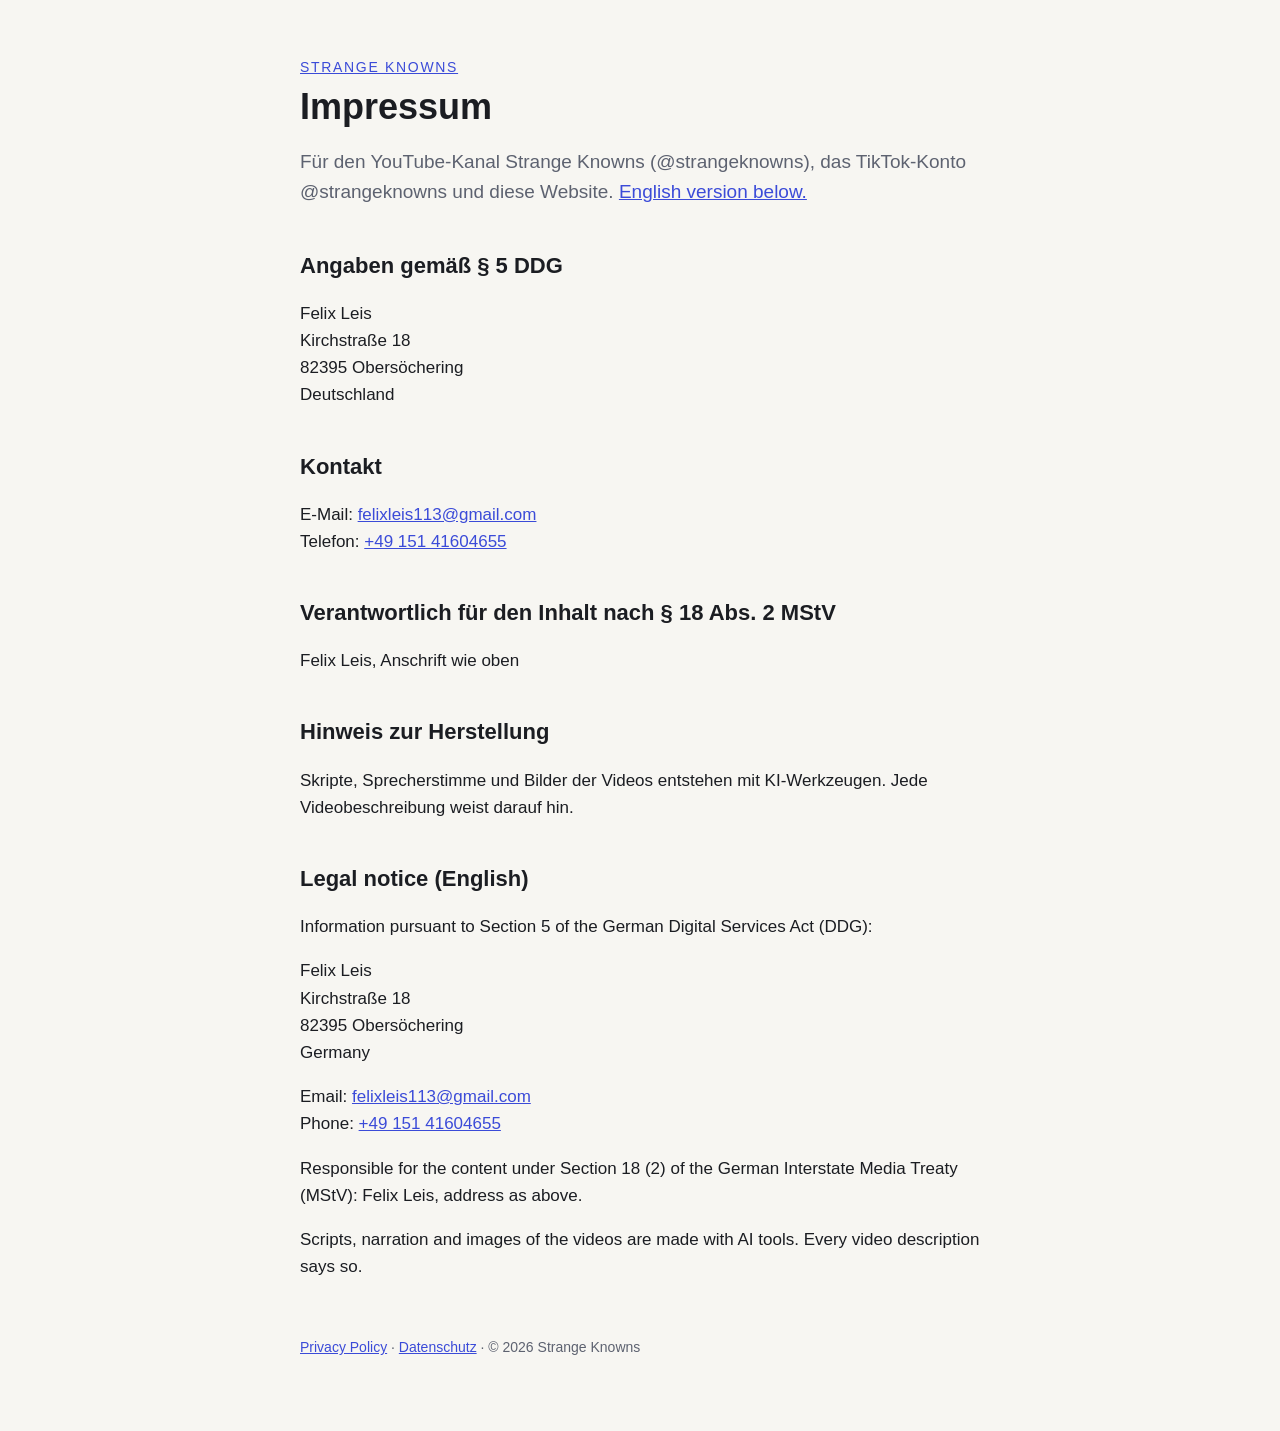
<file: impressum.html>
<!doctype html>
<html lang="de">
<head>
<meta charset="utf-8">
<meta name="viewport" content="width=device-width, initial-scale=1">
<title>Impressum · Strange Knowns</title>
<link rel="stylesheet" href="style.css">
</head>
<body>
<main>
  <header>
    <div class="brand"><a href="index.html">Strange Knowns</a></div>
    <h1>Impressum</h1>
    <p class="lead">Für den YouTube-Kanal Strange Knowns (@strangeknowns), das TikTok-Konto @strangeknowns und diese Website. <a href="#en">English version below.</a></p>
  </header>

  <h2>Angaben gemäß § 5 DDG</h2>
  <p>Felix Leis<br>
  Kirchstraße 18<br>
  82395 Obersöchering<br>
  Deutschland</p>

  <h2>Kontakt</h2>
  <p>E-Mail: <a href="mailto:felixleis113@gmail.com">felixleis113@gmail.com</a><br>
  Telefon: <a href="tel:+4915141604655">+49 151 41604655</a></p>

  <h2>Verantwortlich für den Inhalt nach § 18 Abs. 2 MStV</h2>
  <p>Felix Leis, Anschrift wie oben</p>

  <h2>Hinweis zur Herstellung</h2>
  <p>Skripte, Sprecherstimme und Bilder der Videos entstehen mit KI-Werkzeugen. Jede Videobeschreibung weist darauf hin.</p>

  <h2 id="en">Legal notice (English)</h2>
  <p>Information pursuant to Section 5 of the German Digital Services Act (DDG):</p>
  <p>Felix Leis<br>
  Kirchstraße 18<br>
  82395 Obersöchering<br>
  Germany</p>
  <p>Email: <a href="mailto:felixleis113@gmail.com">felixleis113@gmail.com</a><br>
  Phone: <a href="tel:+4915141604655">+49 151 41604655</a></p>
  <p>Responsible for the content under Section 18 (2) of the German Interstate Media Treaty (MStV): Felix Leis, address as above.</p>
  <p>Scripts, narration and images of the videos are made with AI tools. Every video description says so.</p>

  <footer><a href="privacy.html">Privacy Policy</a> · <a href="privacy.html#de">Datenschutz</a> · © 2026 Strange Knowns</footer>
</main>
</body>
</html>
</file>
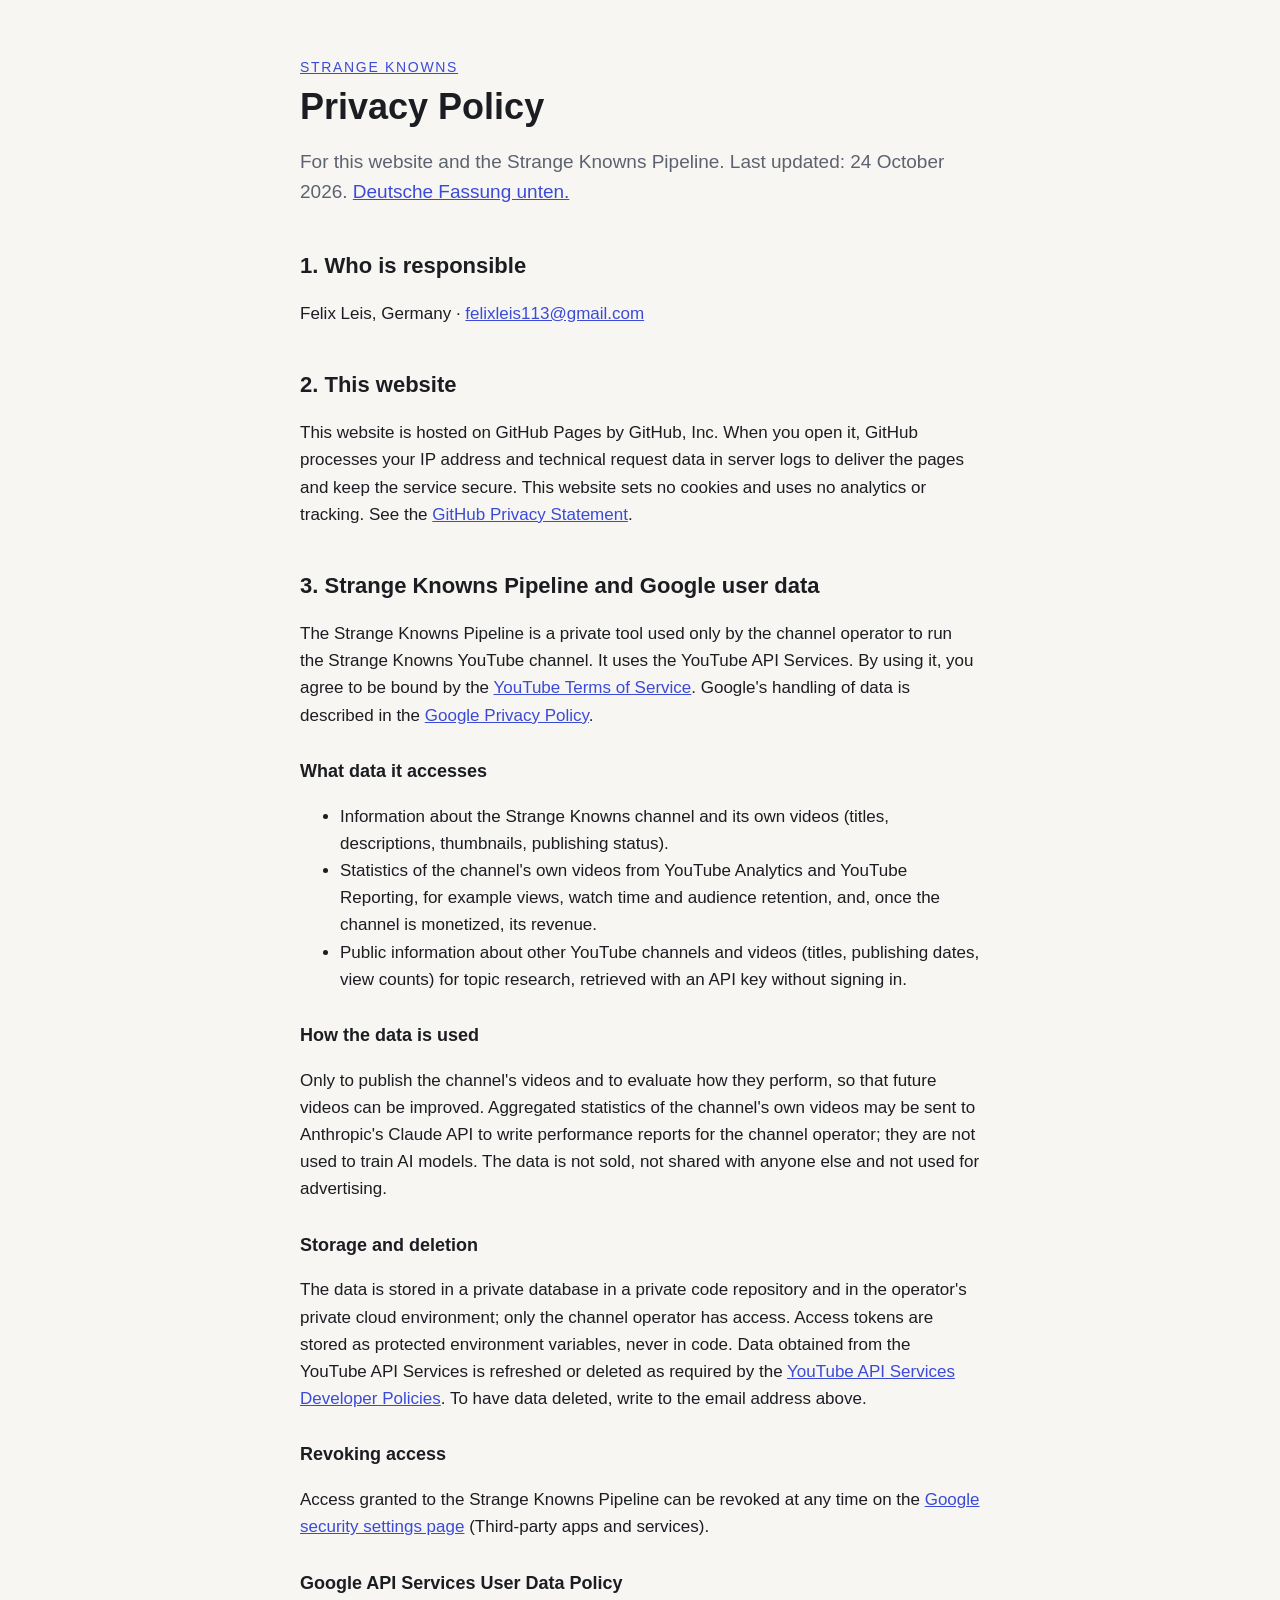
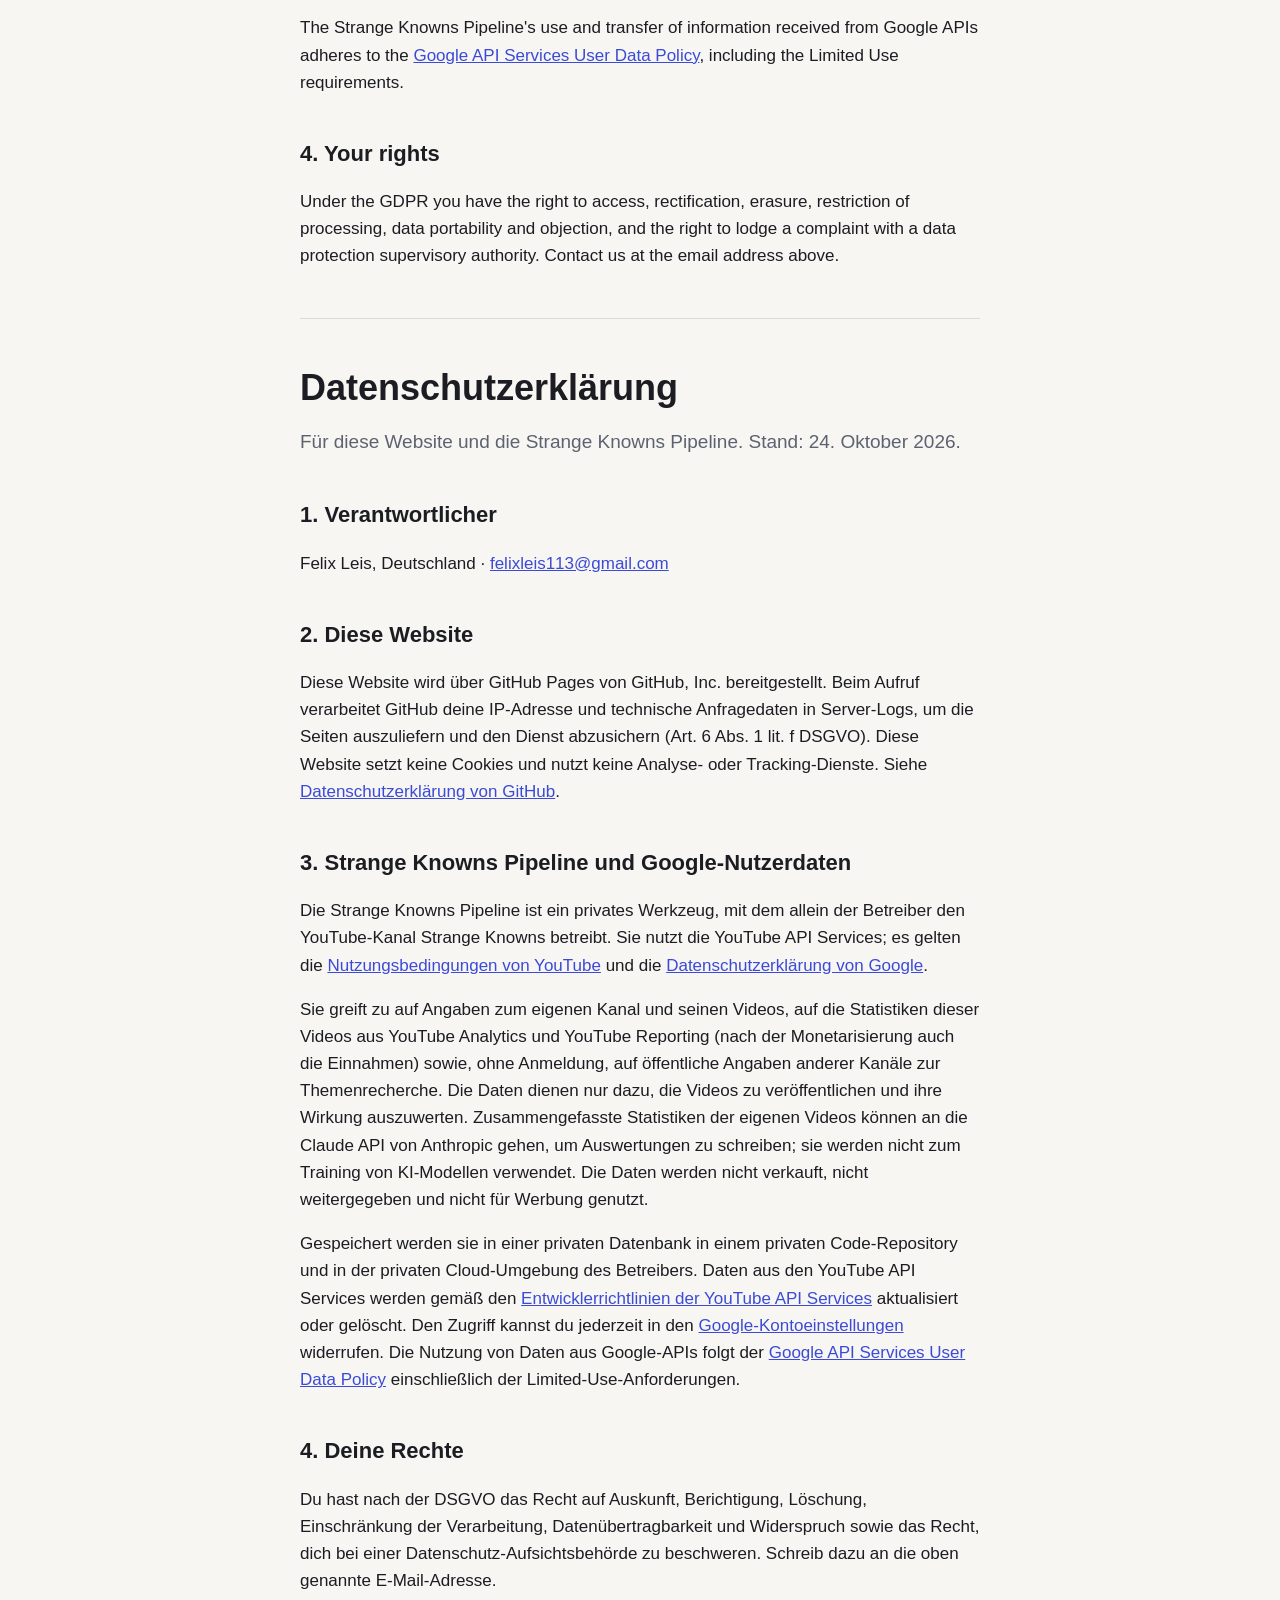
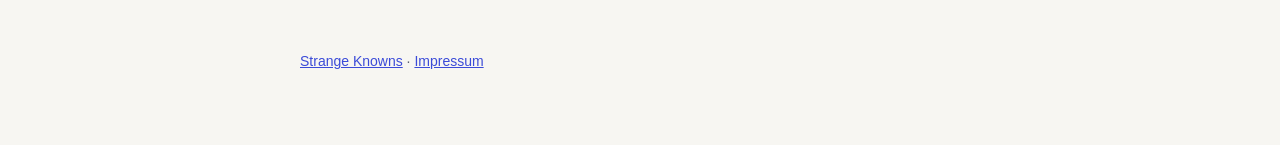
<file: privacy.html>
<!doctype html>
<html lang="en">
<head>
<meta charset="utf-8">
<meta name="viewport" content="width=device-width, initial-scale=1">
<title>Privacy Policy · Strange Knowns</title>
<link rel="stylesheet" href="style.css">
</head>
<body>
<main>
  <header>
    <div class="brand"><a href="index.html">Strange Knowns</a></div>
    <h1>Privacy Policy</h1>
    <p class="lead">For this website and the Strange Knowns Pipeline. Last updated: 24 October 2026. <a href="#de">Deutsche Fassung unten.</a></p>
  </header>

  <h2>1. Who is responsible</h2>
  <p>Felix Leis, Germany · <a href="mailto:felixleis113@gmail.com">felixleis113@gmail.com</a></p>

  <h2>2. This website</h2>
  <p>This website is hosted on GitHub Pages by GitHub, Inc. When you open it, GitHub processes your IP address and technical request data in server logs to deliver the pages and keep the service secure. This website sets no cookies and uses no analytics or tracking. See the <a href="https://docs.github.com/en/site-policy/privacy-policies/github-general-privacy-statement">GitHub Privacy Statement</a>.</p>

  <h2>3. Strange Knowns Pipeline and Google user data</h2>
  <p>The Strange Knowns Pipeline is a private tool used only by the channel operator to run the Strange Knowns YouTube channel. It uses the YouTube API Services. By using it, you agree to be bound by the <a href="https://www.youtube.com/t/terms">YouTube Terms of Service</a>. Google's handling of data is described in the <a href="https://policies.google.com/privacy">Google Privacy Policy</a>.</p>

  <h3>What data it accesses</h3>
  <ul>
    <li>Information about the Strange Knowns channel and its own videos (titles, descriptions, thumbnails, publishing status).</li>
    <li>Statistics of the channel's own videos from YouTube Analytics and YouTube Reporting, for example views, watch time and audience retention, and, once the channel is monetized, its revenue.</li>
    <li>Public information about other YouTube channels and videos (titles, publishing dates, view counts) for topic research, retrieved with an API key without signing in.</li>
  </ul>

  <h3>How the data is used</h3>
  <p>Only to publish the channel's videos and to evaluate how they perform, so that future videos can be improved. Aggregated statistics of the channel's own videos may be sent to Anthropic's Claude API to write performance reports for the channel operator; they are not used to train AI models. The data is not sold, not shared with anyone else and not used for advertising.</p>

  <h3>Storage and deletion</h3>
  <p>The data is stored in a private database in a private code repository and in the operator's private cloud environment; only the channel operator has access. Access tokens are stored as protected environment variables, never in code. Data obtained from the YouTube API Services is refreshed or deleted as required by the <a href="https://developers.google.com/youtube/terms/developer-policies">YouTube API Services Developer Policies</a>. To have data deleted, write to the email address above.</p>

  <h3>Revoking access</h3>
  <p>Access granted to the Strange Knowns Pipeline can be revoked at any time on the <a href="https://myaccount.google.com/connections">Google security settings page</a> (Third-party apps and services).</p>

  <h3>Google API Services User Data Policy</h3>
  <p>The Strange Knowns Pipeline's use and transfer of information received from Google APIs adheres to the <a href="https://developers.google.com/terms/api-services-user-data-policy">Google API Services User Data Policy</a>, including the Limited Use requirements.</p>

  <h2>4. Your rights</h2>
  <p>Under the GDPR you have the right to access, rectification, erasure, restriction of processing, data portability and objection, and the right to lodge a complaint with a data protection supervisory authority. Contact us at the email address above.</p>

  <hr>

  <section id="de" lang="de">
    <h1>Datenschutzerklärung</h1>
    <p class="lead">Für diese Website und die Strange Knowns Pipeline. Stand: 24. Oktober 2026.</p>

    <h2>1. Verantwortlicher</h2>
    <p>Felix Leis, Deutschland · <a href="mailto:felixleis113@gmail.com">felixleis113@gmail.com</a></p>

    <h2>2. Diese Website</h2>
    <p>Diese Website wird über GitHub Pages von GitHub, Inc. bereitgestellt. Beim Aufruf verarbeitet GitHub deine IP-Adresse und technische Anfragedaten in Server-Logs, um die Seiten auszuliefern und den Dienst abzusichern (Art. 6 Abs. 1 lit. f DSGVO). Diese Website setzt keine Cookies und nutzt keine Analyse- oder Tracking-Dienste. Siehe <a href="https://docs.github.com/en/site-policy/privacy-policies/github-general-privacy-statement">Datenschutzerklärung von GitHub</a>.</p>

    <h2>3. Strange Knowns Pipeline und Google-Nutzerdaten</h2>
    <p>Die Strange Knowns Pipeline ist ein privates Werkzeug, mit dem allein der Betreiber den YouTube-Kanal Strange Knowns betreibt. Sie nutzt die YouTube API Services; es gelten die <a href="https://www.youtube.com/t/terms">Nutzungsbedingungen von YouTube</a> und die <a href="https://policies.google.com/privacy">Datenschutzerklärung von Google</a>.</p>
    <p>Sie greift zu auf Angaben zum eigenen Kanal und seinen Videos, auf die Statistiken dieser Videos aus YouTube Analytics und YouTube Reporting (nach der Monetarisierung auch die Einnahmen) sowie, ohne Anmeldung, auf öffentliche Angaben anderer Kanäle zur Themenrecherche. Die Daten dienen nur dazu, die Videos zu veröffentlichen und ihre Wirkung auszuwerten. Zusammengefasste Statistiken der eigenen Videos können an die Claude API von Anthropic gehen, um Auswertungen zu schreiben; sie werden nicht zum Training von KI-Modellen verwendet. Die Daten werden nicht verkauft, nicht weitergegeben und nicht für Werbung genutzt.</p>
    <p>Gespeichert werden sie in einer privaten Datenbank in einem privaten Code-Repository und in der privaten Cloud-Umgebung des Betreibers. Daten aus den YouTube API Services werden gemäß den <a href="https://developers.google.com/youtube/terms/developer-policies">Entwicklerrichtlinien der YouTube API Services</a> aktualisiert oder gelöscht. Den Zugriff kannst du jederzeit in den <a href="https://myaccount.google.com/connections">Google-Kontoeinstellungen</a> widerrufen. Die Nutzung von Daten aus Google-APIs folgt der <a href="https://developers.google.com/terms/api-services-user-data-policy">Google API Services User Data Policy</a> einschließlich der Limited-Use-Anforderungen.</p>

    <h2>4. Deine Rechte</h2>
    <p>Du hast nach der DSGVO das Recht auf Auskunft, Berichtigung, Löschung, Einschränkung der Verarbeitung, Datenübertragbarkeit und Widerspruch sowie das Recht, dich bei einer Datenschutz-Aufsichtsbehörde zu beschweren. Schreib dazu an die oben genannte E-Mail-Adresse.</p>
  </section>

  <footer><a href="index.html">Strange Knowns</a> · <a href="impressum.html">Impressum</a></footer>
</main>
</body>
</html>
</file>
<file: style.css>
:root {
  --bg: #f7f6f2;
  --ink: #1b1d22;
  --muted: #5d6270;
  --accent: #3b4bd8;
  --rule: #dcdad3;
}
@media (prefers-color-scheme: dark) {
  :root {
    --bg: #111318;
    --ink: #e8e9ee;
    --muted: #a2a7b4;
    --accent: #9aa6ff;
    --rule: #2a2e38;
  }
}
* { box-sizing: border-box; }
body {
  margin: 0;
  background: var(--bg);
  color: var(--ink);
  font: 17px/1.6 -apple-system, BlinkMacSystemFont, "Segoe UI", Roboto, Helvetica, Arial, sans-serif;
}
main { max-width: 720px; margin: 0 auto; padding: 56px 20px 72px; }
header { margin-bottom: 32px; }
.brand { font-size: 14px; letter-spacing: 0.12em; text-transform: uppercase; color: var(--muted); }
h1 { font-size: 36px; line-height: 1.15; margin: 8px 0 12px; }
h2 { font-size: 22px; margin: 40px 0 8px; }
h3 { font-size: 18px; margin: 28px 0 6px; }
p, li { color: var(--ink); }
.lead { font-size: 19px; color: var(--muted); }
a { color: var(--accent); }
hr { border: 0; border-top: 1px solid var(--rule); margin: 48px 0; }
nav { display: flex; gap: 20px; flex-wrap: wrap; font-size: 15px; }
footer { margin-top: 56px; font-size: 14px; color: var(--muted); }
</file>
